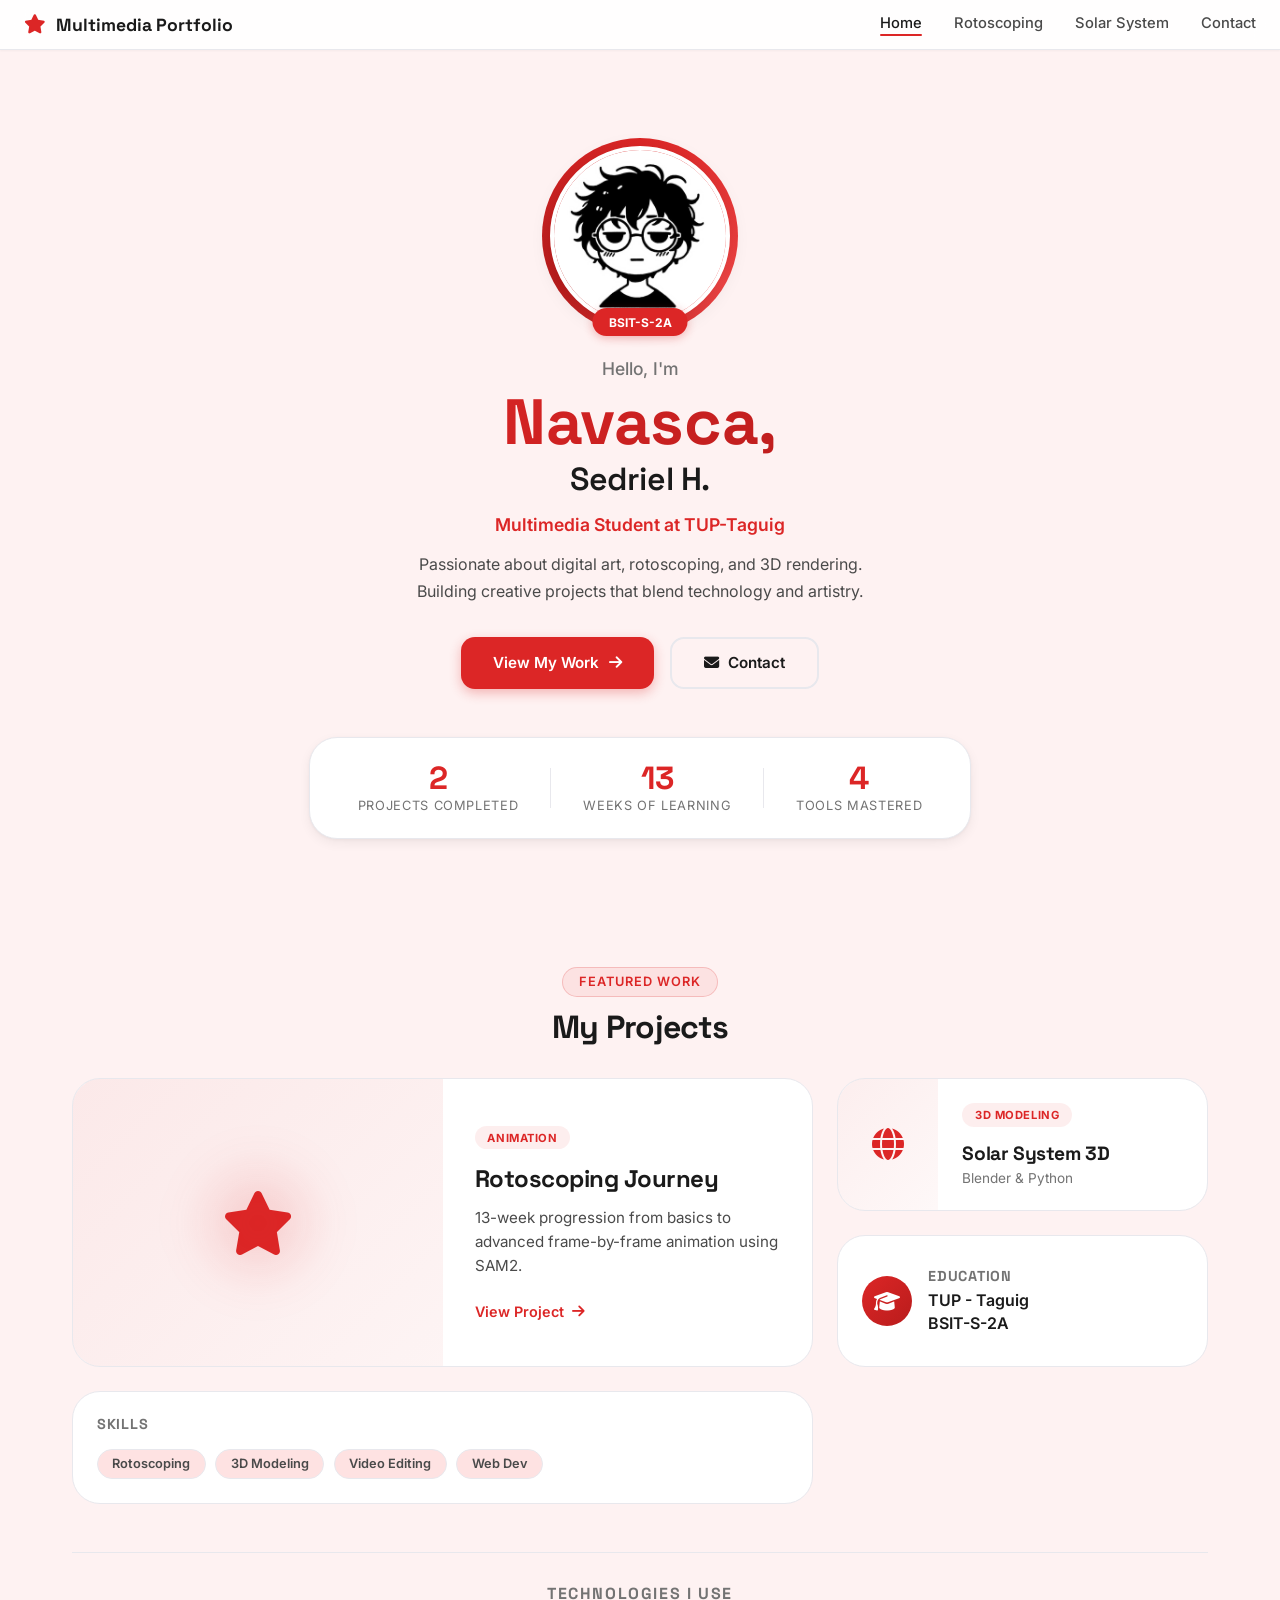
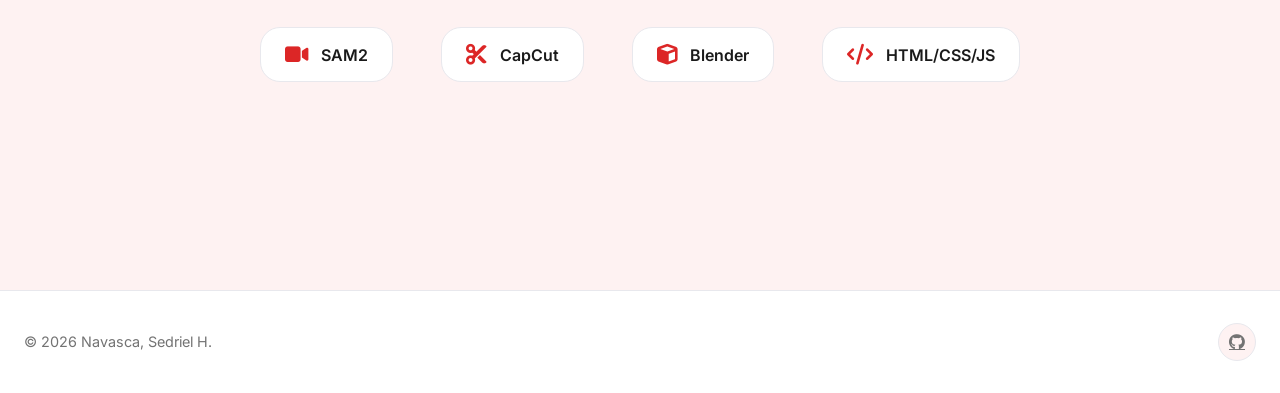
<file: index.html>
<!DOCTYPE html>
<html lang="en">
<head>
  <meta charset="UTF-8">
  <meta name="viewport" content="width=device-width, initial-scale=1.0">
  <meta name="description" content="Multimedia Portfolio — showcasing rotoscoping and 3D solar system animation projects with cutting-edge digital art techniques.">
  <title>Multimedia Portfolio</title>
  <link rel="stylesheet" href="css/style.css">
  <link rel="stylesheet" href="https://cdnjs.cloudflare.com/ajax/libs/font-awesome/6.4.0/css/all.min.css">
</head>
<body>

  <!-- Navbar -->
  <nav class="nav-glass" id="navbar">
    <div class="nav-inner">
      <a href="index.html" class="nav-logo">
        <i class="fas fa-star"></i>
        <span>Multimedia Portfolio</span>
      </a>
      <button class="nav-toggle" id="navToggle" aria-label="Toggle navigation">
        <i class="fas fa-bars"></i>
      </button>
      <div class="nav-links" id="navLinks">
        <a href="index.html" class="active">Home</a>
        <a href="rotoscoping.html">Rotoscoping</a>
        <a href="solar-system.html">Solar System</a>
        <a href="contact.html">Contact</a>
      </div>
    </div>
  </nav>

  <!-- Main Content -->
  <main class="main-unique">
    <!-- ── HERO SECTION ── -->
    <section class="hero-unique">
      <div class="hero-container-unique">
        <!-- Profile Image Circle -->
        <div class="profile-circle-wrap reveal">
          <div class="profile-ring"></div>
          <img class="profile-circle-img" src="images/profile.jpg" alt="Navasca, Sedriel H." />
          <div class="profile-badge-float">BSIT-S-2A</div>
        </div>
        
        <!-- Main Title -->
        <div class="hero-text-unique">
          <p class="hero-greeting reveal">Hello, I'm</p>
          <h1 class="hero-name-unique reveal">
            <span class="name-highlight">Navasca,</span>
            <span class="name-sub">Sedriel H.</span>
          </h1>
          <p class="hero-tagline reveal">Multimedia Student at TUP-Taguig</p>
          <p class="hero-desc-unique reveal">Passionate about digital art, rotoscoping, and 3D rendering. Building creative projects that blend technology and artistry.</p>
          
          <!-- Action Buttons -->
          <div class="hero-actions-unique reveal">
            <a href="rotoscoping.html" class="btn-unique btn-main">
              <span>View My Work</span>
              <i class="fas fa-arrow-right"></i>
            </a>
            <a href="contact.html" class="btn-unique btn-outline-unique">
              <i class="fas fa-envelope"></i>
              <span>Contact</span>
            </a>
          </div>
        </div>
      </div>
      
      <!-- Stats Bar -->
      <div class="stats-bar-unique reveal">
        <div class="stat-bar-item">
          <span class="stat-bar-num">2</span>
          <span class="stat-bar-label">Projects Completed</span>
        </div>
        <div class="stat-divider"></div>
        <div class="stat-bar-item">
          <span class="stat-bar-num">13</span>
          <span class="stat-bar-label">Weeks of Learning</span>
        </div>
        <div class="stat-divider"></div>
        <div class="stat-bar-item">
          <span class="stat-bar-num">4</span>
          <span class="stat-bar-label">Tools Mastered</span>
        </div>
      </div>
    </section>

    <!-- ── BENTO GRID SECTION ── -->
    <section class="bento-section-unique">
      <!-- Projects Grid -->
      <div class="bento-header reveal">
        <span class="bento-eyebrow">Featured Work</span>
        <h2>My Projects</h2>
      </div>
      
      <div class="bento-grid-unique">
        <!-- Large Project Card -->
        <a href="rotoscoping.html" class="bento-card-unique bento-large reveal">
          <div class="bento-card-visual">
            <i class="fas fa-star"></i>
            <div class="bento-card-glow"></div>
          </div>
          <div class="bento-card-content">
            <span class="bento-card-tag">Animation</span>
            <h3>Rotoscoping Journey</h3>
            <p>13-week progression from basics to advanced frame-by-frame animation using SAM2.</p>
            <span class="bento-card-link">View Project <i class="fas fa-arrow-right"></i></span>
          </div>
        </a>
        
        <!-- Small Project Card -->
        <a href="solar-system.html" class="bento-card-unique bento-small reveal">
          <div class="bento-card-visual-sm">
            <i class="fas fa-globe"></i>
          </div>
          <div class="bento-card-content-sm">
            <span class="bento-card-tag">3D Modeling</span>
            <h3>Solar System 3D</h3>
            <p>Blender & Python</p>
          </div>
        </a>
        
        <!-- Info Card -->
        <div class="bento-card-unique bento-info reveal">
          <div class="bento-info-icon">
            <i class="fas fa-graduation-cap"></i>
          </div>
          <div class="bento-info-content">
            <h4>Education</h4>
            <p>TUP - Taguig<br>BSIT-S-2A</p>
          </div>
        </div>
        
        <!-- Skills Card -->
        <div class="bento-card-unique bento-skills reveal">
          <h4>Skills</h4>
          <div class="skills-bento-list">
            <span class="skill-bento-tag">Rotoscoping</span>
            <span class="skill-bento-tag">3D Modeling</span>
            <span class="skill-bento-tag">Video Editing</span>
            <span class="skill-bento-tag">Web Dev</span>
          </div>
        </div>
      </div>
      
      <!-- Tools Section -->
      <div class="tools-section-unique reveal">
        <h3 class="tools-title-unique">Technologies I Use</h3>
        <div class="tools-marquee">
          <div class="tool-marquee-item">
            <i class="fas fa-video"></i>
            <span>SAM2</span>
          </div>
          <div class="tool-marquee-item">
            <i class="fas fa-cut"></i>
            <span>CapCut</span>
          </div>
          <div class="tool-marquee-item">
            <i class="fas fa-cube"></i>
            <span>Blender</span>
          </div>
          <div class="tool-marquee-item">
            <i class="fas fa-code"></i>
            <span>HTML/CSS/JS</span>
          </div>
        </div>
      </div>
    </section>
  </main>

  <!-- Footer -->
  <footer class="footer-glass">
    <div class="footer-inner">
      <p>&copy; <span id="current-year"></span> Navasca, Sedriel H.</p>
      <div class="footer-socials">
        <a href="https://github.com/Raisins69" target="_blank" aria-label="GitHub"><i class="fab fa-github"></i></a>
      </div>
    </div>
  </footer>

  <script>
    // Set current year
    document.getElementById('current-year').textContent = new Date().getFullYear();

    // Mobile nav toggle
    const navToggle = document.getElementById('navToggle');
    const navLinks = document.getElementById('navLinks');
    navToggle.addEventListener('click', () => {
      navLinks.classList.toggle('active');
    });

    // Reveal animation on scroll
    const revealElements = document.querySelectorAll('.reveal');
    
    const revealOnScroll = () => {
      revealElements.forEach(el => {
        const windowHeight = window.innerHeight;
        const elementTop = el.getBoundingClientRect().top;
        const revealPoint = 150;
        
        if (elementTop < windowHeight - revealPoint) {
          el.classList.add('visible');
        }
      });
    };
    
    // Initial check and scroll listener
    revealOnScroll();
    window.addEventListener('scroll', revealOnScroll);
  </script>
</body>
</html>
</file>
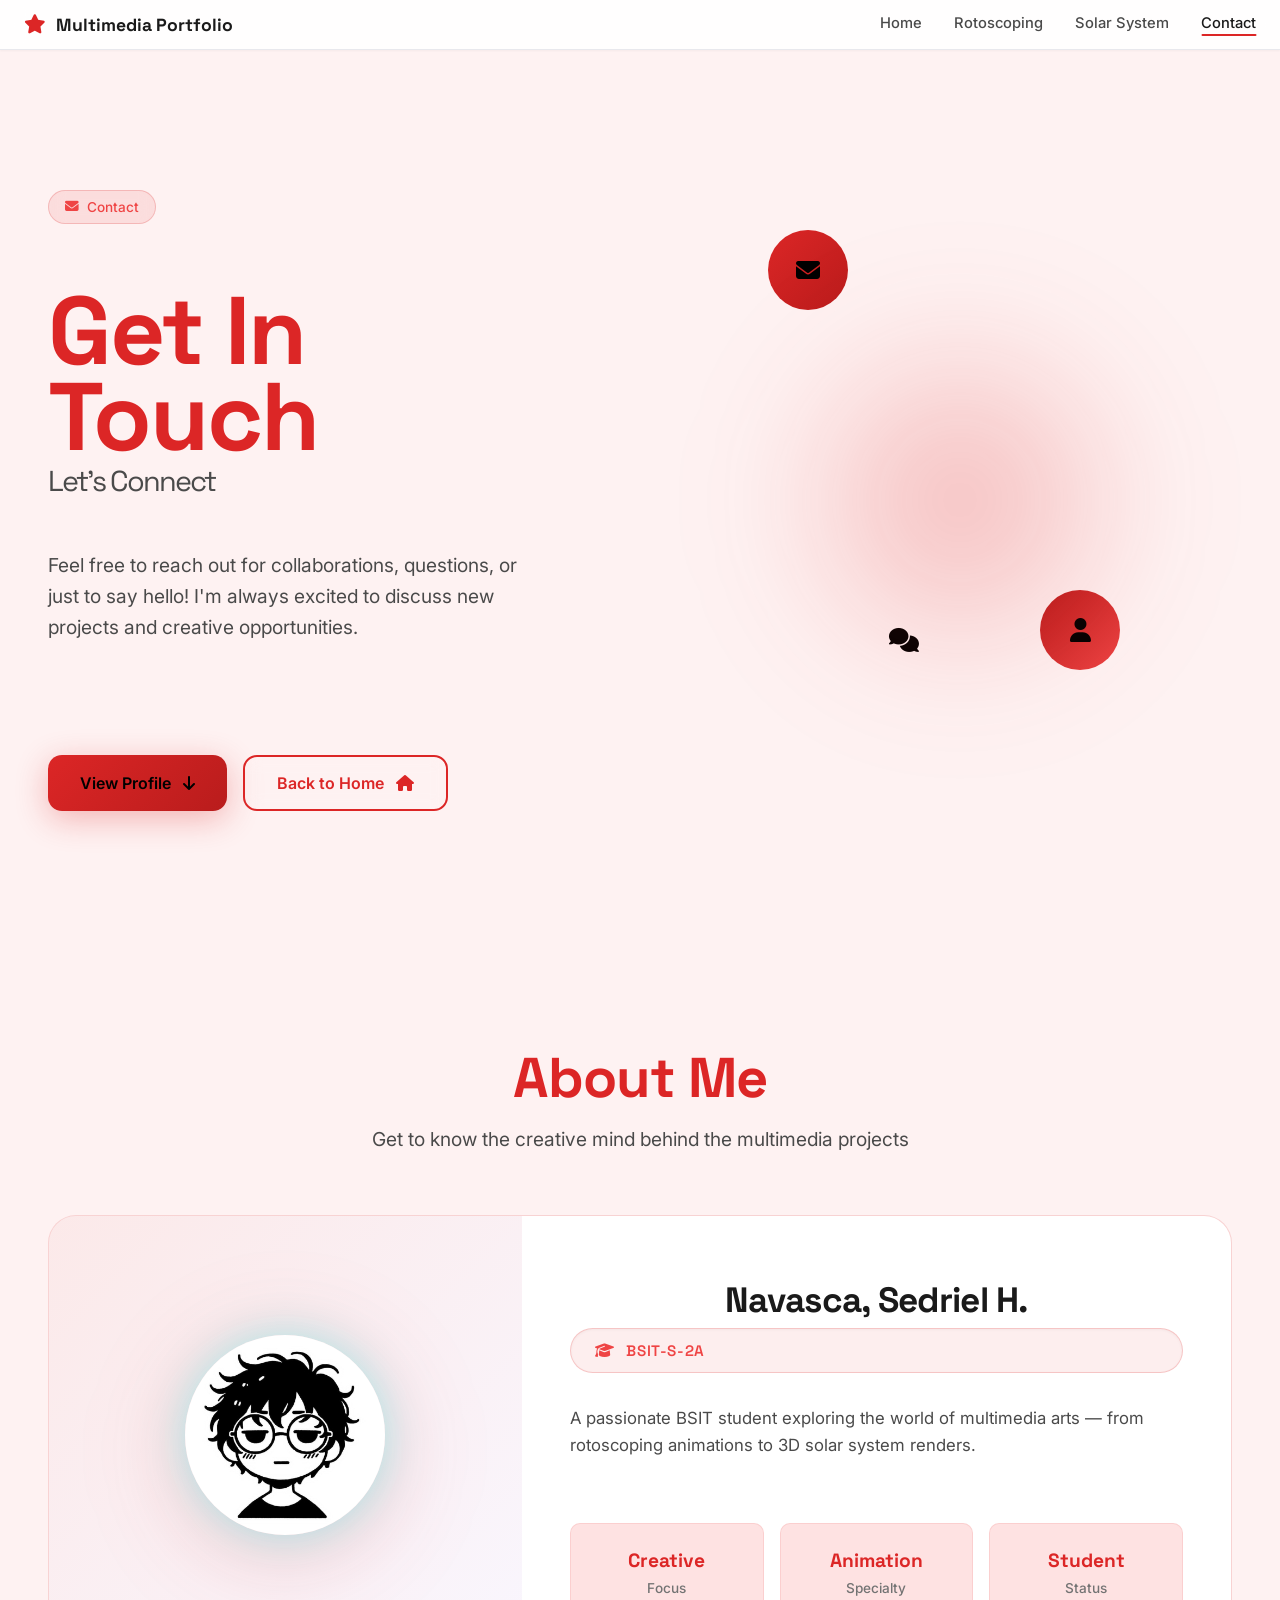
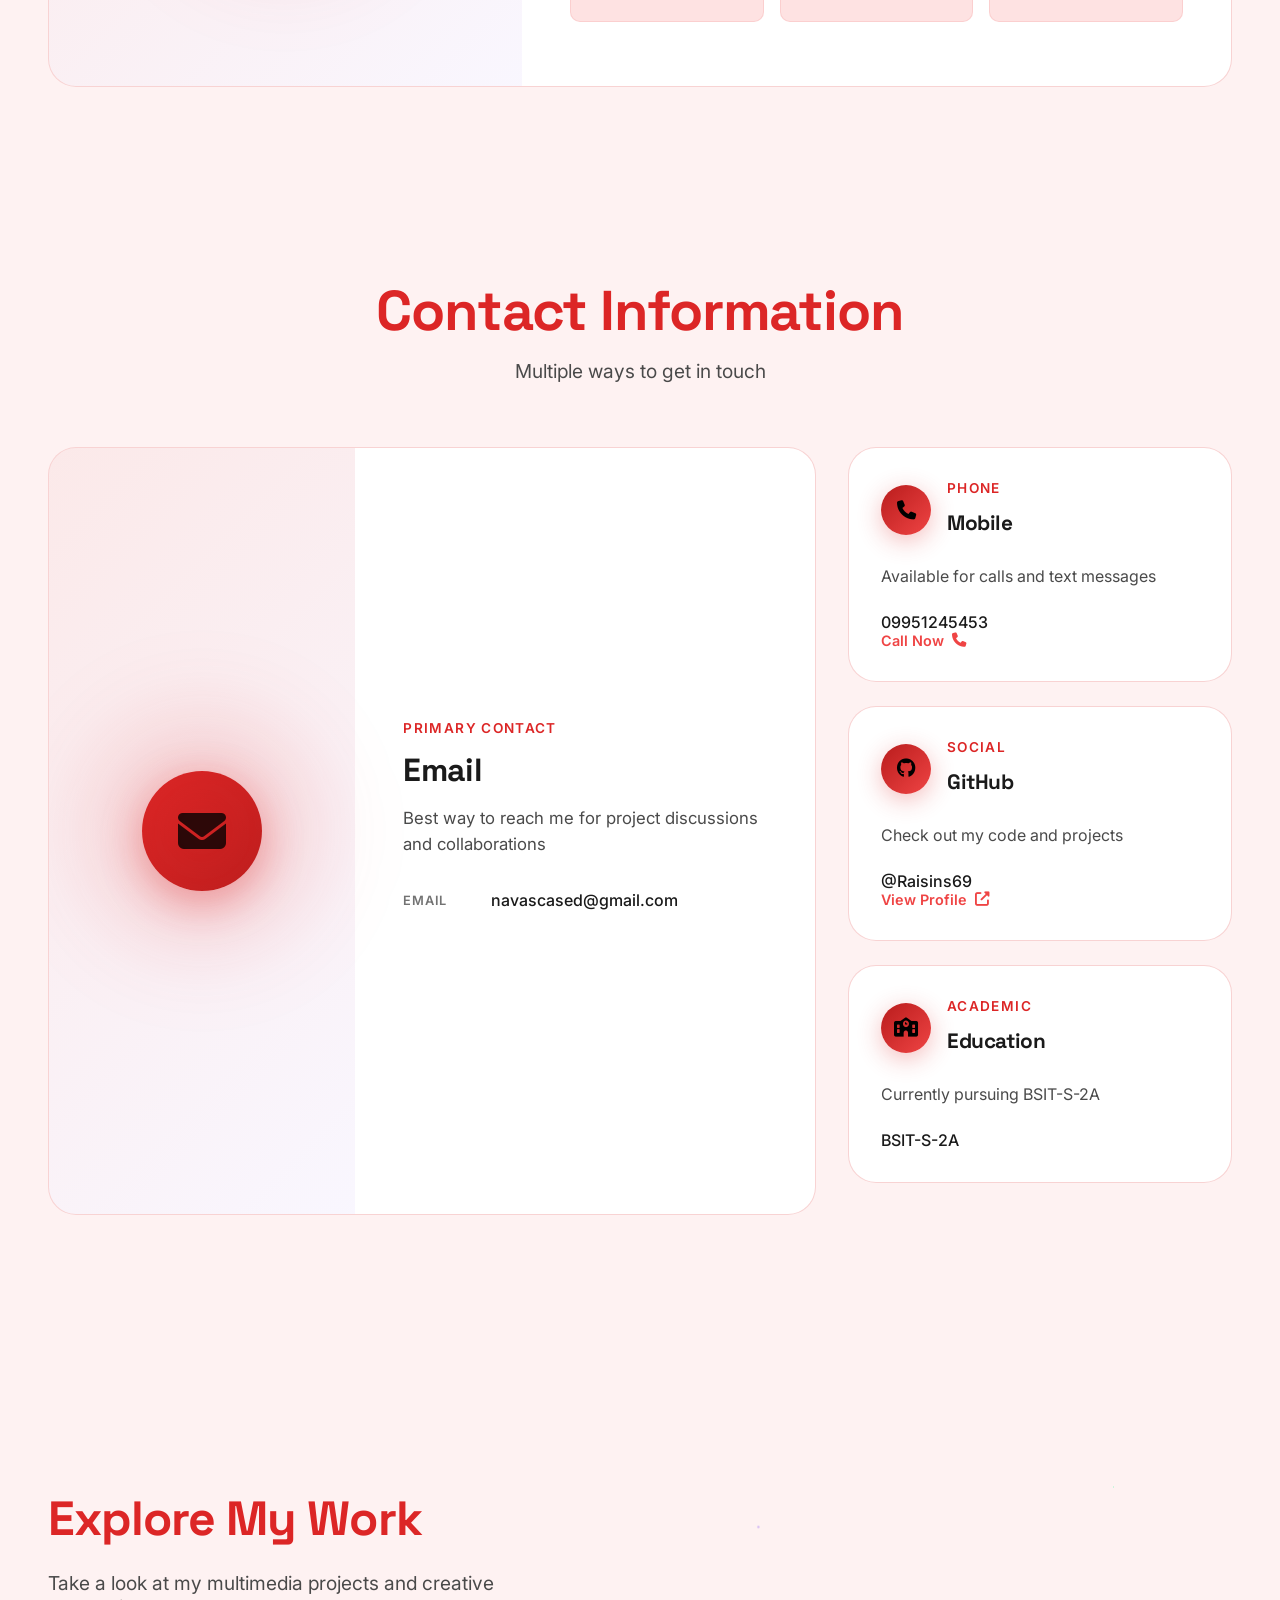
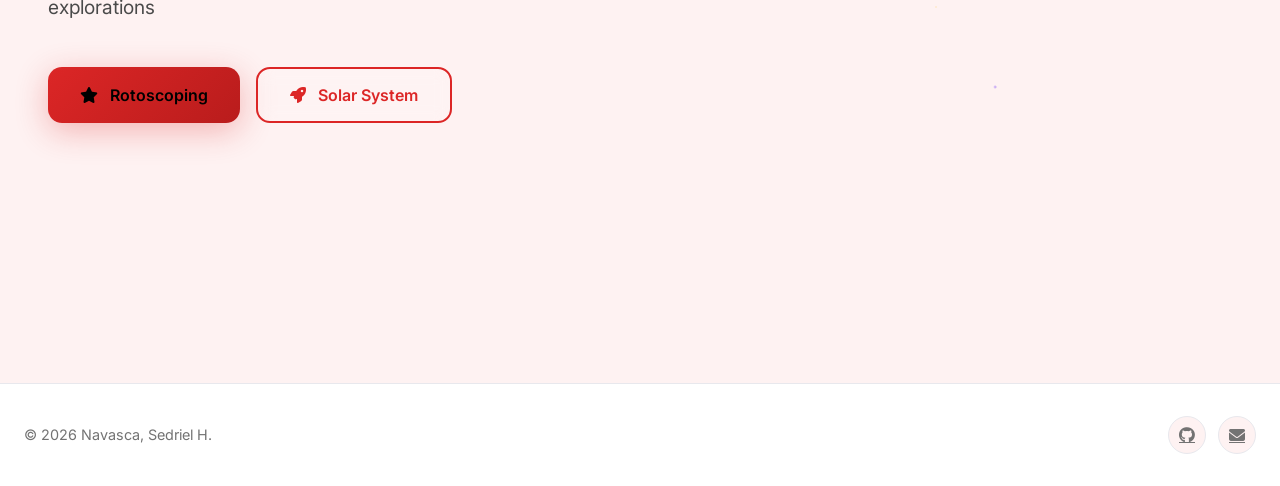
<file: contact.html>
<!DOCTYPE html>
<html lang="en">
<head>
  <meta charset="UTF-8">
  <meta name="viewport" content="width=device-width, initial-scale=1.0">
  <meta name="description" content="Contact Navasca, Sedriel H. — BSIT-S-2A student and multimedia portfolio creator.">
  <!-- <link rel="icon" type="image/x-icon" href="/multimedia/images/favicon.png"> -->
  <title>Contact | Multimedia Portfolio</title>
  <link rel="stylesheet" href="css/style.css">
  <link rel="stylesheet" href="https://cdnjs.cloudflare.com/ajax/libs/font-awesome/6.4.0/css/all.min.css">
  <style>
    /* ---- Contact Page Specific Styles ---- */
    .contact-profile-card {
      max-width: 520px;
      margin: 0 auto;
      text-align: center;
    }

    .profile-picture-wrapper {
      position: relative;
      width: 200px;
      height: 200px;
      margin: 0 auto 2rem;
    }

    .profile-picture-ring {
      position: absolute;
      inset: -6px;
      border-radius: 50%;
      background: linear-gradient(135deg, var(--cyan-neon), var(--magenta-deep), var(--magenta-electric));
      animation: ringRotate 6s linear infinite;
      z-index: 0;
    }

    @keyframes ringRotate {
      from { transform: rotate(0deg); }
      to { transform: rotate(360deg); }
    }

    .profile-picture-ring::before {
      content: '';
      position: absolute;
      inset: 3px;
      border-radius: 50%;
      background: var(--cyber-dark);
    }

    .profile-picture {
      position: relative;
      width: 200px;
      height: 200px;
      border-radius: 50%;
      object-fit: cover;
      z-index: 1;
      box-shadow:
        0 0 40px rgba(0, 255, 255, 0.25),
        0 0 80px rgba(0, 255, 255, 0.08);
      transition: var(--transition-smooth);
    }

    .profile-picture:hover {
      transform: scale(1.04);
      box-shadow:
        0 0 50px rgba(0, 255, 255, 0.35),
        0 0 100px rgba(0, 255, 255, 0.12);
    }

    .profile-name {
      font-family: 'Space Grotesk', sans-serif;
      font-size: 2.2rem;
      font-weight: 800;
      margin-bottom: 0.5rem;
      letter-spacing: -0.02em;
    }

    .profile-section-badge {
      display: inline-flex;
      align-items: center;
      gap: 0.5rem;
      padding: 0.5rem 1.5rem;
      border-radius: var(--radius-full);
      font-size: 0.95rem;
      font-weight: 600;
      font-family: 'Space Grotesk', sans-serif;
      color: var(--cyan-soft);
      background: var(--cyan-faint);
      border: 1px solid rgba(0, 255, 255, 0.2);
      box-shadow: var(--neo-inset);
      letter-spacing: 0.04em;
    }

    .profile-divider {
      width: 80px;
      height: 3px;
      margin: 2rem auto;
      border-radius: 3px;
      background: linear-gradient(90deg, var(--cyan-neon), var(--magenta-deep));
      opacity: 0.5;
    }

    .contact-info-grid {
      display: grid;
      grid-template-columns: 1fr;
      gap: 1rem;
      max-width: 440px;
      margin: 0 auto;
    }

    .contact-info-item {
      display: flex;
      align-items: center;
      gap: 1rem;
      padding: 1rem 1.25rem;
      background: var(--glass-bg);
      backdrop-filter: blur(var(--glass-blur));
      -webkit-backdrop-filter: blur(var(--glass-blur));
      border: 1px solid rgba(0, 255, 255, 0.12);
      border-radius: var(--radius-md);
      box-shadow: var(--neo-flat);
      transition: var(--transition-smooth);
      text-decoration: none;
      color: var(--text-primary);
    }

    .contact-info-item:hover {
      transform: translateY(-3px);
      box-shadow: var(--neo-raised);
      border-color: rgba(0, 255, 255, 0.3);
    }

    .contact-info-item .icon-circle {
      width: 44px;
      height: 44px;
      border-radius: 50%;
      display: flex;
      align-items: center;
      justify-content: center;
      font-size: 1.1rem;
      flex-shrink: 0;
      background: linear-gradient(135deg, var(--cyan-neon), var(--magenta-deep));
      color: #000;
      box-shadow: 0 4px 12px rgba(0, 255, 255, 0.25);
    }

    .contact-info-item .info-text {
      display: flex;
      flex-direction: column;
    }

    .contact-info-item .info-label {
      font-size: 0.75rem;
      color: var(--text-muted);
      text-transform: uppercase;
      letter-spacing: 0.06em;
      font-weight: 600;
    }

    .contact-info-item .info-value {
      font-size: 0.95rem;
      color: var(--text-primary);
      font-weight: 500;
    }

    /* Floating particles behind profile card */
    .contact-particles {
      position: absolute;
      inset: 0;
      pointer-events: none;
      overflow: hidden;
      border-radius: inherit;
    }

    .contact-particles .particle {
      position: absolute;
      border-radius: 50%;
      opacity: 0.08;
      animation: particleFloat 8s ease-in-out infinite;
    }

    @keyframes particleFloat {
      0%, 100% { transform: translateY(0) scale(1); }
      50% { transform: translateY(-20px) scale(1.15); }
    }
  </style>
</head>
<body>

  <!-- Navbar -->
  <nav class="nav-glass" id="navbar">
    <div class="nav-inner">
      <a href="index.html" class="nav-logo">
        <i class="fas fa-star"></i>
        <span>Multimedia Portfolio</span>
      </a>
      <button class="nav-toggle" id="navToggle" aria-label="Toggle navigation">
        <i class="fas fa-bars"></i>
      </button>
      <div class="nav-links" id="navLinks">
        <a href="index.html">Home</a>
        <a href="rotoscoping.html">Rotoscoping</a>
        <a href="solar-system.html">Solar System</a>
        <a href="contact.html" class="active">Contact</a>
      </div>
    </div>
  </nav>

  <!-- New Dynamic Layout -->
  <div class="dynamic-layout">
    
    <!-- Split Hero Section -->
    <section class="split-hero">
      <div class="hero-left">
        <div class="hero-content">
          <div class="hero-badge">
            <i class="fas fa-envelope"></i>
            <span>Contact</span>
          </div>
          <h1 class="hero-title">
            <span class="gradient-text">Get In Touch</span>
            <span class="hero-subtitle">Let's Connect</span>
          </h1>
          <p class="hero-description">
            Feel free to reach out for collaborations, questions, or just to say hello! I'm always excited to discuss new projects and creative opportunities.
          </p>
          <div class="hero-actions">
            <a href="#profile" class="btn-modern btn-primary">
              <span>View Profile</span>
              <i class="fas fa-arrow-down"></i>
            </a>
            <a href="index.html" class="btn-modern btn-outline">
              <span>Back to Home</span>
              <i class="fas fa-home"></i>
            </a>
          </div>
        </div>
      </div>
      <div class="hero-right">
        <div class="hero-visual">
          <div class="floating-elements">
            <div class="float-element element-1">
              <i class="fas fa-envelope"></i>
            </div>
            <div class="float-element element-2">
              <i class="fas fa-user"></i>
            </div>
            <div class="float-element element-3">
              <i class="fas fa-comments"></i>
            </div>
          </div>
          <div class="hero-glow"></div>
        </div>
      </div>
    </section>

    <!-- Profile Section -->
    <section id="profile" class="profile-section">
      <div class="profile-header">
        <h2 class="profile-title">
          <span class="gradient-text">About Me</span>
        </h2>
        <p class="profile-subtitle">Get to know the creative mind behind the multimedia projects</p>
      </div>
      
      <div class="profile-container">
        <div class="profile-main">
          <div class="profile-visual">
            <div class="profile-picture-wrapper">
              <div class="profile-picture-ring"></div>
              <img 
                src="images/profile.jpg" 
                alt="Navasca, Sedriel H. — Profile Picture" 
                class="profile-picture"
              >
            </div>
            <div class="profile-glow"></div>
          </div>
          <div class="profile-content">
            <h3 class="profile-name">Navasca, Sedriel H.</h3>
            <div class="profile-badge">
              <i class="fas fa-graduation-cap"></i>
              <span>BSIT-S-2A</span>
            </div>
            <p class="profile-desc">
              A passionate BSIT student exploring the world of multimedia arts — from rotoscoping animations to 3D solar system renders.
            </p>
            <div class="profile-stats">
              <div class="profile-stat">
                <span class="stat-number">Creative</span>
                <span class="stat-label">Focus</span>
              </div>
              <div class="profile-stat">
                <span class="stat-number">Animation</span>
                <span class="stat-label">Specialty</span>
              </div>
              <div class="profile-stat">
                <span class="stat-number">Student</span>
                <span class="stat-label">Status</span>
              </div>
            </div>
          </div>
        </div>
      </div>
    </section>

    <!-- Contact Info Section -->
    <section class="contact-info-section">
      <div class="contact-info-header">
        <h2 class="contact-info-title">
          <span class="gradient-text">Contact Information</span>
        </h2>
        <p class="contact-info-subtitle">Multiple ways to get in touch</p>
      </div>
      
      <div class="contact-grid">
        <div class="contact-card-large">
          <div class="contact-visual">
            <div class="contact-icon-large">
              <i class="fas fa-envelope"></i>
            </div>
            <div class="contact-glow"></div>
          </div>
          <div class="contact-content">
            <div class="contact-category">Primary Contact</div>
            <h3 class="contact-title">Email</h3>
            <p class="contact-desc">
              Best way to reach me for project discussions and collaborations
            </p>
            <div class="contact-details">
              <div class="contact-detail">
                <span class="detail-label">Email</span>
                <span class="detail-value">navascased@gmail.com</span>
              </div>
            </div>
          </div>
        </div>

        <div class="contact-cards-grid">
          <div class="contact-card-vertical">
            <div class="contact-header">
              <div class="contact-icon-small">
                <i class="fas fa-phone"></i>
              </div>
              <div class="contact-meta">
                <span class="contact-category">Phone</span>
                <h3 class="contact-title-small">Mobile</h3>
              </div>
            </div>
            <p class="contact-desc-small">
              Available for calls and text messages
            </p>
            <div class="contact-details-small">
              <span class="detail-value">09951245453</span>
            </div>
            <a href="tel:09951245453" class="contact-link-small">
              <span>Call Now</span>
              <i class="fas fa-phone"></i>
            </a>
          </div>

          <div class="contact-card-vertical">
            <div class="contact-header">
              <div class="contact-icon-small">
                <i class="fab fa-github"></i>
              </div>
              <div class="contact-meta">
                <span class="contact-category">Social</span>
                <h3 class="contact-title-small">GitHub</h3>
              </div>
            </div>
            <p class="contact-desc-small">
              Check out my code and projects
            </p>
            <div class="contact-details-small">
              <span class="detail-value">@Raisins69</span>
            </div>
            <a href="https://github.com/Raisins69" target="_blank" rel="noopener noreferrer" class="contact-link-small">
              <span>View Profile</span>
              <i class="fas fa-external-link-alt"></i>
            </a>
          </div>

          <div class="contact-card-vertical">
            <div class="contact-header">
              <div class="contact-icon-small">
                <i class="fas fa-school"></i>
              </div>
              <div class="contact-meta">
                <span class="contact-category">Academic</span>
                <h3 class="contact-title-small">Education</h3>
              </div>
            </div>
            <p class="contact-desc-small">
              Currently pursuing BSIT-S-2A
            </p>
            <div class="contact-details-small">
              <span class="detail-value">BSIT-S-2A</span>
            </div>
          </div>
        </div>
      </div>
    </section>

    <!-- CTA Section -->
    <section class="cta-section">
      <div class="cta-content">
        <div class="cta-text">
          <h2 class="cta-title">
            <span class="gradient-text">Explore My Work</span>
          </h2>
          <p class="cta-description">
            Take a look at my multimedia projects and creative explorations
          </p>
        </div>
        <div class="cta-buttons">
          <a href="rotoscoping.html" class="cta-btn primary">
            <i class="fas fa-star"></i>
            <span>Rotoscoping</span>
          </a>
          <a href="solar-system.html" class="cta-btn secondary">
            <i class="fas fa-rocket"></i>
            <span>Solar System</span>
          </a>
        </div>
      </div>
      <div class="cta-visual">
        <div class="cta-particles"></div>
      </div>
    </section>
  </div>

  <!-- Footer -->
  <footer class="footer-glass">
    <div class="footer-inner">
      <p>&copy; <span id="current-year"></span> Navasca, Sedriel H.</p>
      <div class="footer-socials">
        <a href="https://github.com/Raisins69" target="_blank" aria-label="GitHub"><i class="fab fa-github"></i></a>
        <a href="navascased@gmail.com" aria-label="Email"><i class="fas fa-envelope"></i></a>
      </div>
    </div>
  </footer>

  <script>
    // Set current year
    document.getElementById('current-year').textContent = new Date().getFullYear();

    // Mobile nav toggle
    const navToggle = document.getElementById('navToggle');
    const navLinks = document.getElementById('navLinks');
    navToggle.addEventListener('click', () => {
      navLinks.classList.toggle('active');
    });
  </script>
</body>
</html>
</file>
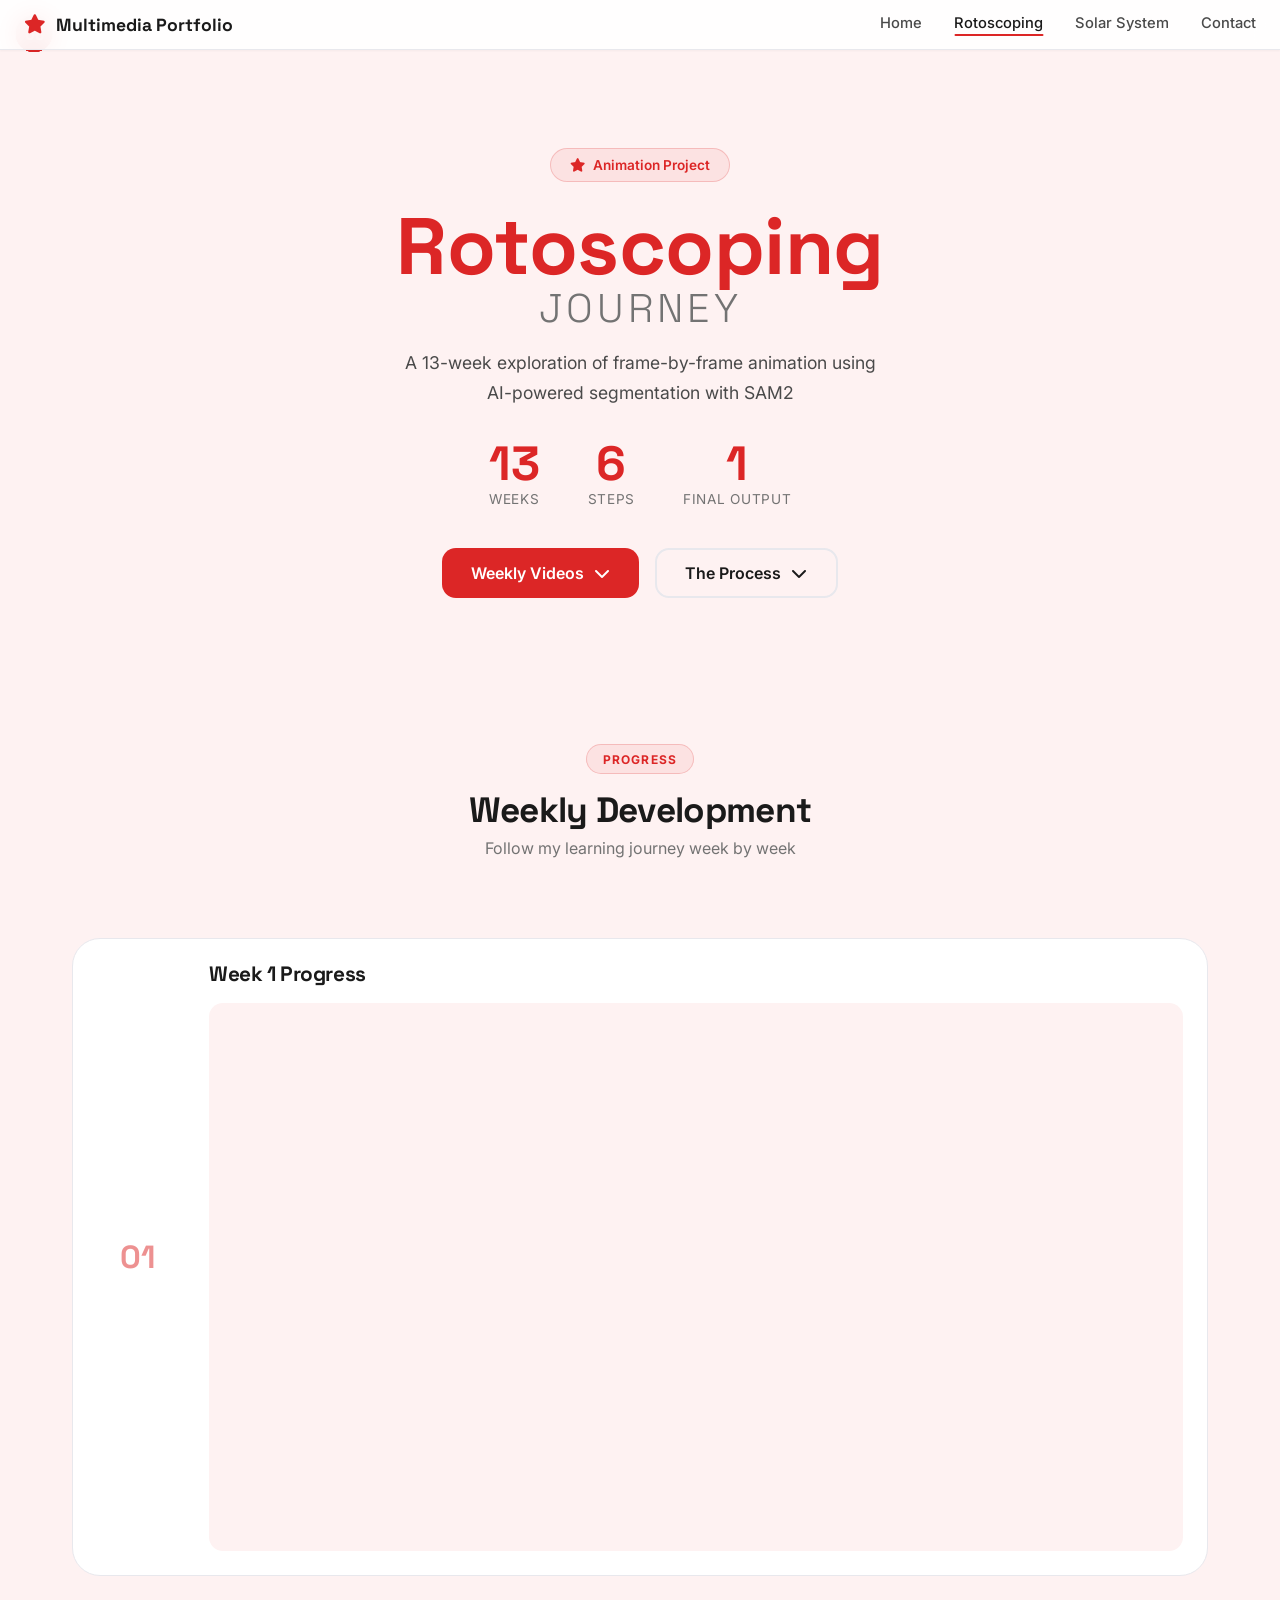
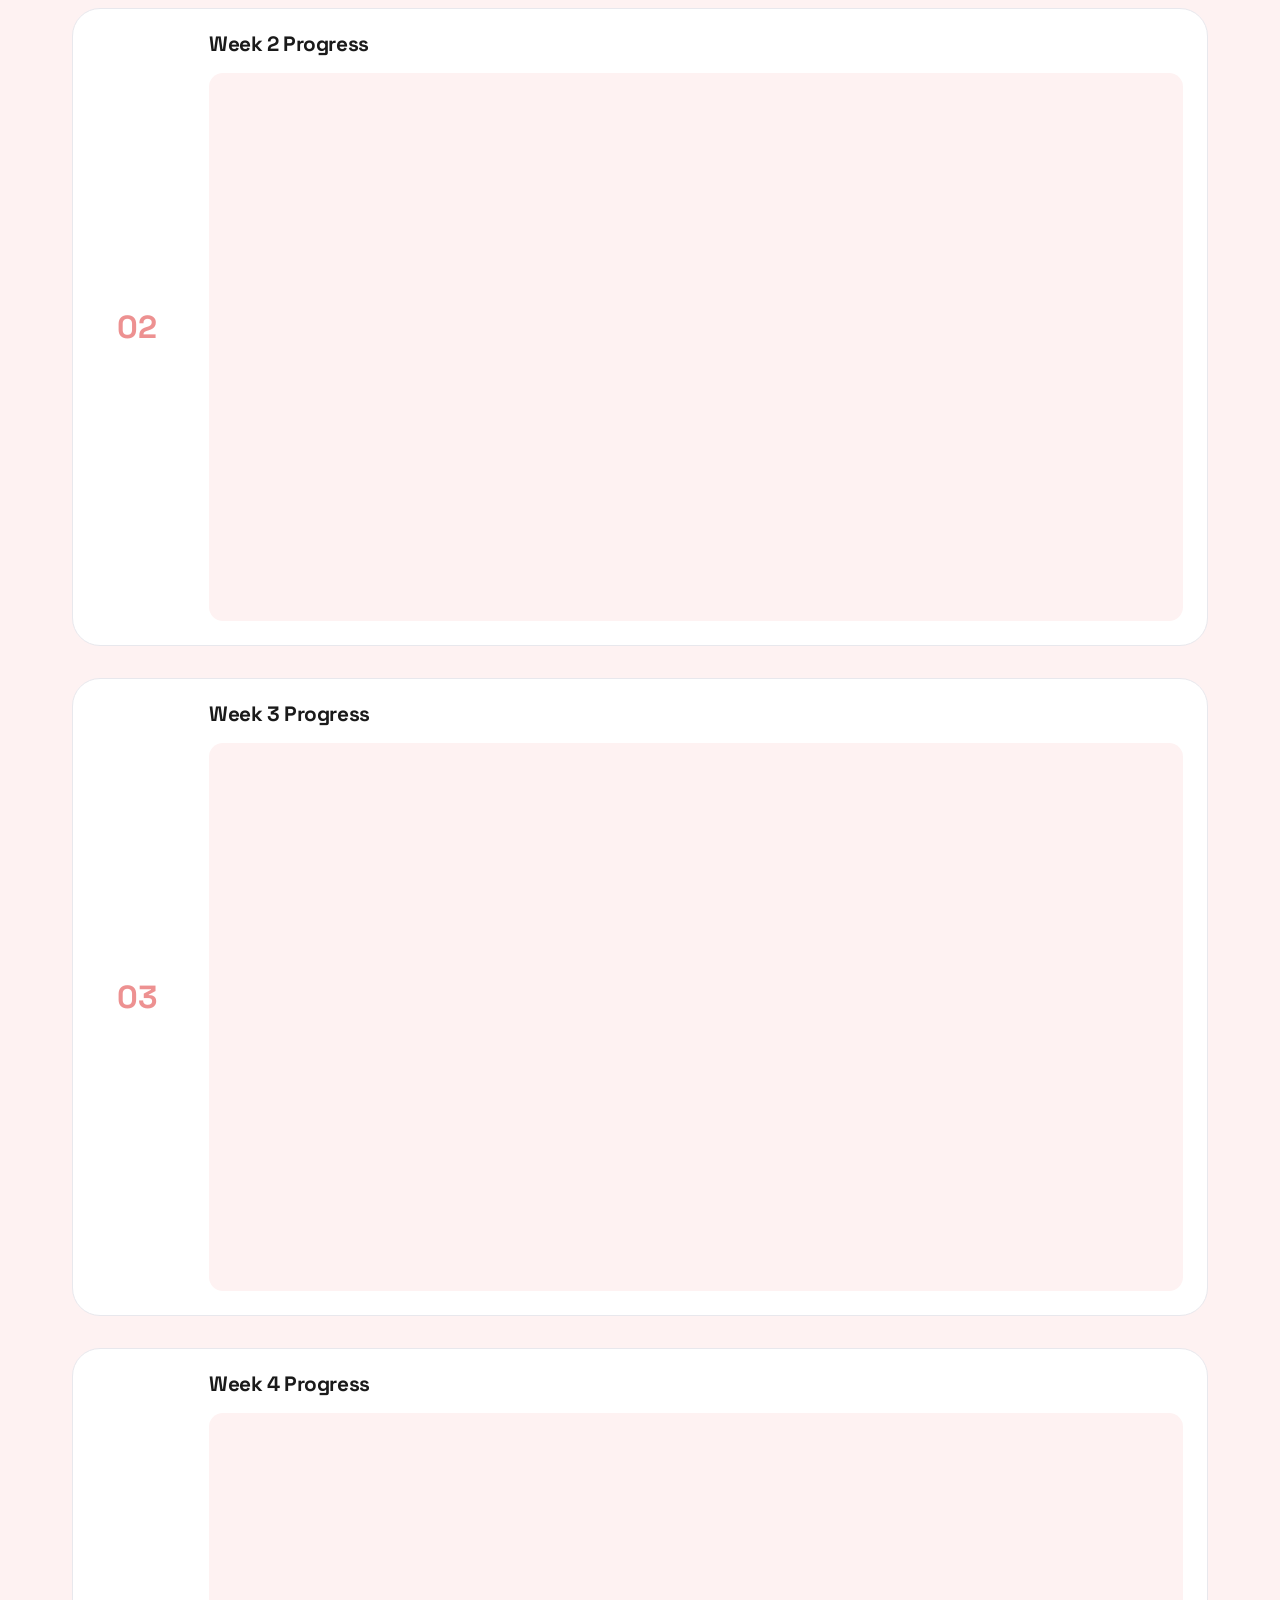
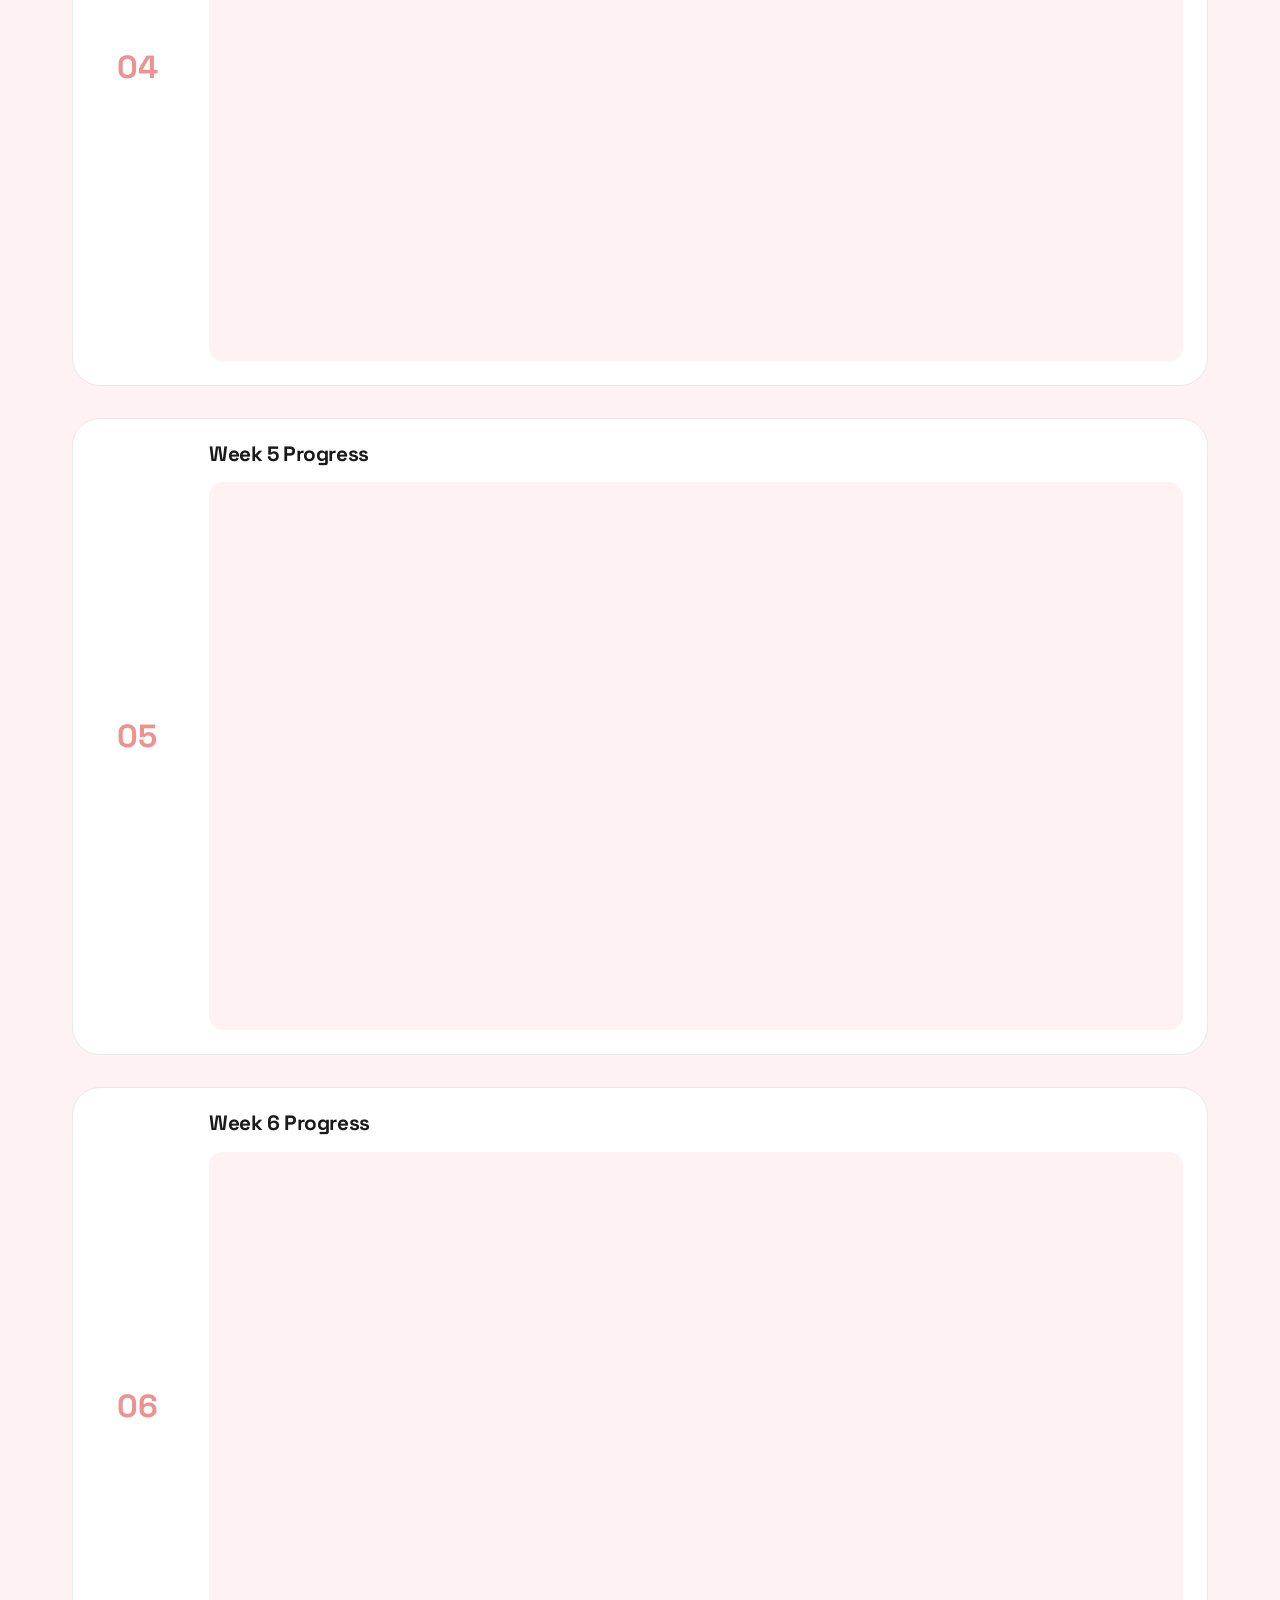
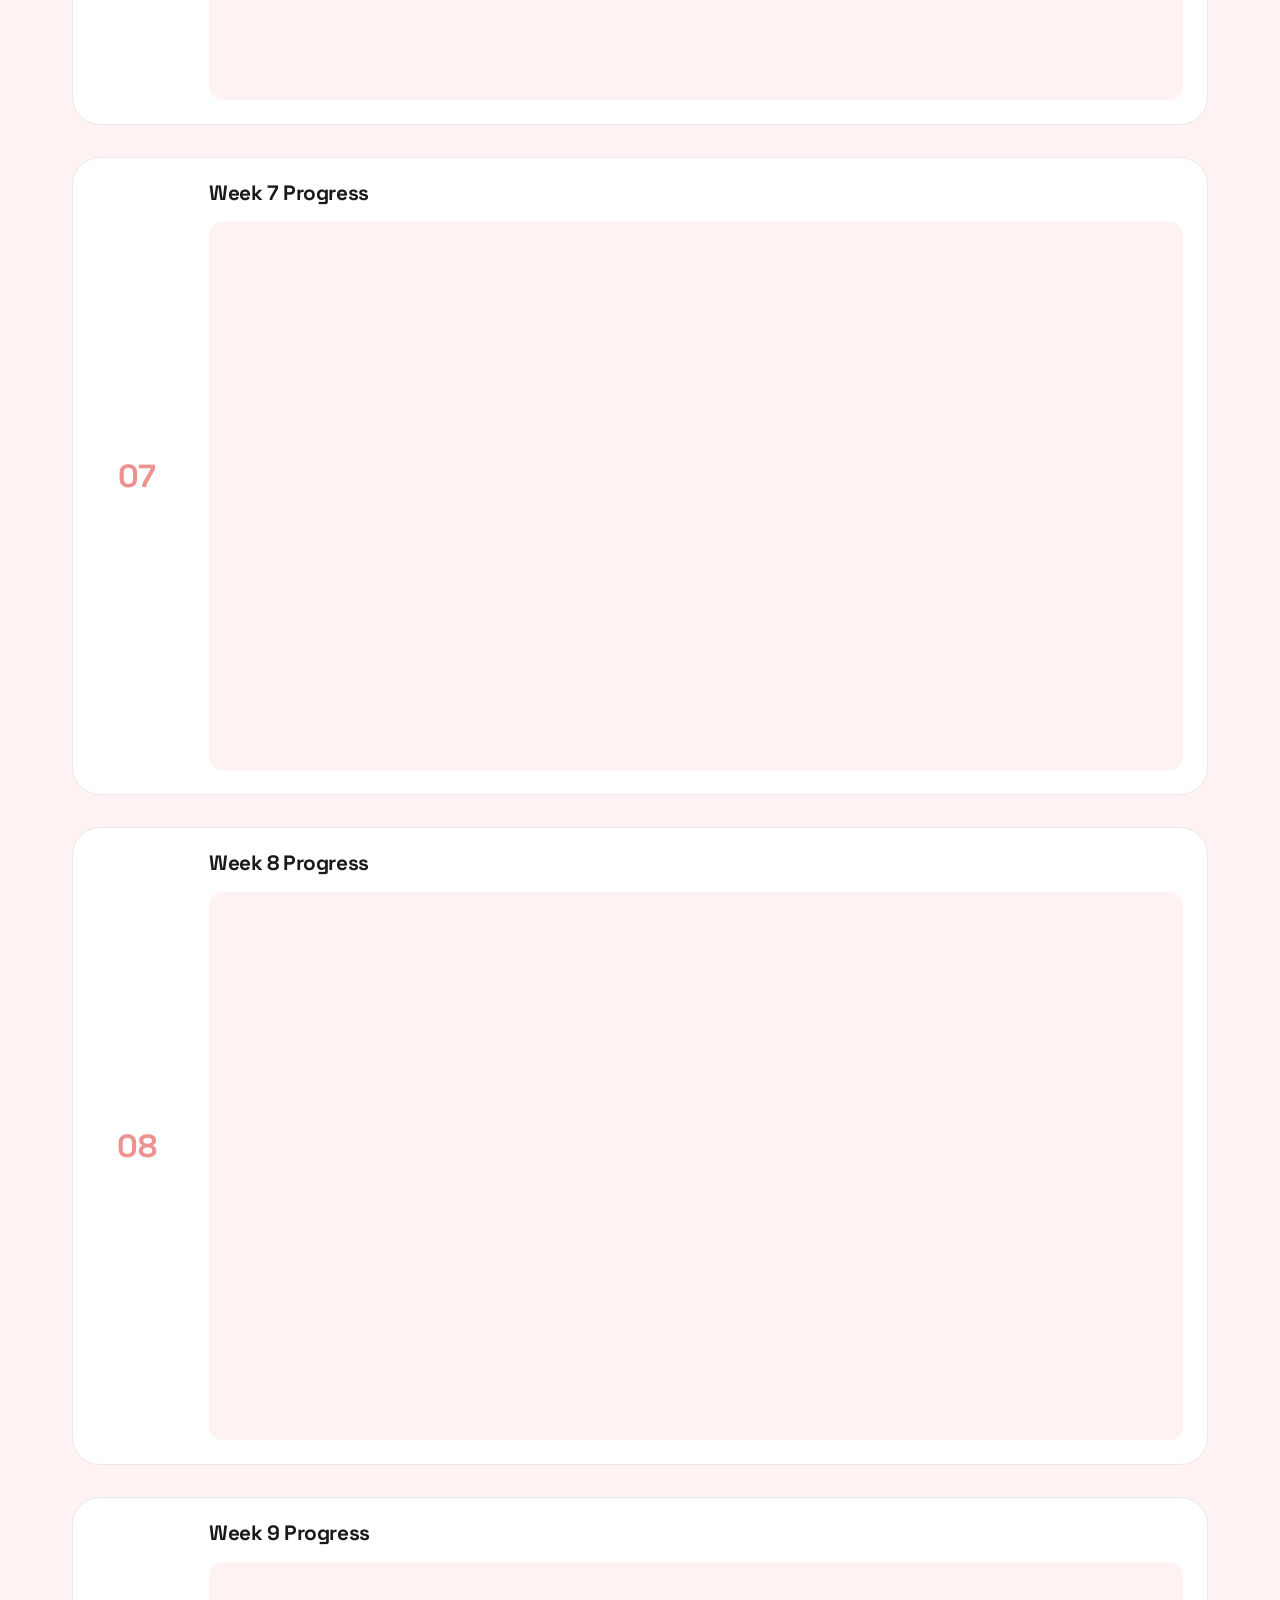
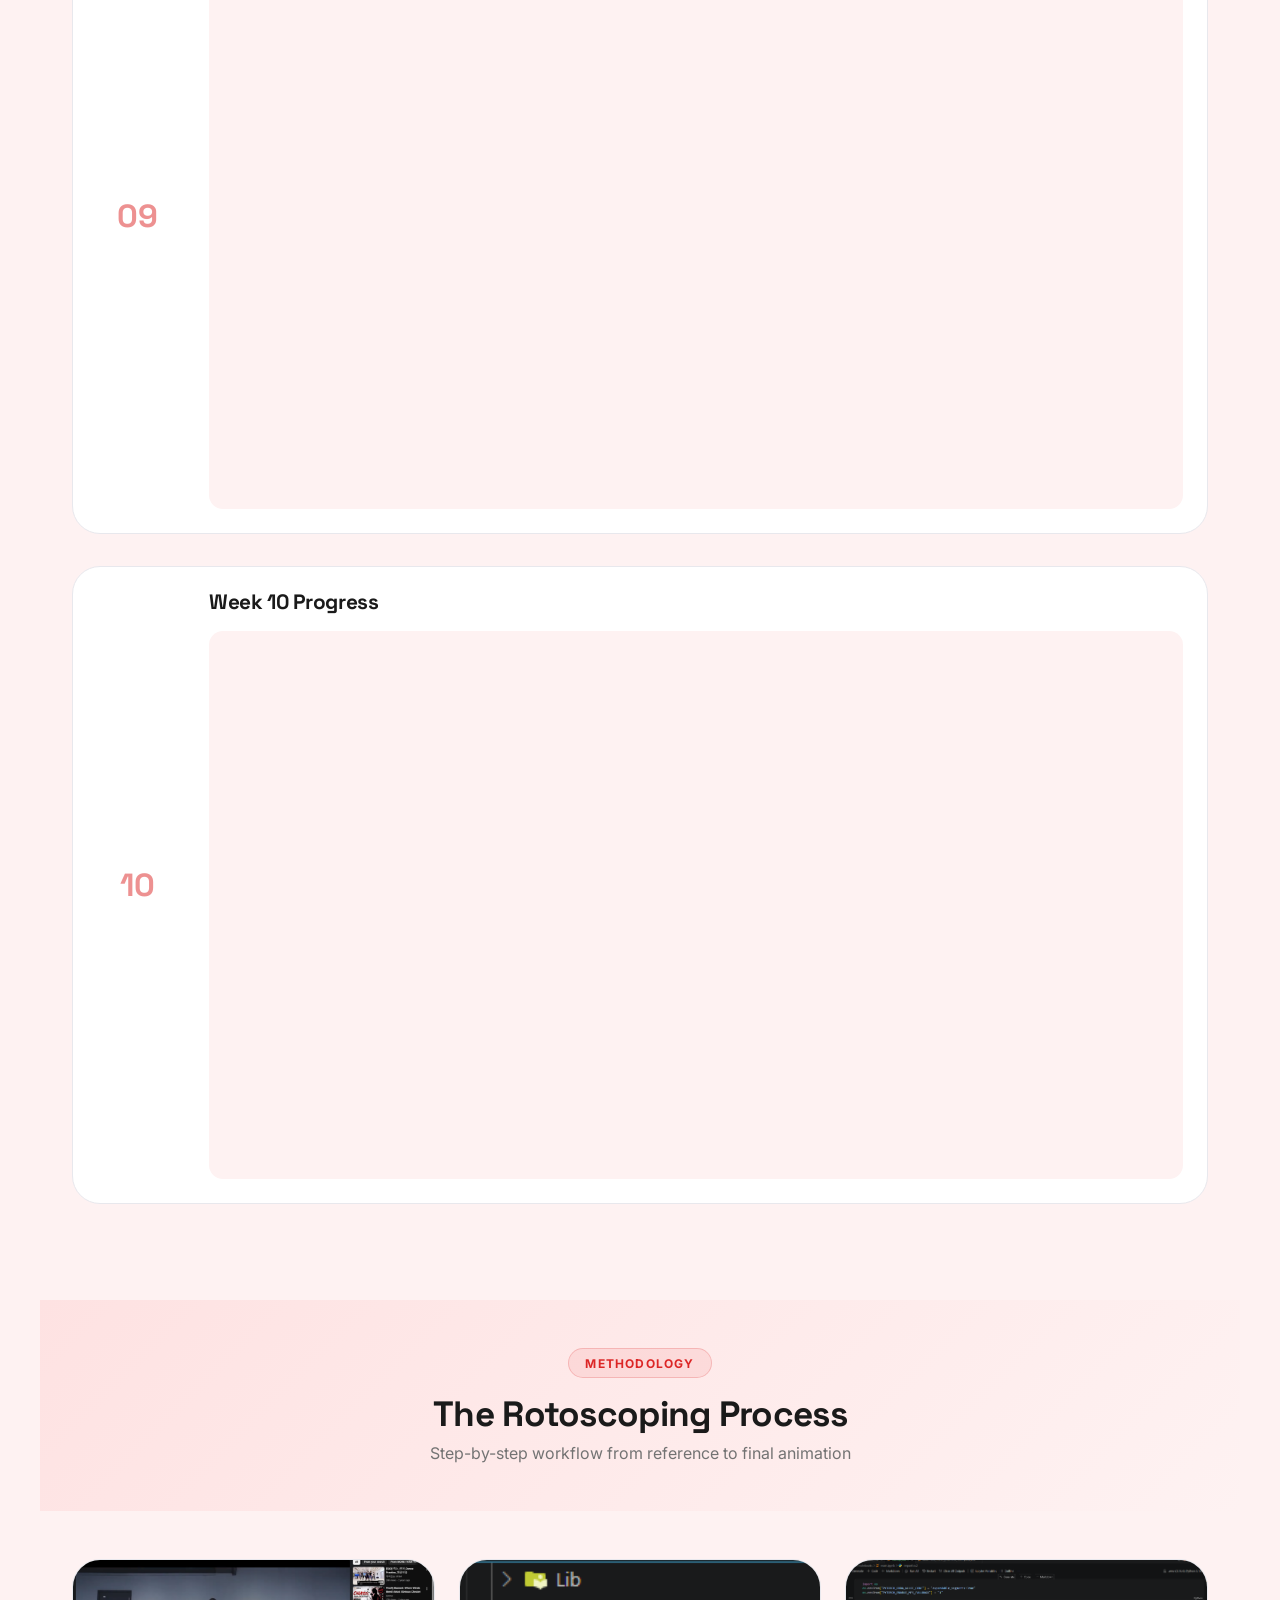
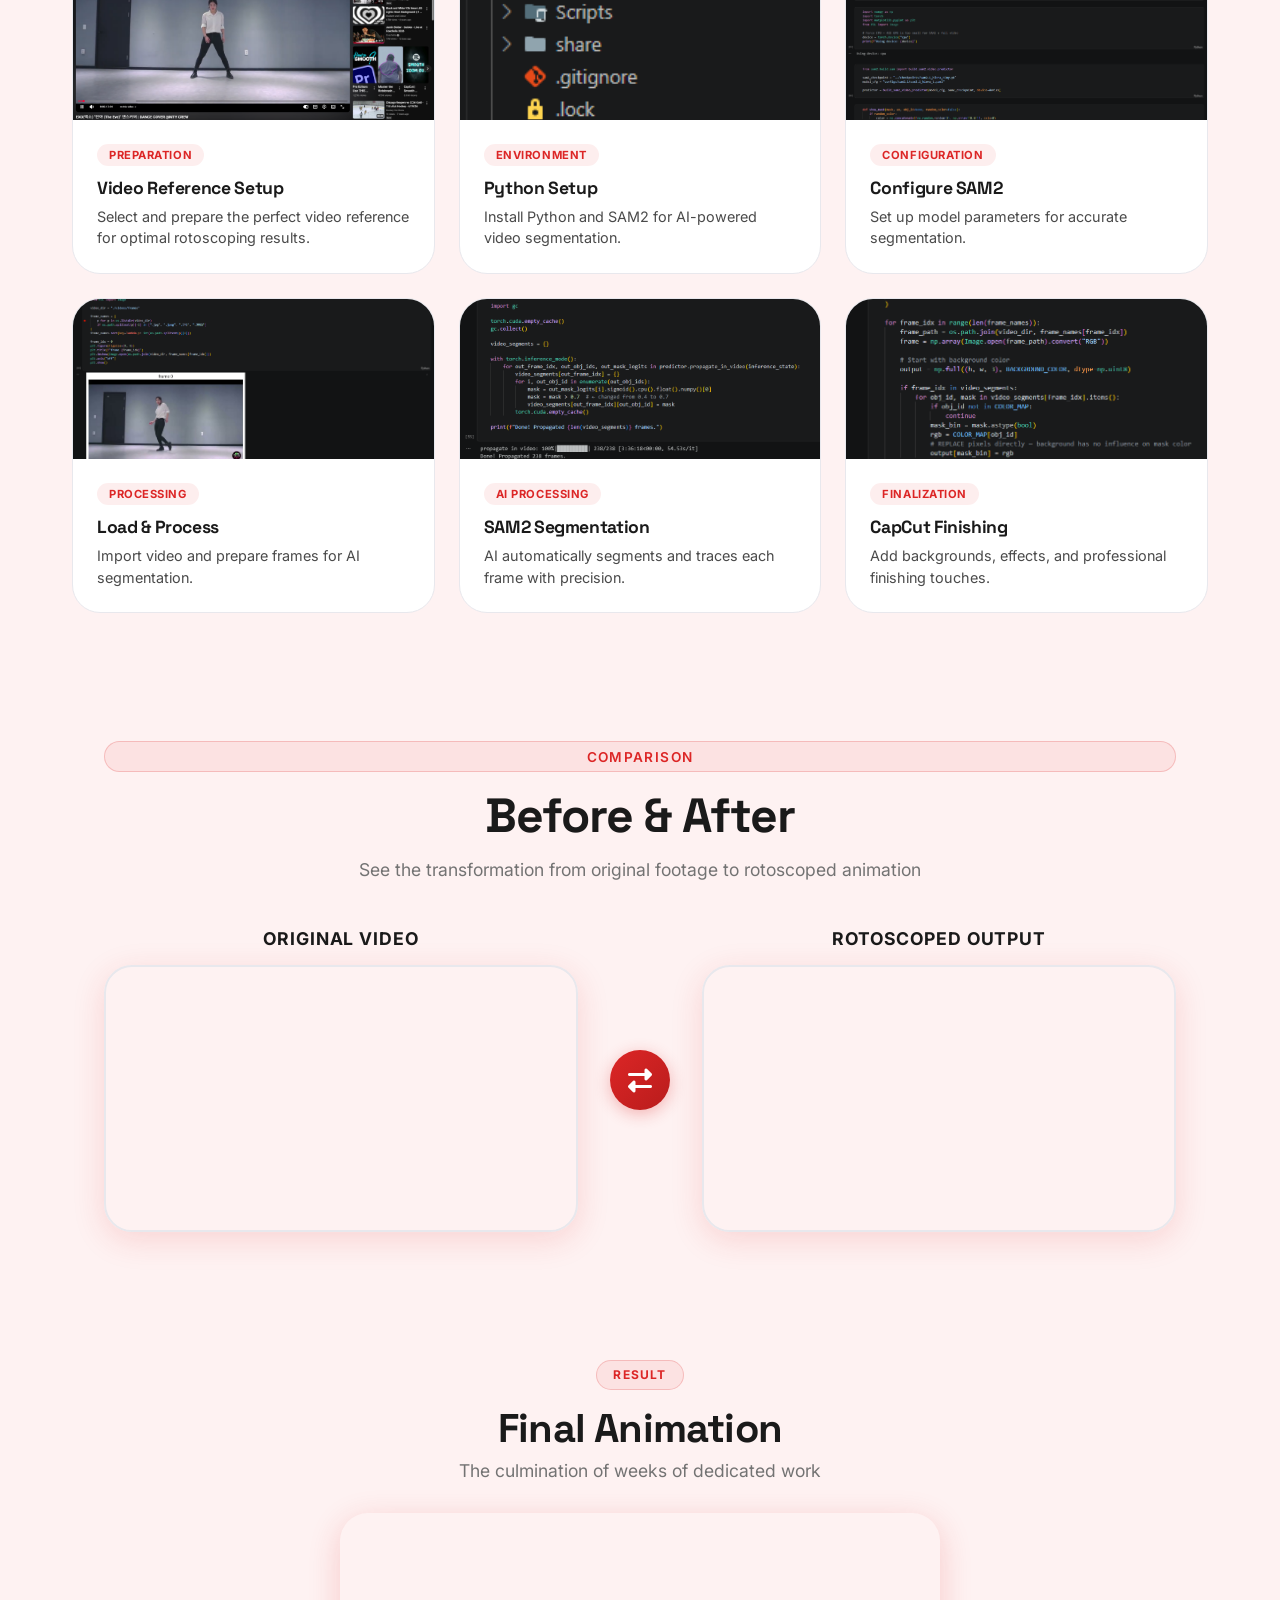
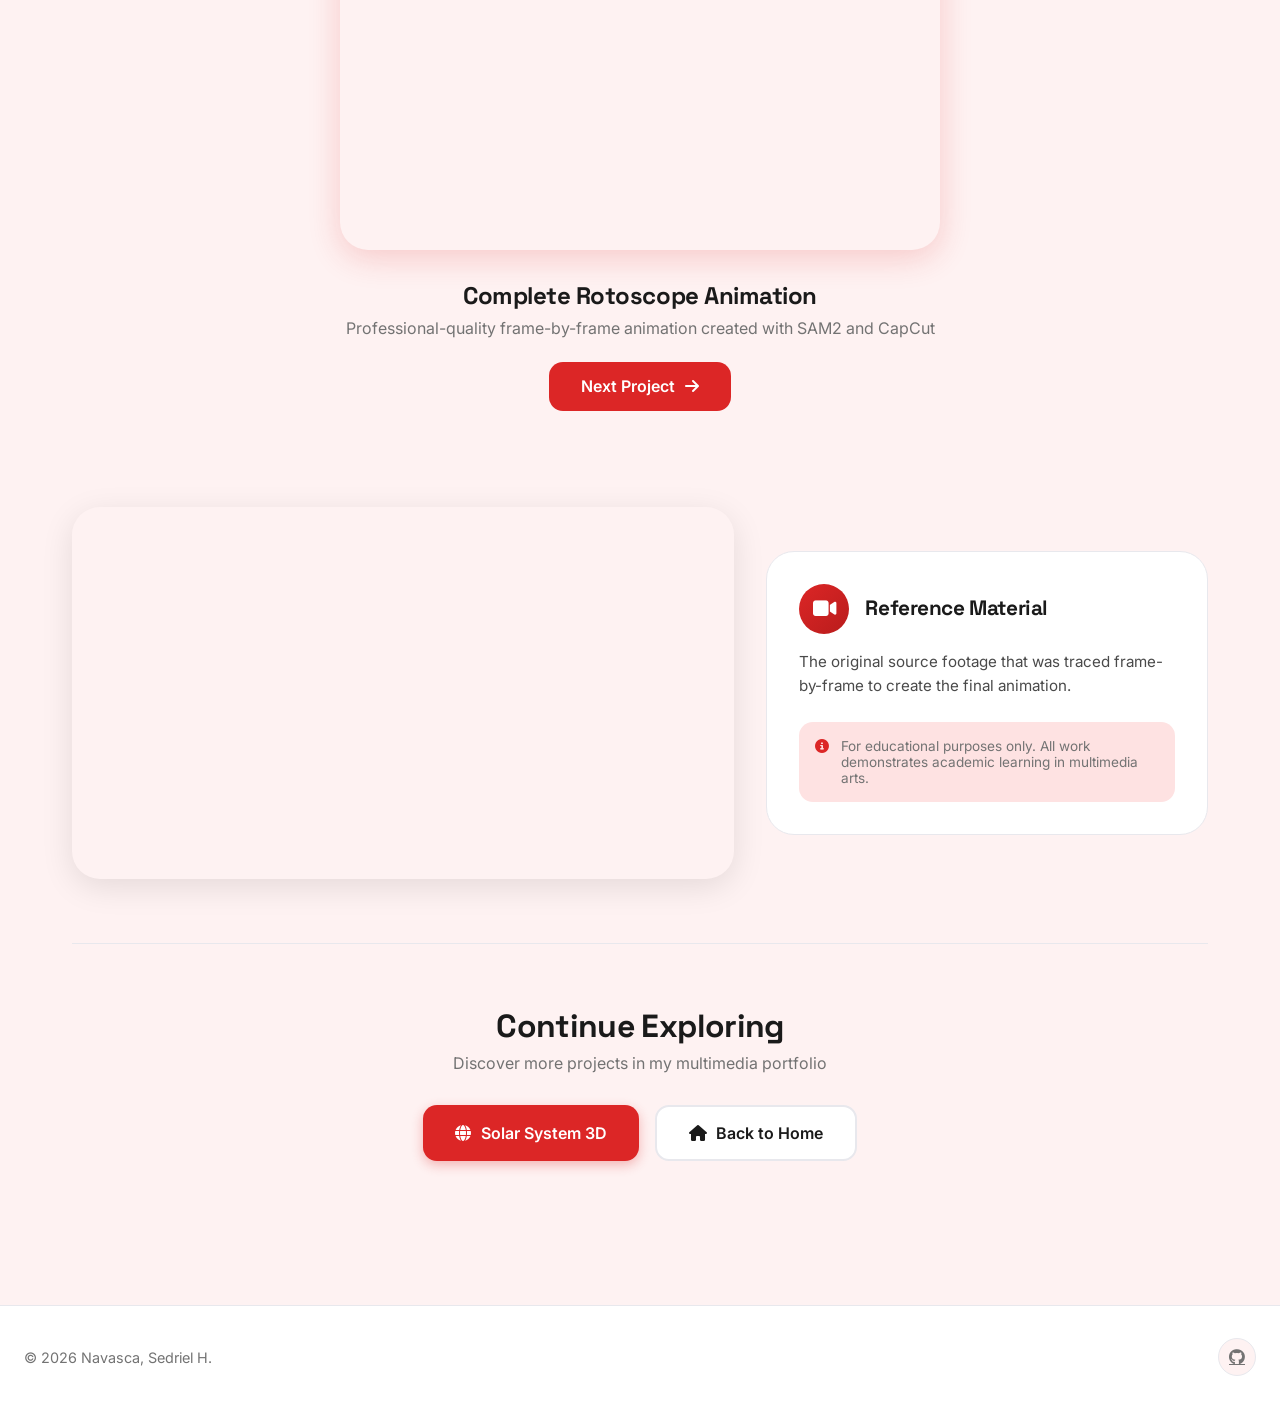
<file: rotoscoping.html>
<!DOCTYPE html>
<html lang="en">

<head>
  <meta charset="UTF-8">
  <meta name="viewport" content="width=device-width, initial-scale=1.0">
  <meta name="description"
    content="Rotoscoping Progress — follow the week-by-week development of animation skills from basic rotoscoping to polished final animations.">
  <!-- <link rel="icon" type="image/x-icon" href="/multimedia/images/favicon.png"> -->
  <title>Rotoscoping Progress | Multimedia Portfolio</title>
  <link rel="stylesheet" href="css/style.css?v=red2">
  <link rel="stylesheet" href="https://cdnjs.cloudflare.com/ajax/libs/font-awesome/6.4.0/css/all.min.css">
</head>

<body>

  <!-- Navbar -->
  <nav class="nav-glass" id="navbar">
    <div class="nav-inner">
      <a href="index.html" class="nav-logo">
        <i class="fas fa-star"></i>
        <span>Multimedia Portfolio</span>
      </a>
      <button class="nav-toggle" id="navToggle" aria-label="Toggle navigation">
        <i class="fas fa-bars"></i>
      </button>
      <div class="nav-links" id="navLinks">
        <a href="index.html">Home</a>
        <a href="rotoscoping.html" class="active">Rotoscoping</a>
        <a href="solar-system.html">Solar System</a>
        <a href="contact.html">Contact</a>
      </div>
    </div>
  </nav>

  <!-- Unique Layout -->
  <div class="roto-unique-layout">
    
    <!-- Full-width Hero -->
    <section class="roto-hero-unique">
      <div class="roto-hero-content">
        <div class="roto-badge-unique">
          <i class="fas fa-star"></i>
          <span>Animation Project</span>
        </div>
        <h1 class="roto-title-unique">
          <span class="gradient-text">Rotoscoping</span>
          <span class="roto-subtitle">Journey</span>
        </h1>
        <p class="roto-desc-unique">
          A 13-week exploration of frame-by-frame animation using AI-powered segmentation with SAM2
        </p>
        <div class="roto-stats-unique">
          <div class="roto-stat">
            <span class="roto-stat-num">13</span>
            <span class="roto-stat-label">Weeks</span>
          </div>
          <div class="roto-stat">
            <span class="roto-stat-num">6</span>
            <span class="roto-stat-label">Steps</span>
          </div>
          <div class="roto-stat">
            <span class="roto-stat-num">1</span>
            <span class="roto-stat-label">Final Output</span>
          </div>
        </div>
        <div class="roto-nav-unique">
          <a href="#weekly-videos" class="roto-nav-btn">
            <span>Weekly Videos</span>
            <i class="fas fa-chevron-down"></i>
          </a>
          <a href="#process-steps" class="roto-nav-btn outline">
            <span>The Process</span>
            <i class="fas fa-chevron-down"></i>
          </a>
        </div>
      </div>
    </section>

    <!-- Weekly Videos Timeline -->
    <section id="weekly-videos" class="roto-weeks-unique">
      <div class="roto-section-header">
        <span class="roto-eyebrow">Progress</span>
        <h2>Weekly Development</h2>
        <p>Follow my learning journey week by week</p>
      </div>
      
      <div class="roto-timeline-unique">
        <!-- Week 1 -->
        <div class="roto-timeline-item reveal">
          <div class="roto-timeline-marker">
            <span class="roto-week-num">01</span>
          </div>
          <div class="roto-timeline-content">
            <h3>Week 1 Progress</h3>
            <div class="roto-video-wrap">
              <iframe src="https://www.youtube.com/embed/qZ8QDm5BglE" title="Week 1"
                allow="accelerometer; autoplay; clipboard-write; encrypted-media; gyroscope; picture-in-picture"
                allowfullscreen>
              </iframe>
            </div>
          </div>
        </div>

        <!-- Week 2 -->
        <div class="roto-timeline-item reveal">
          <div class="roto-timeline-marker">
            <span class="roto-week-num">02</span>
          </div>
          <div class="roto-timeline-content">
            <h3>Week 2 Progress</h3>
            <div class="roto-video-wrap">
              <iframe src="https://www.youtube.com/embed/_vwkRGKOfJQ" title="Week 2"
                allow="accelerometer; autoplay; clipboard-write; encrypted-media; gyroscope; picture-in-picture"
                allowfullscreen>
              </iframe>
            </div>
          </div>
        </div>

        <!-- Week 3 -->
        <div class="roto-timeline-item reveal">
          <div class="roto-timeline-marker">
            <span class="roto-week-num">03</span>
          </div>
          <div class="roto-timeline-content">
            <h3>Week 3 Progress</h3>
            <div class="roto-video-wrap">
              <iframe src="https://www.youtube.com/embed/WMM6YsqgLBg" title="Week 3"
                allow="accelerometer; autoplay; clipboard-write; encrypted-media; gyroscope; picture-in-picture"
                allowfullscreen>
              </iframe>
            </div>
          </div>
        </div>

        <!-- Week 4 -->
        <div class="roto-timeline-item reveal">
          <div class="roto-timeline-marker">
            <span class="roto-week-num">04</span>
          </div>
          <div class="roto-timeline-content">
            <h3>Week 4 Progress</h3>
            <div class="roto-video-wrap">
              <iframe src="https://www.youtube.com/embed/XHHF5byp0Qo" title="Week 4"
                allow="accelerometer; autoplay; clipboard-write; encrypted-media; gyroscope; picture-in-picture"
                allowfullscreen>
              </iframe>
            </div>
          </div>
        </div>

        <!-- Week 5 -->
        <div class="roto-timeline-item reveal">
          <div class="roto-timeline-marker">
            <span class="roto-week-num">05</span>
          </div>
          <div class="roto-timeline-content">
            <h3>Week 5 Progress</h3>
            <div class="roto-video-wrap">
              <iframe src="https://www.youtube.com/embed/_79a3uu8LyA" title="Week 5"
                allow="accelerometer; autoplay; clipboard-write; encrypted-media; gyroscope; picture-in-picture"
                allowfullscreen>
              </iframe>
            </div>
          </div>
        </div>

        <!-- Week 6 -->
        <div class="roto-timeline-item reveal">
          <div class="roto-timeline-marker">
            <span class="roto-week-num">06</span>
          </div>
          <div class="roto-timeline-content">
            <h3>Week 6 Progress</h3>
            <div class="roto-video-wrap">
              <iframe src="https://www.youtube.com/embed/IYwzcElNl5A" title="Week 6"
                allow="accelerometer; autoplay; clipboard-write; encrypted-media; gyroscope; picture-in-picture"
                allowfullscreen>
              </iframe>
            </div>
          </div>
        </div>

        <!-- Week 7 -->
        <div class="roto-timeline-item reveal">
          <div class="roto-timeline-marker">
            <span class="roto-week-num">07</span>
          </div>
          <div class="roto-timeline-content">
            <h3>Week 7 Progress</h3>
            <div class="roto-video-wrap">
              <iframe src="https://www.youtube.com/embed/lrplDHBbHpE" title="Week 7"
                allow="accelerometer; autoplay; clipboard-write; encrypted-media; gyroscope; picture-in-picture"
                allowfullscreen>
              </iframe>
            </div>
          </div>
        </div>

        <!-- Week 8 -->
        <div class="roto-timeline-item reveal">
          <div class="roto-timeline-marker">
            <span class="roto-week-num">08</span>
          </div>
          <div class="roto-timeline-content">
            <h3>Week 8 Progress</h3>
            <div class="roto-video-wrap">
              <iframe src="https://www.youtube.com/embed/xMmgyecTRP8" title="Week 8"
                allow="accelerometer; autoplay; clipboard-write; encrypted-media; gyroscope; picture-in-picture"
                allowfullscreen>
              </iframe>
            </div>
          </div>
        </div>

        <!-- Week 9 -->
        <div class="roto-timeline-item reveal">
          <div class="roto-timeline-marker">
            <span class="roto-week-num">09</span>
          </div>
          <div class="roto-timeline-content">
            <h3>Week 9 Progress</h3>
            <div class="roto-video-wrap">
              <iframe src="https://www.youtube.com/embed/F5wdQkGdcd8" title="Week 9"
                allow="accelerometer; autoplay; clipboard-write; encrypted-media; gyroscope; picture-in-picture"
                allowfullscreen>
              </iframe>
            </div>
          </div>
        </div>

        <!-- Week 10 -->
        <div class="roto-timeline-item reveal">
          <div class="roto-timeline-marker">
            <span class="roto-week-num">10</span>
          </div>
          <div class="roto-timeline-content">
            <h3>Week 10 Progress</h3>
            <div class="roto-video-wrap">
              <iframe src="https://www.youtube.com/embed/Mdsd8HeYKJw" title="Week 10"
                allow="accelerometer; autoplay; clipboard-write; encrypted-media; gyroscope; picture-in-picture"
                allowfullscreen>
              </iframe>
            </div>
          </div>
        </div>
      </div>
    </section>

    <!-- Process Steps -->
    <section id="process-steps" class="roto-process-unique">
      <div class="roto-section-header dark">
        <span class="roto-eyebrow">Methodology</span>
        <h2>The Rotoscoping Process</h2>
        <p>Step-by-step workflow from reference to final animation</p>
      </div>
      
      <div class="roto-process-grid">
        <!-- Step 1 -->
        <div class="roto-step-card reveal">
          <div class="roto-step-num">01</div>
          <div class="roto-step-img">
            <img src="images/Step1.png" alt="Video Reference">
          </div>
          <div class="roto-step-content">
            <span class="roto-step-tag">Preparation</span>
            <h3>Video Reference Setup</h3>
            <p>Select and prepare the perfect video reference for optimal rotoscoping results.</p>
          </div>
        </div>

        <!-- Step 2 -->
        <div class="roto-step-card reveal">
          <div class="roto-step-num">02</div>
          <div class="roto-step-img">
            <img src="images/Step2.png" alt="Python Setup">
          </div>
          <div class="roto-step-content">
            <span class="roto-step-tag">Environment</span>
            <h3>Python Setup</h3>
            <p>Install Python and SAM2 for AI-powered video segmentation.</p>
          </div>
        </div>

        <!-- Step 3 -->
        <div class="roto-step-card reveal">
          <div class="roto-step-num">03</div>
          <div class="roto-step-img">
            <img src="images/Step3.png" alt="Configure SAM2">
          </div>
          <div class="roto-step-content">
            <span class="roto-step-tag">Configuration</span>
            <h3>Configure SAM2</h3>
            <p>Set up model parameters for accurate segmentation.</p>
          </div>
        </div>

        <!-- Step 4 -->
        <div class="roto-step-card reveal">
          <div class="roto-step-num">04</div>
          <div class="roto-step-img">
            <img src="images/Step4.png" alt="Import Video">
          </div>
          <div class="roto-step-content">
            <span class="roto-step-tag">Processing</span>
            <h3>Load & Process</h3>
            <p>Import video and prepare frames for AI segmentation.</p>
          </div>
        </div>

        <!-- Step 5 -->
        <div class="roto-step-card reveal">
          <div class="roto-step-num">05</div>
          <div class="roto-step-img">
            <img src="images/Step5.png" alt="SAM2 Segmentation">
          </div>
          <div class="roto-step-content">
            <span class="roto-step-tag">AI Processing</span>
            <h3>SAM2 Segmentation</h3>
            <p>AI automatically segments and traces each frame with precision.</p>
          </div>
        </div>

        <!-- Step 6 -->
        <div class="roto-step-card reveal">
          <div class="roto-step-num">06</div>
          <div class="roto-step-img">
            <img src="images/Step6.png" alt="CapCut Finishing">
          </div>
          <div class="roto-step-content">
            <span class="roto-step-tag">Finalization</span>
            <h3>CapCut Finishing</h3>
            <p>Add backgrounds, effects, and professional finishing touches.</p>
          </div>
        </div>
      </div>
    </section>

    <!-- Side-by-Side Comparison -->
    <section class="roto-comparison-unique" style="display: block; padding: 4rem 2rem; background: var(--bg);">
      <div class="roto-comparison-content" style="max-width: 1400px; margin: 0 auto; text-align: center;">
        <span class="roto-eyebrow">Comparison</span>
        <h2>Before & After</h2>
        <p>See the transformation from original footage to rotoscoped animation</p>

        <div class="roto-comparison-grid" style="display: grid; grid-template-columns: 1fr auto 1fr; gap: 2rem; align-items: center; margin-top: 3rem;">
          <div class="roto-comparison-side" style="display: flex; flex-direction: column; gap: 1rem;">
            <div class="roto-comparison-label" style="font-size: 1.1rem; font-weight: 700; color: var(--text); text-transform: uppercase; letter-spacing: 0.05em;">Original Video</div>
            <div class="roto-comparison-video" style="aspect-ratio: 16/9; border-radius: var(--radius-xl); overflow: hidden; box-shadow: 0 8px 32px rgba(220, 38, 38, 0.15); border: 2px solid var(--border);">
              <iframe src="https://www.youtube.com/embed/dpklZrBRpKk" title="Original Video"
                allow="accelerometer; autoplay; clipboard-write; encrypted-media; gyroscope; picture-in-picture"
                allowfullscreen>
              </iframe>
            </div>
          </div>
          <div class="roto-comparison-divider" style="display: flex; align-items: center; justify-content: center; width: 60px; height: 60px; border-radius: 50%; background: linear-gradient(135deg, var(--accent), var(--accent-dark)); color: #fff; font-size: 1.5rem; box-shadow: 0 4px 16px rgba(220, 38, 38, 0.3);">
            <i class="fas fa-exchange-alt"></i>
          </div>
          <div class="roto-comparison-side" style="display: flex; flex-direction: column; gap: 1rem;">
            <div class="roto-comparison-label" style="font-size: 1.1rem; font-weight: 700; color: var(--text); text-transform: uppercase; letter-spacing: 0.05em;">Rotoscoped Output</div>
            <div class="roto-comparison-video" style="aspect-ratio: 16/9; border-radius: var(--radius-xl); overflow: hidden; box-shadow: 0 8px 32px rgba(220, 38, 38, 0.15); border: 2px solid var(--border);">
              <iframe src="https://www.youtube.com/embed/dpklZrBRpKk" title="Final Rotoscope Animation"
                allow="accelerometer; autoplay; clipboard-write; encrypted-media; gyroscope; picture-in-picture"
                allowfullscreen>
              </iframe>
            </div>
          </div>
        </div>
      </div>
    </section>

    <!-- Final Result -->
    <section class="roto-final-unique">
      <div class="roto-final-content">
        <span class="roto-eyebrow">Result</span>
        <h2>Final Animation</h2>
        <p>The culmination of weeks of dedicated work</p>
        
        <div class="roto-final-showcase">
          <div class="roto-final-video">
            <iframe src="https://www.youtube.com/embed/dpklZrBRpKk" title="Final Rotoscope Animation"
              allow="accelerometer; autoplay; clipboard-write; encrypted-media; gyroscope; picture-in-picture"
              allowfullscreen>
            </iframe>
          </div>
          <div class="roto-final-info">
            <h3>Complete Rotoscope Animation</h3>
            <p>Professional-quality frame-by-frame animation created with SAM2 and CapCut</p>
            <a href="solar-system.html" class="roto-next-btn">
              <span>Next Project</span>
              <i class="fas fa-arrow-right"></i>
            </a>
          </div>
        </div>
      </div>
    </section>

    <!-- Reference Section -->
    <section class="roto-reference-unique">
      <div class="roto-ref-container">
        <div class="roto-ref-video">
          <div class="roto-video-wrapper">
            <iframe src="https://www.youtube.com/embed/EKpbkNITao0?si=5eZnHOcTPr6kL3Yi" title="Reference Video"
              allow="accelerometer; autoplay; clipboard-write; encrypted-media; gyroscope; picture-in-picture"
              allowfullscreen>
            </iframe>
          </div>
        </div>
        <div class="roto-ref-info">
          <div class="roto-ref-header">
            <i class="fas fa-video"></i>
            <h3>Reference Material</h3>
          </div>
          <p>The original source footage that was traced frame-by-frame to create the final animation.</p>
          <div class="roto-ref-disclaimer">
            <i class="fas fa-info-circle"></i>
            <span>For educational purposes only. All work demonstrates academic learning in multimedia arts.</span>
          </div>
        </div>
      </div>
    </section>

    <!-- CTA -->
    <section class="roto-cta-unique">
      <div class="roto-cta-content">
        <h2>Continue Exploring</h2>
        <p>Discover more projects in my multimedia portfolio</p>
        <div class="roto-cta-buttons">
          <a href="solar-system.html" class="roto-cta-btn primary">
            <i class="fas fa-globe"></i>
            <span>Solar System 3D</span>
          </a>
          <a href="index.html" class="roto-cta-btn secondary">
            <i class="fas fa-home"></i>
            <span>Back to Home</span>
          </a>
        </div>
      </div>
    </section>
  </div>

  <!-- Footer -->
  <footer class="footer-glass">
    <div class="footer-inner">
      <p>&copy; <span id="current-year"></span> Navasca, Sedriel H.</p>
      <div class="footer-socials">
        <a href="https://github.com/Raisins69" target="_blank" aria-label="GitHub"><i class="fab fa-github"></i></a>
      </div>
    </div>
  </footer>

  <script>
    // Set current year
    document.getElementById('current-year').textContent = new Date().getFullYear();

    // Mobile nav toggle
    const navToggle = document.getElementById('navToggle');
    const navLinks = document.getElementById('navLinks');
    navToggle.addEventListener('click', () => {
      navLinks.classList.toggle('active');
    });

  </script>
</body>

</html>
</file>
<file: css/style.css>
/* ============================================================
   GLOBAL DESIGN SYSTEM — Bento Grid + Minimalism
   Off White + Lavender + Deep Gray
   ============================================================ */

/* ---- Google Fonts ---- */
@import url('https://fonts.googleapis.com/css2?family=Inter:wght@300;400;500;600;700;800;900&family=Space+Grotesk:wght@400;500;600;700&display=swap');

/* ---- CSS Custom Properties ---- */
:root {
  /* Core Palette */
  --bg: #FEF2F2;
  --bg-warm: #FEE2E2;
  --card: #FFFFFF;
  --card-hover: #FFF1F1;
  --text: #1A1A1A;
  --text-secondary: #4A4A4A;
  --text-muted: #737373;
  --accent: #DC2626;
  --accent-light: #EF4444;
  --accent-lighter: #FCA5A5;
  --accent-faint: rgba(220, 38, 38, 0.08);
  --accent-bg: rgba(220, 38, 38, 0.06);
  --accent-dark: #B91C1C;

  /* Borders & Shadows */
  --border: #E8E8ED;
  --border-hover: #D0D0DA;
  --shadow-xs: 0 1px 2px rgba(0, 0, 0, 0.04);
  --shadow-sm: 0 1px 3px rgba(0, 0, 0, 0.06), 0 1px 2px rgba(0, 0, 0, 0.04);
  --shadow-md: 0 4px 12px rgba(0, 0, 0, 0.06), 0 1px 3px rgba(0, 0, 0, 0.04);
  --shadow-lg: 0 8px 24px rgba(0, 0, 0, 0.08), 0 2px 6px rgba(0, 0, 0, 0.04);
  --shadow-xl: 0 16px 48px rgba(0, 0, 0, 0.1), 0 4px 12px rgba(0, 0, 0, 0.04);

  /* Transitions */
  --transition-smooth: all 0.3s cubic-bezier(0.25, 0.46, 0.45, 0.94);
  --transition-bounce: all 0.4s cubic-bezier(0.34, 1.56, 0.64, 1);

  /* Border Radius */
  --radius-sm: 10px;
  --radius-md: 14px;
  --radius-lg: 20px;
  --radius-xl: 28px;
  --radius-full: 9999px;

  /* Legacy compat */
  --panel: var(--card);
  --line: var(--border);
  --muted: var(--text-muted);
  --accent-2: var(--accent);
  --purple-neon: #8B5CF6;
  --purple-vivid: #8B5CF6;
  --purple-soft: #A78BFA;
  --purple-faint: rgba(220, 38, 38, 0.08);
  --violet-deep: #7C3AED;
  --violet-electric: #7C3AED;
  --magenta-glow: #A855F7;
  --pink-accent: #D946EF;
  --orchid: #C026D3;
  --text-primary: #222222;
  --midnight-dark: #F7F7FC;
  --border-glass: #E8E8ED;
  --border-neo: #E8E8ED;
  --glass-bg: #FFFFFF;
  --glass-bg-strong: #FFFFFF;
  --glass-border: 1px solid #E8E8ED;
  --glass-blur: 0px;
  --glass-blur-heavy: 0px;
  --glass-shadow: 0 1px 3px rgba(0, 0, 0, 0.06);
  --neo-shadow-light: rgba(220, 38, 38, 0.04);
  --neo-shadow-dark: rgba(0, 0, 0, 0.06);
  --neo-raised: 0 4px 12px rgba(0, 0, 0, 0.06);
  --neo-inset: inset 0 1px 3px rgba(0, 0, 0, 0.04);
  --neo-flat: 0 1px 3px rgba(0, 0, 0, 0.06);
  --midnight-deepest: #F7F7FC;
  --midnight-deep: #F0F0F8;
  --midnight-base: #F7F7FC;
}

/* ---- Base Reset & Body ---- */
*, *::before, *::after {
  box-sizing: border-box;
  margin: 0;
  padding: 0;
}

html {
  scroll-behavior: smooth;
  font-size: 16px;
}

body {
  font-family: 'Inter', -apple-system, BlinkMacSystemFont, sans-serif;
  background: var(--bg);
  color: var(--text);
  min-height: 100vh;
  overflow-x: hidden;
  -webkit-font-smoothing: antialiased;
  -moz-osx-font-smoothing: grayscale;
}

/* ---- Custom Scrollbar ---- */
::-webkit-scrollbar {
  width: 8px;
}

::-webkit-scrollbar-track {
  background: var(--bg);
}

::-webkit-scrollbar-thumb {
  background: var(--accent-lighter);
  border-radius: var(--radius-full);
}

::-webkit-scrollbar-thumb:hover {
  background: var(--accent);
}

/* ---- Selection ---- */
::selection {
  background: rgba(220, 38, 38, 0.18);
  color: var(--text);
}

/* ---- Typography ---- */
h1, h2, h3, h4 {
  font-family: 'Space Grotesk', 'Inter', sans-serif;
  font-weight: 700;
  letter-spacing: -0.02em;
  line-height: 1.15;
  color: var(--text);
}

.gradient-text {
  color: var(--accent);
}

.eyebrow {
  font-size: 0.78rem;
  font-weight: 700;
  letter-spacing: 0.1em;
  text-transform: uppercase;
  color: var(--accent);
  margin-bottom: 0.5rem;
}

.home-section-head h2 {
  font-size: 1.5rem;
  color: var(--text);
}

.reveal {
  opacity: 1;
}

/* ---- Bento Card (Primary) ---- */
.glass-card,
.glass-card-strong {
  background: var(--card);
  border: 1px solid var(--border);
  border-radius: var(--radius-lg);
  box-shadow: var(--shadow-sm);
  transition: var(--transition-smooth);
  position: relative;
  overflow: hidden;
}

.glass-card:hover {
  transform: translateY(-4px);
  box-shadow: var(--shadow-lg);
  border-color: var(--border-hover);
}

/* ---- Neo Card (now Bento) ---- */
.neo-card {
  background: var(--card);
  border-radius: var(--radius-lg);
  box-shadow: var(--shadow-sm);
  border: 1px solid var(--border);
  transition: var(--transition-smooth);
  position: relative;
}

.neo-card:hover {
  box-shadow: var(--shadow-lg);
  transform: translateY(-4px);
}

/* Inset Neo */
.neo-inset {
  background: var(--bg);
  border-radius: var(--radius-md);
  border: 1px solid var(--border);
}

/* ---- Navbar ---- */
.nav-glass {
  background: rgba(255, 255, 255, 0.92);
  backdrop-filter: blur(12px);
  -webkit-backdrop-filter: blur(12px);
  border-bottom: 1px solid var(--border);
  box-shadow: var(--shadow-xs);
  position: sticky;
  top: 0;
  z-index: 100;
  transition: var(--transition-smooth);
}

.nav-glass .nav-inner {
  max-width: 1280px;
  margin: 0 auto;
  padding: 0.85rem 1.5rem;
  display: flex;
  justify-content: space-between;
  align-items: center;
}

.nav-glass .nav-logo {
  display: flex;
  align-items: center;
  gap: 0.6rem;
  text-decoration: none;
  color: var(--text);
  font-family: 'Space Grotesk', sans-serif;
  font-weight: 700;
  font-size: 1.1rem;
  transition: var(--transition-smooth);
}

.nav-glass .nav-logo i {
  color: var(--accent);
  font-size: 1.2rem;
}

.nav-glass .nav-links {
  display: flex;
  gap: 2rem;
  list-style: none;
  align-items: center;
}

.nav-glass .nav-links a {
  color: var(--text-secondary);
  text-decoration: none;
  font-size: 0.92rem;
  font-weight: 500;
  position: relative;
  padding-bottom: 4px;
  transition: color 0.3s ease;
}

.nav-glass .nav-links a::after {
  content: '';
  position: absolute;
  bottom: 0;
  left: 50%;
  width: 0;
  height: 2px;
  background: var(--accent);
  border-radius: 1px;
  transition: all 0.3s ease;
  transform: translateX(-50%);
}

.nav-glass .nav-links a:hover,
.nav-glass .nav-links a.active {
  color: var(--text);
}

.nav-glass .nav-links a:hover::after,
.nav-glass .nav-links a.active::after {
  width: 100%;
}

/* Mobile nav toggle */
.nav-toggle {
  display: none;
  background: none;
  border: none;
  color: var(--text);
  font-size: 1.5rem;
  cursor: pointer;
  padding: 0.5rem;
}

@media (max-width: 768px) {
  .nav-toggle {
    display: block;
  }
  .nav-glass .nav-links {
    display: none;
    position: absolute;
    top: 100%;
    left: 0;
    right: 0;
    flex-direction: column;
    gap: 0;
    background: rgba(255, 255, 255, 0.98);
    backdrop-filter: blur(12px);
    border-bottom: 1px solid var(--border);
    padding: 0.75rem 0;
    box-shadow: var(--shadow-md);
  }
  .nav-glass .nav-links.active {
    display: flex;
  }
  .nav-glass .nav-links a {
    padding: 0.8rem 1.5rem;
    width: 100%;
    text-align: center;
  }
  .nav-glass .nav-links a::after {
    display: none;
  }
}

/* ---- Hero Section ---- */
.hero-glass {
  position: relative;
  padding: 4rem 2rem;
  border-radius: var(--radius-xl);
  overflow: hidden;
  text-align: center;
  margin-bottom: 4rem;
  background: var(--card);
  border: 1px solid var(--border);
  box-shadow: var(--shadow-sm);
}

.hero-glass::before,
.hero-glass::after {
  display: none;
}

.hero-glass h1 {
  font-size: clamp(2.5rem, 6vw, 4.5rem);
  margin-bottom: 1.5rem;
  position: relative;
  z-index: 2;
  color: var(--accent);
}

.hero-glass p {
  font-size: clamp(1rem, 2vw, 1.25rem);
  color: var(--text-secondary);
  max-width: 700px;
  margin: 0 auto 2rem auto;
  line-height: 1.7;
  position: relative;
  z-index: 2;
}

/* ---- Buttons ---- */
.btn-glow {
  display: inline-flex;
  align-items: center;
  gap: 0.5rem;
  padding: 0.8rem 1.8rem;
  border-radius: var(--radius-md);
  font-weight: 600;
  font-size: 0.92rem;
  text-decoration: none;
  cursor: pointer;
  border: none;
  transition: var(--transition-smooth);
  position: relative;
  overflow: hidden;
}

.btn-glow-primary {
  background: var(--accent);
  color: #fff;
  box-shadow: 0 2px 8px rgba(220, 38, 38, 0.25);
}

.btn-glow-primary::before {
  display: none;
}

.btn-glow-primary:hover {
  background: var(--accent-dark);
  transform: translateY(-2px);
  box-shadow: 0 4px 16px rgba(220, 38, 38, 0.35);
}

.btn-glow-secondary {
  background: var(--accent-faint);
  color: var(--accent);
  border: 1px solid rgba(220, 38, 38, 0.2);
}

.btn-glow-secondary:hover {
  background: rgba(220, 38, 38, 0.12);
  border-color: var(--accent-light);
  transform: translateY(-2px);
}

.btn-glow-white {
  background: var(--accent);
  color: #fff;
  font-weight: 700;
  box-shadow: 0 2px 8px rgba(220, 38, 38, 0.2);
}

.btn-glow-white:hover {
  background: var(--accent-dark);
  transform: translateY(-2px);
  box-shadow: 0 4px 16px rgba(220, 38, 38, 0.3);
}

.btn-glow-dark {
  background: var(--card);
  color: var(--text);
  border: 1px solid var(--border);
}

.btn-glow-dark:hover {
  background: var(--bg);
  border-color: var(--border-hover);
  transform: translateY(-2px);
  box-shadow: var(--shadow-md);
}

.btn-group {
  display: flex;
  flex-wrap: wrap;
  gap: 1rem;
  justify-content: center;
  position: relative;
  z-index: 2;
}

/* ---- Section Headers ---- */
.section-title {
  text-align: center;
  margin-bottom: 3rem;
}

.section-title h2 {
  font-size: clamp(1.8rem, 4vw, 2.8rem);
  margin-bottom: 0.5rem;
}

.section-title p {
  color: var(--text-secondary);
  font-size: 1.1rem;
  max-width: 600px;
  margin: 0 auto;
  line-height: 1.6;
}

/* ---- Project Cards ---- */
.project-card {
  background: var(--card);
  border: 1px solid var(--border);
  border-radius: var(--radius-lg);
  padding: 2rem;
  position: relative;
  overflow: hidden;
  box-shadow: var(--shadow-sm);
  transition: var(--transition-smooth);
}

.project-card::before {
  display: none;
}

.project-card:hover {
  transform: translateY(-4px);
  box-shadow: var(--shadow-lg);
  border-color: var(--accent-lighter);
}

.project-card:hover::before {
  display: none;
}

.project-icon {
  width: 56px;
  height: 56px;
  border-radius: var(--radius-md);
  display: flex;
  align-items: center;
  justify-content: center;
  font-size: 1.4rem;
  color: #fff;
  flex-shrink: 0;
  box-shadow: var(--shadow-sm);
}

.project-icon.purple-icon {
  background: var(--accent);
}

.project-icon.pink-icon {
  background: #D946EF;
}

.tag {
  display: inline-block;
  padding: 0.25rem 0.75rem;
  border-radius: var(--radius-full);
  font-size: 0.78rem;
  font-weight: 600;
  background: var(--accent-faint);
  color: var(--accent);
  border: 1px solid rgba(220, 38, 38, 0.12);
  transition: var(--transition-smooth);
}

.tag:hover {
  background: rgba(220, 38, 38, 0.14);
}

.tag.pink {
  background: rgba(217, 70, 239, 0.08);
  color: #C026D3;
  border-color: rgba(217, 70, 239, 0.12);
}

.tag.pink:hover {
  background: rgba(217, 70, 239, 0.14);
}

/* ---- Info Cards ---- */
.info-icon {
  width: 60px;
  height: 60px;
  border-radius: 50%;
  display: flex;
  align-items: center;
  justify-content: center;
  background: var(--accent);
  color: #fff;
  font-size: 1.3rem;
  box-shadow: 0 2px 10px rgba(220, 38, 38, 0.2);
  margin: 0 auto 1rem auto;
  transition: var(--transition-bounce);
}

.info-icon:hover {
  transform: scale(1.08) rotate(-5deg);
}

/* ---- CTA Section ---- */
.cta-glass {
  background: var(--card);
  border: 1px solid var(--border);
  border-radius: var(--radius-xl);
  padding: 3rem 2rem;
  text-align: center;
  position: relative;
  overflow: hidden;
  box-shadow: var(--shadow-sm);
}

.cta-glass::before {
  display: none;
}

.cta-glass h2 {
  font-size: clamp(1.6rem, 3vw, 2.2rem);
  margin-bottom: 1rem;
  color: var(--text);
}

.cta-glass p {
  color: var(--text-secondary);
  font-size: 1.05rem;
  margin-bottom: 2rem;
  max-width: 600px;
  margin-left: auto;
  margin-right: auto;
}

/* ---- Footer ---- */
.footer-glass {
  background: var(--card);
  border-top: 1px solid var(--border);
  margin-top: 5rem;
  padding: 2rem 0;
}

.footer-inner {
  max-width: 1280px;
  margin: 0 auto;
  padding: 0 1.5rem;
  display: flex;
  flex-wrap: wrap;
  justify-content: space-between;
  align-items: center;
  gap: 1rem;
}

.footer-inner p {
  color: var(--text-muted);
  font-size: 0.9rem;
}

.footer-socials {
  display: flex;
  gap: 0.75rem;
}

.footer-socials a {
  color: var(--text-muted);
  font-size: 1rem;
  transition: var(--transition-smooth);
  width: 38px;
  height: 38px;
  display: flex;
  align-items: center;
  justify-content: center;
  border-radius: 50%;
  background: var(--bg);
  border: 1px solid var(--border);
}

.footer-socials a:hover {
  color: var(--accent);
  background: var(--accent-faint);
  border-color: var(--accent-lighter);
  transform: translateY(-2px);
}

/* ---- Content Container ---- */
.container {
  max-width: 1280px;
  margin: 0 auto;
  padding: 0 1.5rem;
}

.content-section {
  padding: 4rem 0;
}

/* ---- Process / Step Cards (Rotoscoping) ---- */
.step-card {
  background: var(--card);
  border: 1px solid var(--border);
  border-radius: var(--radius-lg);
  padding: 2rem;
  padding-left: 5rem;
  position: relative;
  overflow: hidden;
  box-shadow: var(--shadow-sm);
  transition: var(--transition-smooth);
}

.step-card:hover {
  transform: translateY(-4px);
  box-shadow: var(--shadow-lg);
  border-color: var(--accent-lighter);
}

.step-number {
  position: absolute;
  left: 1.25rem;
  top: 2rem;
  width: 44px;
  height: 44px;
  border-radius: 50%;
  display: flex;
  align-items: center;
  justify-content: center;
  font-weight: 700;
  font-size: 1.1rem;
  font-family: 'Space Grotesk', sans-serif;
  color: #fff;
  background: var(--accent);
  box-shadow: 0 2px 8px rgba(220, 38, 38, 0.25);
}

.step-card h3 {
  font-size: 1.15rem;
  margin-bottom: 0.75rem;
  color: var(--text);
}

.step-card p {
  color: var(--text-secondary);
  line-height: 1.65;
  margin-bottom: 1rem;
}

.process-image {
  width: 100%;
  height: auto;
  border-radius: var(--radius-sm);
  transition: transform 0.4s ease;
  box-shadow: var(--neo-flat);
}

.process-image:hover {
  transform: scale(1.03);
}

/* ---- Weekly Cards ---- */
.weekly-card {
  background: var(--glass-bg);
  backdrop-filter: blur(var(--glass-blur));
  -webkit-backdrop-filter: blur(var(--glass-blur));
  border: var(--glass-border);
  border-radius: var(--radius-lg);
  overflow: hidden;
  box-shadow: var(--neo-flat);
  transition: var(--transition-smooth);
}

.weekly-card:hover {
  transform: translateY(-5px);
  box-shadow:
    var(--neo-raised),
    0 0 30px rgba(220, 38, 38, 0.1);
  border-color: rgba(220, 38, 38, 0.3);
}

.weekly-card .card-body {
  padding: 1.5rem;
}

.weekly-card h3 {
  font-family: 'Space Grotesk', sans-serif;
  font-size: 1.1rem;
  margin-bottom: 0.35rem;
}

.weekly-card p {
  color: var(--text-muted);
  font-size: 0.9rem;
}

.week-badge {
  width: 32px;
  height: 32px;
  border-radius: 50%;
  display: flex;
  align-items: center;
  justify-content: center;
  font-weight: 700;
  font-size: 0.8rem;
  color: #000;
  flex-shrink: 0;
  background: linear-gradient(135deg, var(--accent), var(--accent-dark));
  box-shadow: 0 2px 10px rgba(220, 38, 38, 0.3);
}

/* ---- Video Sections ---- */
.video-wrapper {
  position: relative;
  padding-bottom: 56.25%;
  height: 0;
  overflow: hidden;
  border-radius: var(--radius-md);
}

.video-wrapper iframe {
  position: absolute;
  top: 0;
  left: 0;
  width: 100%;
  height: 100%;
  border: 0;
  border-radius: var(--radius-md);
}

.video-showcase {
  background: var(--glass-bg);
  backdrop-filter: blur(var(--glass-blur));
  -webkit-backdrop-filter: blur(var(--glass-blur));
  border: 1px solid rgba(220, 38, 38, 0.15);
  border-radius: var(--radius-xl);
  padding: 2rem;
  box-shadow: 0 0 40px rgba(220, 38, 38, 0.08);
}

/* ---- Solar System Page Specific ---- */
.planet-section {
  background: var(--glass-bg);
  backdrop-filter: blur(var(--glass-blur));
  -webkit-backdrop-filter: blur(var(--glass-blur));
  border: var(--glass-border);
  border-radius: var(--radius-lg);
  overflow: hidden;
  box-shadow: var(--neo-flat);
  transition: var(--transition-smooth);
}

.planet-section:hover {
  box-shadow:
    var(--neo-raised),
    0 0 30px rgba(220, 38, 38, 0.08);
}

.planet-icon {
  width: 72px;
  height: 72px;
  border-radius: 50%;
  display: flex;
  align-items: center;
  justify-content: center;
  font-size: 1.8rem;
  margin-right: 1rem;
  flex-shrink: 0;
  box-shadow: var(--neo-flat);
}

/* Planet icon gradients — preserved from original */
.sun-icon { background: linear-gradient(135deg, #FFA500, #FF4500); }
.mercury-icon { background: linear-gradient(135deg, #8C7853, #A0522D); }
.venus-icon { background: linear-gradient(135deg, #FFC649, #FFB347); }
.earth-icon { background: linear-gradient(135deg, #4169E1, #228B22); }
.mars-icon { background: linear-gradient(135deg, #CD5C5C, #B22222); }
.jupiter-icon { background: linear-gradient(135deg, #D2691E, #FF8C00); }
.saturn-icon { background: linear-gradient(135deg, #FAD5A5, #DEB887); }
.uranus-icon { background: linear-gradient(135deg, #4FD0E3, #87CEEB); }
.neptune-icon { background: linear-gradient(135deg, #4169E1, #0000CD); }
.pluto-icon { background: linear-gradient(135deg, #A0522D, #8B4513); }

/* Fact cards inside planet sections */
.fact-card {
  background: var(--bg-warm);
  border-radius: var(--radius-sm);
  padding: 1rem;
  border: 1px solid rgba(220, 38, 38, 0.08);
  box-shadow: var(--neo-inset);
}

.fact-card h4 {
  color: var(--accent-light);
  font-size: 0.85rem;
  font-weight: 600;
  margin-bottom: 0.35rem;
  letter-spacing: 0;
}

.fact-card p {
  color: var(--text-secondary);
  font-size: 0.95rem;
}

/* ---- Age Calculator ---- */
.age-calculator {
  background: var(--glass-bg-strong);
  backdrop-filter: blur(var(--glass-blur-heavy));
  -webkit-backdrop-filter: blur(var(--glass-blur-heavy));
  border: 1px solid rgba(220, 38, 38, 0.2);
  border-radius: var(--radius-xl);
  padding: 2.5rem;
  position: relative;
  overflow: hidden;
  box-shadow:
    0 0 50px rgba(220, 38, 38, 0.1),
    var(--glass-shadow);
}

.age-calculator::before {
  content: '';
  position: absolute;
  inset: 0;
  background: linear-gradient(135deg, rgba(220, 38, 38, 0.12) 0%, rgba(220, 38, 38, 0.08) 100%);
  pointer-events: none;
}

.age-input {
  background: rgba(220, 38, 38, 0.1);
  border: 2px solid rgba(220, 38, 38, 0.2);
  border-radius: var(--radius-sm);
  padding: 0.85rem 1.2rem;
  color: var(--text);
  font-size: 1rem;
  font-family: 'Inter', sans-serif;
  width: 200px;
  transition: var(--transition-smooth);
  box-shadow: var(--neo-inset);
}

.age-input:focus {
  outline: none;
  border-color: var(--accent);
  box-shadow: 0 0 0 4px rgba(220, 38, 38, 0.15), var(--neo-inset);
}

.age-input::placeholder {
  color: var(--text-muted);
}

.calculate-btn {
  background: linear-gradient(135deg, var(--accent), var(--accent-dark));
  border: none;
  border-radius: var(--radius-sm);
  padding: 0.85rem 1.8rem;
  color: #000;
  font-weight: 600;
  font-family: 'Inter', sans-serif;
  cursor: pointer;
  transition: var(--transition-smooth);
  box-shadow: 0 4px 16px rgba(220, 38, 38, 0.3);
}

.calculate-btn:hover {
  transform: translateY(-2px) scale(1.04);
  box-shadow: 0 8px 24px rgba(220, 38, 38, 0.35);
}

.planet-age-card {
  background: var(--glass-bg);
  backdrop-filter: blur(12px);
  -webkit-backdrop-filter: blur(12px);
  border: 1px solid rgba(220, 38, 38, 0.15);
  border-radius: var(--radius-md);
  padding: 1.5rem;
  box-shadow: var(--neo-flat);
  transition: var(--transition-smooth);
}

.planet-age-card:hover {
  transform: translateY(-4px);
  box-shadow: var(--neo-raised);
  border-color: rgba(220, 38, 38, 0.3);
}

/* ---- Overview Info Box ---- */
.overview-glass {
  background: var(--glass-bg);
  backdrop-filter: blur(var(--glass-blur));
  -webkit-backdrop-filter: blur(var(--glass-blur));
  border: var(--glass-border);
  border-radius: var(--radius-xl);
  padding: 2.5rem;
  box-shadow: var(--glass-shadow);
}

.overview-stat {
  background: var(--bg);
  border-radius: var(--radius-sm);
  padding: 1.25rem;
  border: 1px solid rgba(220, 38, 38, 0.1);
  box-shadow: var(--neo-inset);
}

.overview-stat h3 {
  color: var(--accent);
  font-size: 0.9rem;
  font-weight: 600;
  margin-bottom: 0.35rem;
}

.overview-stat p {
  color: var(--text-secondary);
}

/* ---- Main Video Hero ---- */
.video-hero {
  position: relative;
  border-radius: var(--radius-lg);
  overflow: hidden;
  box-shadow:
    0 20px 60px rgba(0, 0, 0, 0.5),
    0 0 40px rgba(220, 38, 38, 0.08);
  border: 1px solid rgba(220, 38, 38, 0.12);
}

.video-hero video {
  display: block;
  width: 100%;
  height: auto;
  object-fit: cover;
  transition: transform 0.4s ease;
}

.video-hero:hover video {
  transform: scale(1.015);
}

.video-hero .video-overlay {
  position: absolute;
  bottom: 0;
  left: 0;
  right: 0;
  padding: 2rem;
  background: linear-gradient(to top, rgba(10, 10, 15, 0.85) 0%, transparent 100%);
}

.video-hero .video-overlay h2 {
  font-size: 1.5rem;
  margin-bottom: 0.5rem;
}

.video-hero .video-overlay p {
  color: var(--text-secondary);
  font-size: 0.95rem;
}

/* ---- Grid Layouts ---- */
.grid-2 {
  display: grid;
  grid-template-columns: repeat(1, 1fr);
  gap: 2rem;
}

.grid-3 {
  display: grid;
  grid-template-columns: repeat(1, 1fr);
  gap: 2rem;
}

@media (min-width: 640px) {
  .grid-3 {
    grid-template-columns: repeat(2, 1fr);
  }
}

@media (min-width: 768px) {
  .grid-2 {
    grid-template-columns: repeat(2, 1fr);
  }
}

@media (min-width: 1024px) {
  .grid-3 {
    grid-template-columns: repeat(3, 1fr);
  }
}

/* ---- Utility Classes ---- */
.text-cyan { color: var(--accent); }
.text-magenta { color: var(--accent-dark); }
.text-muted { color: var(--text-muted); }
.text-secondary { color: var(--text-secondary); }
.text-center { text-align: center; }

.mb-1 { margin-bottom: 0.5rem; }
.mb-2 { margin-bottom: 1rem; }
.mb-3 { margin-bottom: 1.5rem; }
.mb-4 { margin-bottom: 2rem; }
.mb-8 { margin-bottom: 4rem; }
.mt-2 { margin-top: 1rem; }
.mt-4 { margin-top: 2rem; }
.p-2 { padding: 1rem; }
.p-4 { padding: 2rem; }

.flex { display: flex; }
.flex-col { flex-direction: column; }
.flex-wrap { flex-wrap: wrap; }
.items-center { align-items: center; }
.justify-center { justify-content: center; }
.justify-between { justify-content: space-between; }
.gap-1 { gap: 0.5rem; }
.gap-2 { gap: 1rem; }
.gap-3 { gap: 1.5rem; }
.gap-4 { gap: 2rem; }

.hidden { display: none !important; }
.relative { position: relative; }
.z-10 { z-index: 10; }

/* Back link */
.back-link {
  display: inline-flex;
  align-items: center;
  gap: 0.5rem;
  color: var(--text-muted);
  text-decoration: none;
  font-size: 0.95rem;
  transition: var(--transition-smooth);
  margin-bottom: 2rem;
}

.back-link:hover {
  color: var(--text);
  transform: translateX(-4px);
}

/* ---- Entrance Animations ---- */
.fade-up {
  opacity: 0;
  transform: translateY(30px);
  animation: fadeUp 0.8s ease forwards;
}

@keyframes fadeUp {
  to {
    opacity: 1;
    transform: translateY(0);
  }
}

.fade-up-delay-1 { animation-delay: 0.1s; }
.fade-up-delay-2 { animation-delay: 0.2s; }
.fade-up-delay-3 { animation-delay: 0.3s; }
.fade-up-delay-4 { animation-delay: 0.4s; }

/* Stagger children animation */
.stagger-children > * {
  opacity: 0;
  transform: translateY(20px);
  animation: fadeUp 0.6s ease forwards;
}

.stagger-children > *:nth-child(1) { animation-delay: 0.05s; }
.stagger-children > *:nth-child(2) { animation-delay: 0.1s; }
.stagger-children > *:nth-child(3) { animation-delay: 0.15s; }
.stagger-children > *:nth-child(4) { animation-delay: 0.2s; }
.stagger-children > *:nth-child(5) { animation-delay: 0.25s; }
.stagger-children > *:nth-child(6) { animation-delay: 0.3s; }
.stagger-children > *:nth-child(7) { animation-delay: 0.35s; }
.stagger-children > *:nth-child(8) { animation-delay: 0.4s; }
.stagger-children > *:nth-child(9) { animation-delay: 0.45s; }
.stagger-children > *:nth-child(10) { animation-delay: 0.5s; }

/* ---- Glow accents ---- */
.glow-ring {
  position: absolute;
  border-radius: 50%;
  pointer-events: none;
  opacity: 0.06;
  filter: blur(60px);
}

.glow-ring.purple {
  background: var(--accent);
}

.glow-ring.magenta {
  background: var(--accent-dark);
}

/* Solar system planet section grid */
.planet-grid {
  display: grid;
  grid-template-columns: 1fr;
  gap: 0;
}

@media (min-width: 1024px) {
  .planet-grid {
    grid-template-columns: 1fr 1fr;
  }
}

.planet-grid .planet-video {
  display: flex;
  justify-content: center;
  align-items: center;
}

.planet-grid .planet-video video {
  width: 100%;
  height: 100%;
  object-fit: cover;
  display: block;
}

.planet-grid .planet-info {
  padding: 2rem;
}

.planet-grid .planet-info h2 {
  color: var(--accent);
  font-size: 2rem;
  margin-bottom: 0.75rem;
}

.planet-grid .planet-info > p {
  color: var(--text-secondary);
  line-height: 1.7;
  margin-bottom: 1.5rem;
  font-size: 1.05rem;
}

.facts-grid {
  display: grid;
  grid-template-columns: repeat(2, 1fr);
  gap: 0.75rem;
  margin-bottom: 1.5rem;
}

@media (max-width: 640px) {
  .facts-grid {
    grid-template-columns: 1fr;
  }
}

/* Fun facts list */
.fun-facts h4 {
  color: var(--accent-light);
  font-size: 0.9rem;
  font-weight: 600;
  margin-bottom: 0.75rem;
}

.fun-facts ul {
  list-style: none;
  padding: 0;
}

.fun-facts li {
  color: var(--text-secondary);
  display: flex;
  align-items: flex-start;
  gap: 0.5rem;
  margin-bottom: 0.5rem;
  line-height: 1.5;
}

.fun-facts li::before {
  content: '•';
  color: var(--accent);
  font-weight: 700;
  flex-shrink: 0;
  margin-top: 2px;
}

/* Aspect ratio box */
.aspect-video {
  position: relative;
  width: 100%;
  padding-bottom: 56.25%;
}

.aspect-square {
  position: relative;
  width: 100%;
  padding-bottom: 100%;
  line-height: 0;
}

.aspect-square video,
.aspect-video video {
  position: absolute;
  inset: 0;
  width: 100%;
  height: 100%;
  object-fit: cover;
}

/* ---- Responsive fine-tuning ---- */
@media (max-width: 768px) {
  .hero-glass {
    padding: 3rem 1.5rem;
  }
  .cta-glass {
    padding: 2rem 1.5rem;
  }
}

/* ============================================================
   NEW DYNAMIC LAYOUT STYLES
   ============================================================ */

/* ---- Dynamic Layout Container ---- */
.dynamic-layout {
  min-height: 100vh;
  overflow-x: hidden;
}

/* ---- Hero Section ---- */
.hero-section {
  padding: 6rem 3rem;
  background: var(--cyber-base);
  position: relative;
  overflow: hidden;
}

.hero-container {
  max-width: 1400px;
  margin: 0 auto;
  display: grid;
  grid-template-columns: 1fr 2fr;
  gap: 3rem;
  align-items: start;
}

/* ---- Hero Profile ---- */
.hero-profile {
  display: flex;
  flex-direction: column;
  gap: 1.5rem;
  justify-content: flex-start;
  align-items: flex-start;
}

.profile-header {
  text-align: left;
}

.hero-name {
  font-size: clamp(2.5rem, 5vw, 3.5rem);
  font-weight: 800;
  color: var(--text);
  margin-bottom: 2rem;
  font-family: 'Space Grotesk', sans-serif;
  line-height: 1.1;
}

/* ---- Credentials Card ---- */
.credentials-card {
  background: var(--glass-bg);
  backdrop-filter: blur(var(--glass-blur));
  border: 1px solid var(--glass-border);
  border-radius: var(--radius-lg);
  padding: 2rem;
  box-shadow: var(--shadow-md);
  transition: var(--transition-smooth);
}

.credentials-header {
  display: flex;
  align-items: center;
  gap: 0.75rem;
  margin-bottom: 1.5rem;
  padding-bottom: 1rem;
  border-bottom: 1px solid rgba(0, 102, 204, 0.2);
}

.credentials-title {
  font-size: 1.2rem;
  font-weight: 700;
  color: var(--text);
  font-family: 'Space Grotesk', sans-serif;
  display: flex;
  align-items: center;
  gap: 0.5rem;
}

.credentials-list {
  display: flex;
  flex-direction: column;
  gap: 0.75rem;
}

.specialization-row {
  display: flex;
  align-items: center;
  gap: 0.75rem;
  margin-top: 1rem;
  padding: 1rem;
  background: var(--gradient-primary);
  border-radius: var(--radius-lg);
  box-shadow: var(--shadow-md);
}

.hero-credentials {
  display: flex;
  flex-direction: column;
  gap: 0.75rem;
  margin-bottom: 1.5rem;
}

.credential-item {
  display: flex;
  justify-content: space-between;
  align-items: center;
  padding: 1rem 1.5rem;
  background: var(--glass-bg);
  backdrop-filter: blur(var(--glass-blur));
  border: 1px solid var(--glass-border);
  border-radius: var(--radius-lg);
  transition: var(--transition-smooth);
}

.credential-item:hover {
  transform: translateY(-2px);
  box-shadow: var(--shadow-md);
  border-color: var(--accent);
}

.credential-label {
  font-size: 1rem;
  font-weight: 600;
  color: var(--text);
  flex: 1;
}

.credential-institution {
  font-size: 0.9rem;
  color: var(--text-secondary);
  font-weight: 500;
  text-transform: uppercase;
  letter-spacing: 0.05em;
}

.hero-specialization {
  display: flex;
  align-items: center;
  gap: 0.75rem;
  padding: 0.75rem 1.25rem;
  background: var(--gradient-primary);
  border-radius: var(--radius-lg);
  box-shadow: var(--shadow-md);
}

.specialization-badge {
  font-size: 1.1rem;
  font-weight: 700;
  color: #ffffff;
  background: var(--bg-warm);
  padding: 0.5rem 1rem;
  border-radius: var(--radius-full);
}

.specialization-text {
  font-size: 0.9rem;
  color: #ffffff;
  font-weight: 500;
  opacity: 0.9;
}

/* ---- Hero Content ---- */
.hero-content {
  display: flex;
  flex-direction: column;
  gap: 2rem;
  justify-content: flex-start;
  align-items: flex-start;
}

.hero-intro {
  text-align: left;
}

.hero-title-main {
  font-size: clamp(2rem, 4vw, 2.8rem);
  font-weight: 700;
  margin-bottom: 1rem;
  font-family: 'Space Grotesk', sans-serif;
  line-height: 1.2;
}

.hero-description {
  font-size: 1.1rem;
  color: var(--text-secondary);
  line-height: 1.6;
  max-width: 500px;
}

/* ---- Hero Projects ---- */
.hero-projects {
  text-align: left;
}

.projects-title {
  font-size: 1.5rem;
  font-weight: 700;
  color: var(--text);
  margin-bottom: 2rem;
  font-family: 'Space Grotesk', sans-serif;
}

.projects-grid {
  display: grid;
  grid-template-columns: 1fr;
  gap: 1.5rem;
}

.project-card {
  display: flex;
  align-items: center;
  padding: 1.5rem;
  background: var(--glass-bg);
  backdrop-filter: blur(var(--glass-blur));
  border: 1px solid var(--glass-border);
  border-radius: var(--radius-lg);
  transition: var(--transition-smooth);
  cursor: pointer;
  text-decoration: none;
  color: inherit;
}

.project-card:hover {
  transform: translateY(-4px);
  box-shadow: var(--shadow-md);
  border-color: var(--accent);
}

.project-icon {
  width: 50px;
  height: 50px;
  background: var(--gradient-primary);
  border-radius: var(--radius-lg);
  display: flex;
  align-items: center;
  justify-content: center;
  font-size: 1.2rem;
  color: #ffffff;
  margin-right: 1rem;
  flex-shrink: 0;
}

.project-info {
  flex: 1;
}

.project-name {
  font-size: 1.2rem;
  font-weight: 700;
  color: var(--text);
  margin-bottom: 0.5rem;
}

.project-desc {
  font-size: 0.95rem;
  color: var(--text-secondary);
  line-height: 1.4;
}

.project-arrow {
  color: var(--accent);
  font-size: 1rem;
  transition: var(--transition-smooth);
}

.project-card:hover .project-arrow {
  transform: translateX(4px);
}

.hero-actions {
  display: flex;
  gap: 1rem;
  margin-top: 2rem;
  flex-wrap: wrap;
  justify-content: flex-start;
}

/* ---- Split Hero Section ---- */
.split-hero {
  display: grid;
  grid-template-columns: 1fr 1fr;
  min-height: 100vh;
  position: relative;
  background: var(--cyber-base);
}

.hero-left {
  display: flex;
  align-items: center;
  justify-content: center;
  padding: 4rem 3rem;
  position: relative;
  z-index: 2;
}

.hero-right {
  position: relative;
  background: linear-gradient(135deg, var(--cyber-deep) 0%, var(--cyber-base) 100%);
  overflow: hidden;
}

.hero-content {
  max-width: 600px;
}

.hero-badge {
  display: inline-flex;
  align-items: center;
  gap: 0.5rem;
  background: rgba(220, 38, 38, 0.1);
  border: 1px solid rgba(220, 38, 38, 0.2);
  padding: 0.5rem 1rem;
  border-radius: var(--radius-full);
  color: var(--accent-light);
  font-size: 0.85rem;
  font-weight: 500;
  margin-bottom: 2rem;
  backdrop-filter: blur(8px);
}

.hero-title {
  font-size: clamp(3rem, 8vw, 6rem);
  font-weight: 900;
  line-height: 0.9;
  margin-bottom: 1.5rem;
  display: flex;
  flex-direction: column;
  gap: 0.5rem;
}

.hero-subtitle {
  font-size: clamp(1.2rem, 3vw, 1.8rem);
  font-weight: 400;
  color: var(--text-secondary);
  background: none;
  -webkit-text-fill-color: var(--text-secondary);
}

.hero-description {
  font-size: 1.2rem;
  color: var(--text-secondary);
  line-height: 1.6;
  margin-bottom: 3rem;
  max-width: 500px;
}

.hero-actions {
  display: flex;
  gap: 1rem;
  flex-wrap: wrap;
}

/* ---- Modern Buttons ---- */
.btn-modern {
  display: inline-flex;
  align-items: center;
  gap: 0.75rem;
  padding: 1rem 2rem;
  border-radius: var(--radius-md);
  text-decoration: none;
  font-weight: 600;
  font-size: 1rem;
  transition: all 0.3s cubic-bezier(0.25, 0.46, 0.45, 0.94);
  position: relative;
  overflow: hidden;
}

.btn-modern.btn-primary {
  background: linear-gradient(135deg, var(--accent) 0%, var(--accent-dark) 100%);
  color: #000;
  box-shadow: 0 8px 32px rgba(220, 38, 38, 0.3);
}

.btn-modern.btn-primary:hover {
  transform: translateY(-3px) scale(1.05);
  box-shadow: 0 12px 40px rgba(220, 38, 38, 0.35);
}

.btn-modern.btn-outline {
  background: transparent;
  color: var(--accent);
  border: 2px solid var(--accent);
  backdrop-filter: blur(8px);
}

.btn-modern.btn-outline:hover {
  background: rgba(220, 38, 38, 0.1);
  transform: translateY(-3px);
  box-shadow: 0 8px 32px rgba(220, 38, 38, 0.2);
}

/* ---- Hero Visual ---- */
.hero-visual {
  position: relative;
  width: 100%;
  height: 100%;
  display: flex;
  align-items: center;
  justify-content: center;
}

.floating-elements {
  position: absolute;
  width: 100%;
  height: 100%;
}

.float-element {
  position: absolute;
  width: 80px;
  height: 80px;
  border-radius: 50%;
  display: flex;
  align-items: center;
  justify-content: center;
  font-size: 1.5rem;
  color: #000;
  animation: float 6s ease-in-out infinite;
}

.element-1 {
  background: linear-gradient(135deg, var(--accent), var(--accent-dark));
  top: 20%;
  left: 20%;
  animation-delay: 0s;
}

.element-2 {
  background: linear-gradient(135deg, var(--accent-dark), var(--accent-light));
  top: 60%;
  right: 25%;
  animation-delay: 2s;
}

.element-3 {
  background: linear-gradient(135deg, var(--yellow-glow), var(--pink-accent));
  bottom: 30%;
  left: 35%;
  animation-delay: 4s;
}

@keyframes float {
  0%, 100% { transform: translateY(0) rotate(0deg); }
  50% { transform: translateY(-20px) rotate(10deg); }
}

.hero-glow {
  position: absolute;
  width: 400px;
  height: 400px;
  background: radial-gradient(circle, rgba(220, 38, 38, 0.3) 0%, transparent 70%);
  border-radius: 50%;
  filter: blur(60px);
  animation: glowPulse 4s ease-in-out infinite;
  pointer-events: none;
}

@keyframes glowPulse {
  0%, 100% { opacity: 0.5; transform: scale(1); }
  50% { opacity: 1; transform: scale(1.2); }
}

/* ---- Diagonal Section ---- */
.diagonal-section {
  position: relative;
  padding: 8rem 3rem;
  background: var(--cyber-deep);
  clip-path: polygon(0 10%, 100% 0, 100% 90%, 0 100%);
  margin-top: -5rem;
}

.section-header {
  text-align: center;
  margin-bottom: 5rem;
}

.section-title {
  font-size: clamp(2.5rem, 5vw, 3.5rem);
  font-weight: 800;
  margin-bottom: 1rem;
}

.section-subtitle {
  font-size: 1.2rem;
  color: var(--text-secondary);
  max-width: 600px;
  margin: 0 auto;
}

/* ---- Projects Grid ---- */
.projects-grid {
  display: grid;
  grid-template-columns: 2fr 1fr;
  grid-template-rows: auto auto;
  gap: 2rem;
  max-width: 1400px;
  margin: 0 auto;
}

/* ---- Large Project Card ---- */
.project-card-large {
  grid-row: span 2;
  background: var(--glass-bg);
  backdrop-filter: blur(var(--glass-blur));
  border: 1px solid rgba(220, 38, 38, 0.2);
  border-radius: var(--radius-xl);
  overflow: hidden;
  display: grid;
  grid-template-columns: 1fr 1.5fr;
  transition: all 0.4s cubic-bezier(0.25, 0.46, 0.45, 0.94);
  position: relative;
}

.project-card-large:hover {
  transform: translateY(-8px);
  box-shadow: 0 20px 60px rgba(220, 38, 38, 0.2);
  border-color: rgba(220, 38, 38, 0.35);
}

.project-visual {
  position: relative;
  background: linear-gradient(135deg, rgba(220, 38, 38, 0.1) 0%, rgba(139, 92, 246, 0.05) 100%);
  display: flex;
  align-items: center;
  justify-content: center;
  padding: 3rem;
}

.project-icon-large {
  width: 100px;
  height: 100px;
  border-radius: 50%;
  display: flex;
  align-items: center;
  justify-content: center;
  font-size: 2.5rem;
  color: #000;
  box-shadow: 0 8px 32px rgba(220, 38, 38, 0.3);
}

.cyan-icon {
  background: linear-gradient(135deg, var(--accent), var(--accent-dark));
}

.magenta-icon {
  background: linear-gradient(135deg, var(--accent-dark), var(--accent-light));
}

.project-pattern {
  position: absolute;
  top: 0;
  left: 0;
  right: 0;
  bottom: 0;
  background-image: 
    radial-gradient(circle at 20% 20%, rgba(220, 38, 38, 0.1) 0%, transparent 50%),
    radial-gradient(circle at 80% 80%, rgba(220, 38, 38, 0.1) 0%, transparent 50%);
  pointer-events: none;
}

.project-content {
  padding: 3rem;
  display: flex;
  flex-direction: column;
  justify-content: center;
}

.project-category {
  color: var(--accent);
  font-size: 0.85rem;
  font-weight: 600;
  text-transform: uppercase;
  letter-spacing: 0.1em;
  margin-bottom: 1rem;
}

.project-title {
  font-size: 2rem;
  font-weight: 700;
  margin-bottom: 1rem;
  color: var(--text);
}

.project-description {
  color: var(--text-secondary);
  line-height: 1.6;
  margin-bottom: 2rem;
}

.project-tech {
  display: flex;
  flex-wrap: wrap;
  gap: 0.5rem;
  margin-bottom: 2rem;
}

.tech-tag {
  background: rgba(220, 38, 38, 0.1);
  color: var(--accent-light);
  padding: 0.4rem 0.8rem;
  border-radius: var(--radius-sm);
  font-size: 0.8rem;
  font-weight: 500;
  border: 1px solid rgba(220, 38, 38, 0.2);
}

.project-link {
  display: inline-flex;
  align-items: center;
  gap: 0.5rem;
  color: var(--accent);
  text-decoration: none;
  font-weight: 600;
  transition: all 0.3s ease;
  align-self: flex-start;
}

.project-link:hover {
  gap: 1rem;
  color: var(--accent-dark);
}

/* ---- Vertical Project Card ---- */
.project-card-vertical {
  background: var(--glass-bg);
  backdrop-filter: blur(var(--glass-blur));
  border: 1px solid rgba(220, 38, 38, 0.2);
  border-radius: var(--radius-xl);
  padding: 2rem;
  display: flex;
  flex-direction: column;
  transition: all 0.4s cubic-bezier(0.25, 0.46, 0.45, 0.94);
}

.project-card-vertical:hover {
  transform: translateY(-6px);
  box-shadow: 0 16px 40px rgba(220, 38, 38, 0.2);
  border-color: rgba(255, 0, 110, 0.4);
}

.project-header {
  display: flex;
  align-items: center;
  gap: 1rem;
  margin-bottom: 1.5rem;
}

.project-icon-small {
  width: 50px;
  height: 50px;
  border-radius: 50%;
  display: flex;
  align-items: center;
  justify-content: center;
  font-size: 1.2rem;
  color: #000;
  flex-shrink: 0;
}

.project-title-small {
  font-size: 1.3rem;
  font-weight: 700;
  margin-bottom: 0.25rem;
  color: var(--text);
}

.project-desc-small {
  color: var(--text-secondary);
  line-height: 1.5;
  margin-bottom: 1.5rem;
  flex-grow: 1;
}

.project-tech-small {
  display: flex;
  gap: 0.5rem;
  margin-bottom: 1.5rem;
}

.tech-tag-small {
  background: rgba(220, 38, 38, 0.1);
  color: var(--accent-light);
  padding: 0.3rem 0.6rem;
  border-radius: var(--radius-sm);
  font-size: 0.75rem;
  font-weight: 500;
  border: 1px solid rgba(220, 38, 38, 0.2);
}

.project-link-small {
  display: inline-flex;
  align-items: center;
  gap: 0.5rem;
  color: var(--accent-light);
  text-decoration: none;
  font-weight: 600;
  transition: all 0.3s ease;
  align-self: flex-start;
}

.project-link-small:hover {
  gap: 0.8rem;
  color: var(--accent-dark);
}

/* ---- Skills Grid ---- */
.skills-grid {
  grid-row: span 2;
  display: grid;
  grid-template-rows: repeat(3, 1fr);
  gap: 1rem;
}

.skill-card {
  background: var(--glass-bg);
  backdrop-filter: blur(var(--glass-blur));
  border: 1px solid rgba(220, 38, 38, 0.15);
  border-radius: var(--radius-lg);
  padding: 2rem;
  display: flex;
  align-items: center;
  gap: 1.5rem;
  transition: all 0.3s ease;
}

.skill-card:hover {
  transform: translateX(8px);
  border-color: rgba(220, 38, 38, 0.3);
  box-shadow: 0 8px 24px rgba(220, 38, 38, 0.15);
}

.skill-icon {
  width: 60px;
  height: 60px;
  border-radius: 50%;
  display: flex;
  align-items: center;
  justify-content: center;
  background: linear-gradient(135deg, var(--accent), var(--accent-dark));
  color: #000;
  font-size: 1.3rem;
  flex-shrink: 0;
}

.skill-card h4 {
  font-size: 1.1rem;
  font-weight: 700;
  margin-bottom: 0.5rem;
  color: var(--text);
}

.skill-card p {
  color: var(--text-secondary);
  font-size: 0.9rem;
  line-height: 1.4;
}

/* ---- Stats Section ---- */
.stats-section {
  padding: 6rem 3rem;
  background: var(--cyber-base);
  position: relative;
}

.stats-container {
  display: grid;
  grid-template-columns: repeat(4, 1fr);
  gap: 2rem;
  max-width: 1200px;
  margin: 0 auto;
}

.stat-item {
  text-align: center;
  padding: 2rem;
  background: var(--glass-bg);
  backdrop-filter: blur(var(--glass-blur));
  border: 1px solid rgba(220, 38, 38, 0.15);
  border-radius: var(--radius-xl);
  transition: all 0.3s ease;
}

.stat-item:hover {
  transform: translateY(-8px);
  border-color: rgba(220, 38, 38, 0.3);
  box-shadow: 0 16px 40px rgba(220, 38, 38, 0.2);
}

.stat-number {
  font-size: 3rem;
  font-weight: 900;
  color: var(--accent);
  margin-bottom: 0.5rem;
  font-family: 'Space Grotesk', sans-serif;
}

.stat-label {
  color: var(--text-secondary);
  font-size: 0.9rem;
  font-weight: 500;
}

/* ---- CTA Section ---- */
.cta-section {
  padding: 6rem 3rem;
  background: var(--cyber-base);
  display: grid;
  grid-template-columns: 1fr 1fr;
  align-items: center;
  position: relative;
  overflow: hidden;
}

.cta-content {
  z-index: 2;
}

.cta-title {
  font-size: clamp(2rem, 4vw, 3rem);
  font-weight: 800;
  margin-bottom: 1.5rem;
}

.cta-description {
  font-size: 1.2rem;
  color: var(--text-secondary);
  margin-bottom: 3rem;
  max-width: 500px;
}

.cta-buttons {
  display: flex;
  gap: 1rem;
  flex-wrap: wrap;
}

.cta-btn {
  display: inline-flex;
  align-items: center;
  gap: 0.75rem;
  padding: 1rem 2rem;
  border-radius: var(--radius-md);
  text-decoration: none;
  font-weight: 600;
  font-size: 1rem;
  transition: all 0.3s cubic-bezier(0.25, 0.46, 0.45, 0.94);
}

.cta-btn.primary {
  background: linear-gradient(135deg, var(--accent) 0%, var(--accent-dark) 100%);
  color: #000;
  box-shadow: 0 8px 32px rgba(220, 38, 38, 0.3);
}

.cta-btn.primary:hover {
  transform: translateY(-3px) scale(1.05);
  box-shadow: 0 12px 40px rgba(220, 38, 38, 0.35);
}

.cta-btn.secondary {
  background: rgba(255, 255, 255, 0.1);
  color: var(--accent);
  border: 2px solid var(--accent);
  backdrop-filter: blur(8px);
}

.cta-btn.secondary:hover {
  background: rgba(220, 38, 38, 0.1);
  transform: translateY(-3px);
  box-shadow: 0 8px 32px rgba(220, 38, 38, 0.2);
}

.cta-visual {
  position: relative;
  height: 100%;
  min-height: 400px;
}

.cta-particles {
  position: absolute;
  width: 100%;
  height: 100%;
  background-image: 
    radial-gradient(2px 2px at 20% 30%, rgba(139, 92, 246, 0.4), transparent),
    radial-gradient(2px 2px at 60% 70%, rgba(139, 92, 246, 0.6), transparent),
    radial-gradient(1px 1px at 50% 50%, rgba(255, 190, 11, 0.4), transparent),
    radial-gradient(1px 1px at 80% 20%, rgba(0, 255, 136, 0.4), transparent);
  animation: particlesFloat 20s linear infinite;
}

@keyframes particlesFloat {
  0% { transform: translateY(0) rotate(0deg); }
  100% { transform: translateY(-20px) rotate(360deg); }
}

/* ---- Responsive Design ---- */
@media (max-width: 1024px) {
  .split-hero {
    grid-template-columns: 1fr;
    grid-template-rows: 1fr 1fr;
  }
  
  .hero-right {
    min-height: 400px;
  }
  
  .projects-grid {
    grid-template-columns: 1fr;
    grid-template-rows: auto;
  }
  
  .project-card-large {
    grid-row: span 1;
    grid-template-columns: 1fr;
    grid-template-rows: auto auto;
  }
  
  .skills-grid {
    grid-row: span 1;
    grid-template-columns: 1fr;
    grid-template-rows: repeat(3, auto);
  }
  
  .stats-container {
    grid-template-columns: repeat(2, 1fr);
  }
  
  .cta-section {
    grid-template-columns: 1fr;
    text-align: center;
  }
  
  .cta-visual {
    min-height: 200px;
  }
}

@media (max-width: 768px) {
  .hero-section {
    padding: 3rem 1.5rem;
  }
  
  .hero-container {
    grid-template-columns: 1fr;
    gap: 2rem;
  }
  
  .hero-profile {
    text-align: center;
    margin-bottom: 2rem;
  }
  
  .hero-credentials {
    align-items: center;
  }
  
  .credential-item {
    padding: 0.75rem 1rem;
  }
  
  .hero-content {
    text-align: center;
  }
  
  .projects-grid {
    gap: 1rem;
  }
  
  .project-card {
    padding: 1rem;
  }
  
  .project-icon {
    width: 40px;
    height: 40px;
    font-size: 1rem;
    margin-right: 0.75rem;
  }
  
  .hero-left {
    padding: 2rem 1.5rem;
  }
  
  .diagonal-section {
    padding: 4rem 1.5rem;
    clip-path: none;
    margin-top: 0;
  }
  
  .stats-section {
    padding: 3rem 1.5rem;
  }
  
  .stats-container {
    grid-template-columns: 1fr;
    gap: 1rem;
  }
  
  .cta-section {
    padding: 3rem 1.5rem;
  }
  
  .hero-actions {
    flex-direction: column;
  }
  
  .btn-modern {
    justify-content: center;
  }
  
  .cta-buttons {
    flex-direction: column;
  }
  
  .project-content {
    padding: 2rem;
  }
  
  .skill-card {
    padding: 1.5rem;
  }
}

/* ============================================================
   ROTOSCOPING PAGE LAYOUT STYLES
   ============================================================ */

/* ---- Process Grid ---- */
.process-grid {
  display: grid;
  grid-template-columns: repeat(auto-fit, minmax(350px, 1fr));
  gap: 2rem;
  max-width: 1400px;
  margin: 0 auto;
}

/* ---- Process Cards ---- */
.process-card-large {
  background: var(--glass-bg);
  backdrop-filter: blur(var(--glass-blur));
  border: 1px solid rgba(220, 38, 38, 0.2);
  border-radius: var(--radius-xl);
  overflow: hidden;
  display: grid;
  grid-template-columns: 1fr 1.5fr;
  transition: all 0.4s cubic-bezier(0.25, 0.46, 0.45, 0.94);
  position: relative;
}

.process-card-large:hover {
  transform: translateY(-8px);
  box-shadow: 0 20px 60px rgba(220, 38, 38, 0.2);
  border-color: rgba(220, 38, 38, 0.35);
}

.process-visual {
  position: relative;
  background: linear-gradient(135deg, rgba(220, 38, 38, 0.1) 0%, rgba(139, 92, 246, 0.05) 100%);
  display: flex;
  align-items: center;
  justify-content: center;
  padding: 3rem;
}

.process-number {
  position: absolute;
  top: 2rem;
  left: 2rem;
  width: 60px;
  height: 60px;
  border-radius: 50%;
  display: flex;
  align-items: center;
  justify-content: center;
  font-weight: 700;
  font-size: 1.5rem;
  font-family: 'Space Grotesk', sans-serif;
  color: #000;
  background: linear-gradient(135deg, var(--accent), var(--accent-dark));
  box-shadow: 0 8px 32px rgba(220, 38, 38, 0.3);
  z-index: 2;
}

.process-image-large {
  width: 100%;
  height: auto;
  border-radius: var(--radius-md);
  box-shadow: var(--neo-flat);
}

.process-content {
  padding: 3rem;
  display: flex;
  flex-direction: column;
  justify-content: center;
}

.process-category {
  color: var(--accent);
  font-size: 0.85rem;
  font-weight: 600;
  text-transform: uppercase;
  letter-spacing: 0.1em;
  margin-bottom: 1rem;
}

.process-title {
  font-size: 2rem;
  font-weight: 700;
  margin-bottom: 1rem;
  color: var(--text);
}

.process-description {
  color: var(--text-secondary);
  line-height: 1.6;
  margin-bottom: 2rem;
}

.process-tech {
  display: flex;
  flex-wrap: wrap;
  gap: 0.5rem;
}

/* ---- Process Vertical Cards ---- */
.process-card-vertical {
  background: var(--glass-bg);
  backdrop-filter: blur(var(--glass-blur));
  border: 1px solid rgba(220, 38, 38, 0.2);
  border-radius: var(--radius-xl);
  padding: 2rem;
  display: flex;
  flex-direction: column;
  transition: all 0.4s cubic-bezier(0.25, 0.46, 0.45, 0.94);
}

.process-card-vertical:hover {
  transform: translateY(-6px);
  box-shadow: 0 16px 40px rgba(220, 38, 38, 0.2);
  border-color: rgba(255, 0, 110, 0.4);
}

.process-header {
  display: flex;
  align-items: center;
  gap: 1rem;
  margin-bottom: 1.5rem;
}

.process-number-small {
  width: 50px;
  height: 50px;
  border-radius: 50%;
  display: flex;
  align-items: center;
  justify-content: center;
  font-weight: 700;
  font-size: 1.2rem;
  font-family: 'Space Grotesk', sans-serif;
  color: #000;
  background: linear-gradient(135deg, var(--accent-dark), var(--accent-light));
  box-shadow: 0 6px 24px rgba(220, 38, 38, 0.3);
  flex-shrink: 0;
}

.process-title-small {
  font-size: 1.3rem;
  font-weight: 700;
  margin-bottom: 0.25rem;
  color: var(--text);
}

.process-desc-small {
  color: var(--text-secondary);
  line-height: 1.5;
  margin-bottom: 1.5rem;
  flex-grow: 1;
}

.process-image-small {
  width: 100%;
  height: auto;
  border-radius: var(--radius-sm);
  box-shadow: var(--neo-flat);
  margin-top: auto;
}

/* ---- Showcase Section ---- */
.showcase-section {
  padding: 6rem 3rem;
  background: var(--cyber-base);
  position: relative;
}

.showcase-header {
  text-align: center;
  margin-bottom: 4rem;
}

.showcase-title {
  font-size: clamp(2.5rem, 5vw, 3.5rem);
  font-weight: 800;
  margin-bottom: 1rem;
}

.showcase-subtitle {
  font-size: 1.2rem;
  color: var(--text-secondary);
  max-width: 700px;
  margin: 0 auto;
}

.showcase-grid {
  max-width: 1200px;
  margin: 0 auto;
}

.showcase-main {
  background: var(--glass-bg);
  backdrop-filter: blur(var(--glass-blur));
  border: 1px solid rgba(220, 38, 38, 0.2);
  border-radius: var(--radius-xl);
  overflow: hidden;
  display: grid;
  grid-template-columns: 1fr 1.5fr;
  transition: all 0.4s cubic-bezier(0.25, 0.46, 0.45, 0.94);
}

.showcase-main:hover {
  transform: translateY(-8px);
  box-shadow: 0 20px 60px rgba(220, 38, 38, 0.2);
  border-color: rgba(220, 38, 38, 0.35);
}

.showcase-visual {
  position: relative;
  background: linear-gradient(135deg, rgba(220, 38, 38, 0.1) 0%, rgba(139, 92, 246, 0.05) 100%);
  display: flex;
  align-items: center;
  justify-content: center;
  padding: 4rem 3rem;
}

.showcase-icon {
  width: 120px;
  height: 120px;
  border-radius: 50%;
  display: flex;
  align-items: center;
  justify-content: center;
  font-size: 3rem;
  color: #000;
  background: linear-gradient(135deg, var(--accent), var(--accent-dark));
  box-shadow: 0 12px 40px rgba(220, 38, 38, 0.35);
  animation: pulse 2s ease-in-out infinite;
}

@keyframes pulse {
  0%, 100% { transform: scale(1); }
  50% { transform: scale(1.05); }
}

.showcase-glow {
  position: absolute;
  width: 300px;
  height: 300px;
  background: radial-gradient(circle, rgba(220, 38, 38, 0.3) 0%, transparent 70%);
  border-radius: 50%;
  filter: blur(40px);
  animation: glowPulse 4s ease-in-out infinite;
}

.showcase-content {
  padding: 4rem 3rem;
  display: flex;
  flex-direction: column;
  justify-content: center;
}

.showcase-name {
  font-size: 2.5rem;
  font-weight: 700;
  margin-bottom: 1.5rem;
  color: var(--text);
}

.showcase-desc {
  color: var(--text-secondary);
  line-height: 1.6;
  margin-bottom: 2.5rem;
  font-size: 1.1rem;
}

.showcase-link {
  display: inline-flex;
  align-items: center;
  gap: 0.75rem;
  color: var(--accent);
  text-decoration: none;
  font-weight: 600;
  font-size: 1.1rem;
  transition: all 0.3s ease;
  align-self: flex-start;
}

.showcase-link:hover {
  gap: 1.2rem;
  color: var(--accent-dark);
}

/* ---- Reference Section ---- */
.reference-section {
  padding: 6rem 3rem;
  background: var(--cyber-deep);
  position: relative;
}

.reference-header {
  text-align: center;
  margin-bottom: 4rem;
}

.reference-title {
  font-size: clamp(2.5rem, 5vw, 3.5rem);
  font-weight: 800;
  margin-bottom: 1rem;
}

.reference-subtitle {
  font-size: 1.2rem;
  color: var(--text-secondary);
  max-width: 600px;
  margin: 0 auto;
}

.reference-container {
  display: grid;
  grid-template-columns: 1.5fr 1fr;
  gap: 3rem;
  max-width: 1400px;
  margin: 0 auto;
  align-items: center;
}

.reference-video {
  background: var(--glass-bg);
  backdrop-filter: blur(var(--glass-blur));
  border: 1px solid rgba(220, 38, 38, 0.2);
  border-radius: var(--radius-xl);
  overflow: hidden;
  padding: 2rem;
}

.reference-info {
  padding: 2rem;
}

.reference-icon {
  width: 80px;
  height: 80px;
  border-radius: 50%;
  display: flex;
  align-items: center;
  justify-content: center;
  font-size: 2rem;
  color: #000;
  background: linear-gradient(135deg, var(--accent-dark), var(--accent-light));
  box-shadow: 0 8px 32px rgba(220, 38, 38, 0.3);
  margin-bottom: 2rem;
}

.reference-name {
  font-size: 2rem;
  font-weight: 700;
  margin-bottom: 1.5rem;
  color: var(--text);
}

.reference-desc {
  color: var(--text-secondary);
  line-height: 1.6;
  margin-bottom: 2.5rem;
  font-size: 1.05rem;
}

.reference-stats {
  display: grid;
  grid-template-columns: 1fr 1fr;
  gap: 1rem;
}

.stat-item-small {
  background: var(--glass-bg);
  backdrop-filter: blur(var(--glass-blur));
  border: 1px solid rgba(220, 38, 38, 0.15);
  border-radius: var(--radius-lg);
  padding: 1.5rem;
  text-align: center;
  transition: all 0.3s ease;
}

.stat-item-small:hover {
  transform: translateY(-4px);
  border-color: rgba(220, 38, 38, 0.3);
  box-shadow: 0 8px 24px rgba(220, 38, 38, 0.15);
}

.stat-number-small {
  display: block;
  font-size: 1.8rem;
  font-weight: 900;
  color: var(--accent);
  margin-bottom: 0.5rem;
  font-family: 'Space Grotesk', sans-serif;
}

.stat-label-small {
  color: var(--text-secondary);
  font-size: 0.85rem;
  font-weight: 500;
}

/* ---- Responsive Design for Rotoscoping ---- */
@media (max-width: 1024px) {
  .process-grid {
    grid-template-columns: 1fr;
    grid-template-rows: auto;
  }
  
  .process-card-large {
    grid-row: span 1;
    grid-template-columns: 1fr;
    grid-template-rows: auto auto;
  }
  
  .reference-container {
    grid-template-columns: 1fr;
    gap: 2rem;
  }
  
  .showcase-main {
    grid-template-columns: 1fr;
    grid-template-rows: auto auto;
  }
}

@media (max-width: 768px) {
  .diagonal-section {
    padding: 4rem 1.5rem;
    clip-path: none;
    margin-top: 0;
  }
  
  .showcase-section {
    padding: 3rem 1.5rem;
  }
  
  .reference-section {
    padding: 3rem 1.5rem;
  }
  
  .process-content {
    padding: 2rem;
  }
  
  .showcase-content {
    padding: 2rem;
  }
  
  .reference-info {
    padding: 1.5rem;
  }
  
  .reference-stats {
    grid-template-columns: 1fr;
  }
}

/* ============================================================
   SOLAR SYSTEM PAGE LAYOUT STYLES
   ============================================================ */

/* ---- Calculator Section ---- */
.calculator-container {
  max-width: 1200px;
  margin: 0 auto;
}

.calculator-main {
  background: var(--glass-bg);
  backdrop-filter: blur(var(--glass-blur));
  border: 1px solid rgba(220, 38, 38, 0.2);
  border-radius: var(--radius-xl);
  overflow: hidden;
  display: grid;
  grid-template-columns: 1fr 1.5fr;
  transition: all 0.4s cubic-bezier(0.25, 0.46, 0.45, 0.94);
  margin-bottom: 3rem;
}

.calculator-main:hover {
  transform: translateY(-8px);
  box-shadow: 0 20px 60px rgba(220, 38, 38, 0.2);
  border-color: rgba(220, 38, 38, 0.35);
}

.calculator-visual {
  position: relative;
  background: linear-gradient(135deg, rgba(220, 38, 38, 0.1) 0%, rgba(139, 92, 246, 0.05) 100%);
  display: flex;
  align-items: center;
  justify-content: center;
  padding: 4rem 3rem;
}

.calculator-icon {
  width: 120px;
  height: 120px;
  border-radius: 50%;
  display: flex;
  align-items: center;
  justify-content: center;
  font-size: 3rem;
  color: #000;
  background: linear-gradient(135deg, var(--accent), var(--accent-dark));
  box-shadow: 0 12px 40px rgba(220, 38, 38, 0.35);
  animation: pulse 2s ease-in-out infinite;
}

.calculator-glow {
  position: absolute;
  width: 300px;
  height: 300px;
  background: radial-gradient(circle, rgba(220, 38, 38, 0.3) 0%, transparent 70%);
  border-radius: 50%;
  filter: blur(40px);
  animation: glowPulse 4s ease-in-out infinite;
}

.calculator-content {
  padding: 4rem 3rem;
  display: flex;
  flex-direction: column;
  justify-content: center;
}

.calculator-inputs {
  display: flex;
  gap: 1rem;
  margin-bottom: 2rem;
  align-items: center;
}

.age-input-modern {
  background: rgba(220, 38, 38, 0.1);
  border: 2px solid rgba(220, 38, 38, 0.2);
  border-radius: var(--radius-md);
  padding: 1rem 1.5rem;
  color: var(--text);
  font-size: 1.1rem;
  font-family: 'Inter', sans-serif;
  width: 200px;
  transition: var(--transition-smooth);
  box-shadow: var(--neo-inset);
}

.age-input-modern:focus {
  outline: none;
  border-color: var(--accent);
  box-shadow: 0 0 0 4px rgba(220, 38, 38, 0.15), var(--neo-inset);
}

.calculate-btn-modern {
  background: linear-gradient(135deg, var(--accent), var(--accent-dark));
  border: none;
  border-radius: var(--radius-md);
  padding: 1rem 2rem;
  color: #000;
  font-weight: 600;
  font-family: 'Inter', sans-serif;
  cursor: pointer;
  transition: var(--transition-smooth);
  box-shadow: 0 8px 32px rgba(220, 38, 38, 0.3);
  display: flex;
  align-items: center;
  gap: 0.75rem;
}

.calculate-btn-modern:hover {
  transform: translateY(-3px) scale(1.05);
  box-shadow: 0 12px 40px rgba(220, 38, 38, 0.35);
}

.calculator-desc p {
  color: var(--text-secondary);
  line-height: 1.6;
  font-size: 1.05rem;
}

.age-results-grid {
  display: grid;
  grid-template-columns: repeat(auto-fit, minmax(280px, 1fr));
  gap: 1.5rem;
}

.planet-age-card-modern {
  background: var(--glass-bg);
  backdrop-filter: blur(var(--glass-blur));
  border: 1px solid rgba(220, 38, 38, 0.2);
  border-radius: var(--radius-lg);
  padding: 2rem;
  transition: all 0.3s ease;
}

.planet-age-card-modern:hover {
  transform: translateY(-6px);
  border-color: rgba(255, 0, 110, 0.4);
  box-shadow: 0 16px 40px rgba(220, 38, 38, 0.2);
}

.planet-age-header {
  display: flex;
  align-items: center;
  gap: 1rem;
  margin-bottom: 1.5rem;
}

.planet-age-icon {
  width: 60px;
  height: 60px;
  border-radius: 50%;
  display: flex;
  align-items: center;
  justify-content: center;
  font-size: 1.5rem;
  color: #000;
  flex-shrink: 0;
}

.planet-age-name {
  font-size: 1.3rem;
  font-weight: 700;
  margin-bottom: 0.25rem;
  color: var(--text);
}

.planet-age-result {
  color: var(--accent-light);
  font-size: 0.95rem;
  font-weight: 600;
}

.planet-age-stats {
  display: grid;
  grid-template-columns: repeat(3, 1fr);
  gap: 1rem;
}

.planet-age-stat {
  text-align: center;
  padding: 1rem;
  background: var(--bg-warm);
  border-radius: var(--radius-sm);
}

.stat-value {
  display: block;
  font-size: 1.2rem;
  font-weight: 700;
  color: var(--accent);
  margin-bottom: 0.25rem;
  font-family: 'Space Grotesk', sans-serif;
}

.stat-name {
  font-size: 0.8rem;
  color: var(--text-muted);
  font-weight: 500;
}

/* ---- Overview Section ---- */
.overview-section {
  padding: 6rem 3rem;
  background: var(--cyber-base);
  position: relative;
}

.overview-header {
  text-align: center;
  margin-bottom: 4rem;
}

.overview-title {
  font-size: clamp(2.5rem, 5vw, 3.5rem);
  font-weight: 800;
  margin-bottom: 1rem;
}

.overview-subtitle {
  font-size: 1.2rem;
  color: var(--text-secondary);
  max-width: 600px;
  margin: 0 auto;
}

.overview-grid {
  max-width: 1200px;
  margin: 0 auto;
}

.overview-main {
  background: var(--glass-bg);
  backdrop-filter: blur(var(--glass-blur));
  border: 1px solid rgba(220, 38, 38, 0.2);
  border-radius: var(--radius-xl);
  overflow: hidden;
  display: grid;
  grid-template-columns: 1fr 1.5fr;
  transition: all 0.4s cubic-bezier(0.25, 0.46, 0.45, 0.94);
}

.overview-main:hover {
  transform: translateY(-8px);
  box-shadow: 0 20px 60px rgba(220, 38, 38, 0.2);
  border-color: rgba(220, 38, 38, 0.35);
}

.overview-visual {
  position: relative;
  background: linear-gradient(135deg, rgba(220, 38, 38, 0.1) 0%, rgba(139, 92, 246, 0.05) 100%);
  display: flex;
  align-items: center;
  justify-content: center;
  padding: 4rem 3rem;
}

.overview-icon {
  width: 120px;
  height: 120px;
  border-radius: 50%;
  display: flex;
  align-items: center;
  justify-content: center;
  font-size: 3rem;
  color: #000;
  background: linear-gradient(135deg, var(--accent), var(--accent-dark));
  box-shadow: 0 12px 40px rgba(220, 38, 38, 0.35);
  animation: pulse 2s ease-in-out infinite;
}

.overview-glow {
  position: absolute;
  width: 300px;
  height: 300px;
  background: radial-gradient(circle, rgba(220, 38, 38, 0.3) 0%, transparent 70%);
  border-radius: 50%;
  filter: blur(40px);
  animation: glowPulse 4s ease-in-out infinite;
}

.overview-content {
  padding: 4rem 3rem;
  display: flex;
  flex-direction: column;
  justify-content: center;
}

.overview-name {
  font-size: 2.5rem;
  font-weight: 700;
  margin-bottom: 1.5rem;
  color: var(--text);
}

.overview-desc {
  color: var(--text-secondary);
  line-height: 1.6;
  margin-bottom: 1.5rem;
  font-size: 1.05rem;
}

.overview-link-container {
  margin: 1.5rem 0;
  padding: 1rem;
  background: rgba(220, 38, 38, 0.05);
  border: 1px solid rgba(220, 38, 38, 0.2);
  border-radius: var(--radius-md);
}

.overview-link-container .overview-desc {
  margin-bottom: 0.5rem;
  font-size: 0.9rem;
  font-weight: 600;
  color: var(--text);
}

.overview-link {
  display: inline-flex;
  align-items: center;
  gap: 0.5rem;
  padding: 0.5rem 1rem;
  background: linear-gradient(135deg, var(--accent), var(--accent-dark));
  color: #fff;
  text-decoration: none;
  border-radius: var(--radius-md);
  font-weight: 600;
  font-size: 0.9rem;
  transition: all 0.3s ease;
}

.overview-link:hover {
  transform: translateY(-2px);
  box-shadow: 0 4px 16px rgba(220, 38, 38, 0.3);
}

.overview-tech {
  display: flex;
  flex-wrap: wrap;
  gap: 0.5rem;
  margin-top: 1.5rem;
}

/* ============================================================
   CREDITS SECTION STYLES
   ============================================================ */

.credits-section {
  padding: 4rem 3rem;
  background: var(--bg);
  position: relative;
}

.credits-container {
  max-width: 800px;
  margin: 0 auto;
  background: var(--card);
  border: 1px solid var(--border);
  border-radius: var(--radius-xl);
  padding: 2rem;
  text-align: center;
  box-shadow: 0 8px 32px rgba(220, 38, 38, 0.1);
}

.credits-header {
  display: flex;
  flex-direction: column;
  align-items: center;
  gap: 0.75rem;
  margin-bottom: 1.5rem;
}

.credits-header i {
  font-size: 2rem;
  color: var(--accent);
}

.credits-header h3 {
  font-size: 1.5rem;
  font-weight: 700;
  color: var(--text);
  margin: 0;
}

.credits-content {
  display: flex;
  flex-direction: column;
  align-items: center;
  gap: 1rem;
}

.credits-label {
  color: var(--text-muted);
  font-size: 1rem;
  margin: 0;
}

.credits-link {
  display: inline-flex;
  align-items: center;
  gap: 0.5rem;
  padding: 0.75rem 1.5rem;
  background: linear-gradient(135deg, var(--accent), var(--accent-dark));
  color: #fff;
  text-decoration: none;
  border-radius: var(--radius-md);
  font-weight: 600;
  font-size: 1rem;
  transition: all 0.3s ease;
}

.credits-link:hover {
  transform: translateY(-2px);
  box-shadow: 0 6px 20px rgba(220, 38, 38, 0.4);
}

@media (max-width: 600px) {
  .credits-section {
    padding: 3rem 1.5rem;
  }

  .credits-container {
    padding: 1.5rem;
  }
}

/* ---- Planets Section ---- */
.planets-section {
  padding: 6rem 3rem;
  background: var(--cyber-deep);
  position: relative;
}

.planets-header {
  text-align: center;
  margin-bottom: 4rem;
}

.planets-title {
  font-size: clamp(2.5rem, 5vw, 3.5rem);
  font-weight: 800;
  margin-bottom: 1rem;
}

.planets-subtitle {
  font-size: 1.2rem;
  color: var(--text-secondary);
  max-width: 700px;
  margin: 0 auto;
}

.planets-container {
  max-width: 1400px;
  margin: 0 auto;
  display: flex;
  flex-direction: column;
  gap: 3rem;
}

.planet-card-modern {
  background: var(--glass-bg);
  backdrop-filter: blur(var(--glass-blur));
  border: 1px solid rgba(220, 38, 38, 0.2);
  border-radius: var(--radius-xl);
  overflow: hidden;
  display: grid;
  grid-template-columns: 1fr 2fr;
  transition: all 0.4s cubic-bezier(0.25, 0.46, 0.45, 0.94);
}

.planet-card-modern:hover {
  transform: translateY(-8px);
  box-shadow: 0 20px 60px rgba(220, 38, 38, 0.2);
  border-color: rgba(220, 38, 38, 0.35);
}

.planet-visual-modern {
  position: relative;
  background: linear-gradient(135deg, rgba(220, 38, 38, 0.1) 0%, rgba(139, 92, 246, 0.05) 100%);
  display: flex;
  align-items: center;
  justify-content: center;
  padding: 3rem;
}

.planet-icon-large {
  width: 100px;
  height: 100px;
  border-radius: 50%;
  display: flex;
  align-items: center;
  justify-content: center;
  font-size: 2.5rem;
  color: #000;
  box-shadow: 0 8px 32px rgba(220, 38, 38, 0.3);
}

.planet-glow {
  position: absolute;
  width: 250px;
  height: 250px;
  background: radial-gradient(circle, rgba(220, 38, 38, 0.2) 0%, transparent 70%);
  border-radius: 50%;
  filter: blur(40px);
  animation: glowPulse 4s ease-in-out infinite;
}

.planet-content-modern {
  padding: 3rem;
  display: flex;
  flex-direction: column;
  justify-content: center;
}

.planet-name-modern {
  font-size: 2rem;
  font-weight: 700;
  margin-bottom: 1rem;
  color: var(--text);
}

.planet-desc-modern {
  color: var(--text-secondary);
  line-height: 1.6;
  margin-bottom: 2rem;
  font-size: 1.05rem;
}

.planet-facts-grid {
  display: grid;
  grid-template-columns: repeat(3, 1fr);
  gap: 1rem;
  margin-bottom: 2rem;
}

.planet-fact-card {
  background: var(--bg-warm);
  border-radius: var(--radius-sm);
  padding: 1rem;
  border: 1px solid rgba(220, 38, 38, 0.1);
  text-align: center;
}

.planet-fact-card h4 {
  color: var(--accent-light);
  font-size: 0.85rem;
  font-weight: 600;
  margin-bottom: 0.35rem;
}

.planet-fact-card p {
  color: var(--text-secondary);
  font-size: 0.9rem;
}

.planet-composition {
  margin-bottom: 2rem;
}

.composition-title {
  color: var(--accent);
  font-size: 0.9rem;
  font-weight: 600;
  margin-bottom: 0.5rem;
}

.composition-desc {
  color: var(--text-secondary);
  font-size: 0.95rem;
  line-height: 1.5;
}

.planet-fun-facts {
  margin-top: 2rem;
}

.fun-facts-title {
  color: var(--accent-light);
  font-size: 0.9rem;
  font-weight: 600;
  margin-bottom: 1rem;
}

.fun-facts-list {
  list-style: none;
  padding: 0;
}

.fun-fact-item {
  color: var(--text-secondary);
  display: flex;
  align-items: flex-start;
  gap: 0.5rem;
  margin-bottom: 0.5rem;
  line-height: 1.5;
  font-size: 0.9rem;
}

.fun-fact-item::before {
  content: '•';
  color: var(--accent);
  font-weight: 700;
  flex-shrink: 0;
  margin-top: 2px;
}

/* ---- Download Section ---- */
.download-section {
  padding: 6rem 3rem;
  background: var(--cyber-base);
  position: relative;
}

.download-header {
  text-align: center;
  margin-bottom: 4rem;
}

.download-title {
  font-size: clamp(2.5rem, 5vw, 3.5rem);
  font-weight: 800;
  margin-bottom: 1rem;
}

.download-subtitle {
  font-size: 1.2rem;
  color: var(--text-secondary);
  max-width: 700px;
  margin: 0 auto;
}

.download-grid {
  max-width: 1200px;
  margin: 0 auto;
}

.download-main {
  background: var(--glass-bg);
  backdrop-filter: blur(var(--glass-blur));
  border: 1px solid rgba(220, 38, 38, 0.2);
  border-radius: var(--radius-xl);
  overflow: hidden;
  display: grid;
  grid-template-columns: 1fr 1.5fr;
  transition: all 0.4s cubic-bezier(0.25, 0.46, 0.45, 0.94);
}

.download-main:hover {
  transform: translateY(-8px);
  box-shadow: 0 20px 60px rgba(220, 38, 38, 0.2);
  border-color: rgba(220, 38, 38, 0.35);
}

.download-visual {
  position: relative;
  background: linear-gradient(135deg, rgba(220, 38, 38, 0.1) 0%, rgba(139, 92, 246, 0.05) 100%);
  display: flex;
  align-items: center;
  justify-content: center;
  padding: 4rem 3rem;
}

.download-icon {
  width: 120px;
  height: 120px;
  border-radius: 50%;
  display: flex;
  align-items: center;
  justify-content: center;
  font-size: 3rem;
  color: #000;
  background: linear-gradient(135deg, var(--accent), var(--accent-dark));
  box-shadow: 0 12px 40px rgba(220, 38, 38, 0.35);
  animation: pulse 2s ease-in-out infinite;
}

.download-glow {
  position: absolute;
  width: 300px;
  height: 300px;
  background: radial-gradient(circle, rgba(220, 38, 38, 0.3) 0%, transparent 70%);
  border-radius: 50%;
  filter: blur(40px);
  animation: glowPulse 4s ease-in-out infinite;
}

.download-content {
  padding: 4rem 3rem;
  display: flex;
  flex-direction: column;
  justify-content: center;
}

.download-name {
  font-size: 2.5rem;
  font-weight: 700;
  margin-bottom: 1.5rem;
  color: var(--text);
}

.download-desc {
  color: var(--text-secondary);
  line-height: 1.6;
  margin-bottom: 2rem;
  font-size: 1.05rem;
}

.download-features {
  display: flex;
  flex-direction: column;
  gap: 1rem;
  margin-bottom: 2.5rem;
}

.feature-item {
  display: flex;
  align-items: center;
  gap: 1rem;
  color: var(--text-secondary);
  font-size: 1rem;
}

.feature-item i {
  color: var(--accent);
  font-size: 1.2rem;
  width: 24px;
  text-align: center;
}

.download-actions {
  display: flex;
  gap: 1rem;
  flex-wrap: wrap;
}

.download-btn {
  display: inline-flex;
  align-items: center;
  gap: 0.75rem;
  padding: 1rem 2rem;
  border-radius: var(--radius-md);
  text-decoration: none;
  font-weight: 600;
  font-size: 1rem;
  transition: all 0.3s cubic-bezier(0.25, 0.46, 0.45, 0.94);
}

.download-btn.primary {
  background: linear-gradient(135deg, var(--accent) 0%, var(--accent-dark) 100%);
  color: #000;
  box-shadow: 0 8px 32px rgba(220, 38, 38, 0.3);
}

.download-btn.primary:hover {
  transform: translateY(-3px) scale(1.05);
  box-shadow: 0 12px 40px rgba(220, 38, 38, 0.35);
}

.download-btn.secondary {
  background: rgba(255, 255, 255, 0.1);
  color: var(--accent);
  border: 2px solid var(--accent);
  backdrop-filter: blur(8px);
}

.download-btn.secondary:hover {
  background: rgba(220, 38, 38, 0.1);
  transform: translateY(-3px);
  box-shadow: 0 8px 32px rgba(220, 38, 38, 0.2);
}

/* ---- Responsive Design for Solar System ---- */
@media (max-width: 1024px) {
  .calculator-main {
    grid-template-columns: 1fr;
    grid-template-rows: auto auto;
  }
  
  .overview-main {
    grid-template-columns: 1fr;
    grid-template-rows: auto auto;
  }
  
  .planet-card-modern {
    grid-template-columns: 1fr;
    grid-template-rows: auto auto;
  }
  
  .download-main {
    grid-template-columns: 1fr;
    grid-template-rows: auto auto;
  }
  
  .planet-facts-grid {
    grid-template-columns: repeat(2, 1fr);
  }
}

@media (max-width: 768px) {
  .diagonal-section {
    padding: 4rem 1.5rem;
    clip-path: none;
    margin-top: 0;
  }
  
  .overview-section {
    padding: 3rem 1.5rem;
  }
  
  .planets-section {
    padding: 3rem 1.5rem;
  }
  
  .download-section {
    padding: 3rem 1.5rem;
  }
  
  .calculator-content {
    padding: 2rem;
  }
  
  .overview-content {
    padding: 2rem;
  }
  
  .planet-content-modern {
    padding: 2rem;
  }
  
  .download-content {
    padding: 2rem;
  }
  
  .calculator-inputs {
    flex-direction: column;
    align-items: stretch;
  }
  
  .age-input-modern {
    width: 100%;
  }
  
  .planet-age-stats {
    grid-template-columns: 1fr;
  }
  
  .planet-facts-grid {
    grid-template-columns: 1fr;
  }
  
  .download-actions {
    flex-direction: column;
  }
}

/* ============================================================
   CONTACT PAGE LAYOUT STYLES
   ============================================================ */

/* ---- Profile Section ---- */
.profile-section {
  padding: 6rem 3rem;
  background: var(--cyber-base);
  position: relative;
}

.profile-header {
  text-align: center;
  margin-bottom: 4rem;
}

.profile-title {
  font-size: clamp(2.5rem, 5vw, 3.5rem);
  font-weight: 800;
  margin-bottom: 1rem;
}

.profile-subtitle {
  font-size: 1.2rem;
  color: var(--text-secondary);
  max-width: 600px;
  margin: 0 auto;
}

.profile-container {
  max-width: 1200px;
  margin: 0 auto;
}

.profile-main {
  background: var(--glass-bg);
  backdrop-filter: blur(var(--glass-blur));
  border: 1px solid rgba(220, 38, 38, 0.2);
  border-radius: var(--radius-xl);
  overflow: hidden;
  display: grid;
  grid-template-columns: 1fr 1.5fr;
  transition: all 0.4s cubic-bezier(0.25, 0.46, 0.45, 0.94);
  position: relative;
}

.profile-main:hover {
  transform: translateY(-8px);
  box-shadow: 0 20px 60px rgba(220, 38, 38, 0.2);
  border-color: rgba(220, 38, 38, 0.35);
}

.profile-visual {
  position: relative;
  background: linear-gradient(135deg, rgba(220, 38, 38, 0.1) 0%, rgba(139, 92, 246, 0.05) 100%);
  display: flex;
  align-items: center;
  justify-content: center;
  padding: 4rem 3rem;
}

.profile-picture-wrapper {
  position: relative;
  width: 200px;
  height: 200px;
  margin: 0 auto;
}

.profile-picture-ring {
  position: absolute;
  inset: -8px;
  border-radius: 50%;
  background: linear-gradient(135deg, var(--accent), var(--accent-dark), var(--accent-light));
  animation: ringRotate 6s linear infinite;
  z-index: 0;
}

@keyframes ringRotate {
  from { transform: rotate(0deg); }
  to { transform: rotate(360deg); }
}

.profile-picture-ring::before {
  content: '';
  position: absolute;
  inset: 4px;
  border-radius: 50%;
  background: var(--cyber-deep);
}

.profile-picture {
  position: relative;
  width: 200px;
  height: 200px;
  border-radius: 50%;
  object-fit: cover;
  z-index: 1;
  box-shadow:
    0 8px 24px rgba(216, 191, 216, 0.15),
    0 0 80px rgba(216, 191, 216, 0.08);
  transition: var(--transition-smooth);
}

.profile-picture:hover {
  transform: scale(1.04);
  box-shadow:
    0 12px 32px rgba(220, 38, 38, 0.2),
    0 0 100px rgba(220, 38, 38, 0.12);
}

.profile-glow {
  position: absolute;
  width: 300px;
  height: 300px;
  background: radial-gradient(circle, rgba(220, 38, 38, 0.3) 0%, transparent 70%);
  border-radius: 50%;
  filter: blur(40px);
  animation: glowPulse 4s ease-in-out infinite;
}

.profile-content {
  padding: 4rem 3rem;
  display: flex;
  flex-direction: column;
  justify-content: center;
}

.profile-name {
  font-size: 2.5rem;
  font-weight: 700;
  margin-bottom: 1rem;
  color: var(--text);
  font-family: 'Space Grotesk', sans-serif;
}

.profile-badge {
  display: inline-flex;
  align-items: center;
  gap: 0.75rem;
  padding: 0.75rem 1.5rem;
  border-radius: var(--radius-full);
  font-size: 0.95rem;
  font-weight: 600;
  font-family: 'Space Grotesk', sans-serif;
  color: var(--accent-light);
  background: var(--accent-faint);
  border: 1px solid rgba(220, 38, 38, 0.2);
  box-shadow: var(--neo-inset);
  letter-spacing: 0.04em;
  margin-bottom: 2rem;
}

.profile-desc {
  color: var(--text-secondary);
  line-height: 1.6;
  font-size: 1.05rem;
  margin-bottom: 2rem;
}

.profile-stats {
  display: grid;
  grid-template-columns: repeat(3, 1fr);
  gap: 1rem;
  margin-top: 2rem;
}

.profile-stat {
  text-align: center;
  padding: 1.5rem;
  background: var(--bg-warm);
  border-radius: var(--radius-sm);
  border: 1px solid rgba(220, 38, 38, 0.1);
}

.stat-number {
  display: block;
  font-size: 1.2rem;
  font-weight: 700;
  color: var(--accent);
  margin-bottom: 0.25rem;
  font-family: 'Space Grotesk', sans-serif;
}
.stat-label {
  font-size: 0.85rem;
  color: var(--text-muted);
  font-weight: 500;
}

/* ---- Contact Info Section ---- */
.contact-info-section {
  padding: 6rem 3rem;
  background: var(--cyber-deep);
  position: relative;
}

.contact-info-header {
  text-align: center;
  margin-bottom: 4rem;
}

.contact-info-title {
  font-size: clamp(2.5rem, 5vw, 3.5rem);
  font-weight: 800;
  margin-bottom: 1rem;
}

.contact-info-subtitle {
  font-size: 1.2rem;
  color: var(--text-secondary);
  max-width: 600px;
  margin: 0 auto;
}

.contact-grid {
  display: grid;
  grid-template-columns: 2fr 1fr;
  gap: 2rem;
  max-width: 1400px;
  margin: 0 auto;
}

/* ---- Contact Cards ---- */
.contact-card-large {
  grid-row: span 2;
  background: var(--glass-bg);
  backdrop-filter: blur(var(--glass-blur));
  border: 1px solid rgba(220, 38, 38, 0.2);
  border-radius: var(--radius-xl);
  overflow: hidden;
  display: grid;
  grid-template-columns: 1fr 1.5fr;
  transition: all 0.4s cubic-bezier(0.25, 0.46, 0.45, 0.94);
  position: relative;
}

.contact-card-large:hover {
  transform: translateY(-8px);
  box-shadow: 0 20px 60px rgba(220, 38, 38, 0.2);
  border-color: rgba(220, 38, 38, 0.35);
}

.contact-visual {
  position: relative;
  background: linear-gradient(135deg, rgba(220, 38, 38, 0.1) 0%, rgba(139, 92, 246, 0.05) 100%);
  display: flex;
  align-items: center;
  justify-content: center;
  padding: 4rem 3rem;
}

.contact-icon-large {
  width: 120px;
  height: 120px;
  border-radius: 50%;
  display: flex;
  align-items: center;
  justify-content: center;
  font-size: 3rem;
  color: #000;
  background: linear-gradient(135deg, var(--accent), var(--accent-dark));
  box-shadow: 0 12px 40px rgba(220, 38, 38, 0.35);
  animation: pulse 2s ease-in-out infinite;
}

.contact-glow {
  position: absolute;
  width: 300px;
  height: 300px;
  background: radial-gradient(circle, rgba(220, 38, 38, 0.3) 0%, transparent 70%);
  border-radius: 50%;
  filter: blur(40px);
  animation: glowPulse 4s ease-in-out infinite;
}

.contact-content {
  padding: 4rem 3rem;
  display: flex;
  flex-direction: column;
  justify-content: center;
}

.contact-category {
  color: var(--accent);
  font-size: 0.85rem;
  font-weight: 600;
  text-transform: uppercase;
  letter-spacing: 0.1em;
  margin-bottom: 1rem;
}

.contact-title {
  font-size: 2rem;
  font-weight: 700;
  margin-bottom: 1rem;
  color: var(--text);
}

.contact-desc {
  color: var(--text-secondary);
  line-height: 1.6;
  margin-bottom: 2rem;
  font-size: 1.05rem;
}

.contact-details {
  margin-bottom: 2rem;
}

.contact-detail {
  display: flex;
  align-items: center;
  gap: 0.5rem;
}

.detail-label {
  font-size: 0.8rem;
  color: var(--text-muted);
  text-transform: uppercase;
  letter-spacing: 0.06em;
  font-weight: 600;
  min-width: 80px;
}

.detail-value {
  color: var(--text);
  font-size: 1rem;
  font-weight: 500;
}

.contact-link {
  display: inline-flex;
  align-items: center;
  gap: 0.75rem;
  color: var(--accent);
  text-decoration: none;
  font-weight: 600;
  font-size: 1rem;
  transition: all 0.3s ease;
  align-self: flex-start;
}

.contact-link:hover {
  gap: 1.2rem;
  color: var(--accent-dark);
}

/* ---- Contact Cards Grid ---- */
.contact-cards-grid {
  display: grid;
  grid-template-columns: 1fr;
  gap: 1.5rem;
}

.contact-card-vertical {
  background: var(--glass-bg);
  backdrop-filter: blur(var(--glass-blur));
  border: 1px solid rgba(220, 38, 38, 0.2);
  border-radius: var(--radius-xl);
  padding: 2rem;
  display: flex;
  flex-direction: column;
  transition: all 0.4s cubic-bezier(0.25, 0.46, 0.45, 0.94);
}

.contact-card-vertical:hover {
  transform: translateY(-6px);
  box-shadow: 0 16px 40px rgba(220, 38, 38, 0.2);
  border-color: rgba(255, 0, 110, 0.4);
}

.contact-header {
  display: flex;
  align-items: center;
  gap: 1rem;
  margin-bottom: 1.5rem;
}

.contact-icon-small {
  width: 50px;
  height: 50px;
  border-radius: 50%;
  display: flex;
  align-items: center;
  justify-content: center;
  font-size: 1.2rem;
  color: #000;
  flex-shrink: 0;
  background: linear-gradient(135deg, var(--accent-dark), var(--accent-light));
  box-shadow: 0 6px 24px rgba(220, 38, 38, 0.3);
}

.contact-meta {
  display: flex;
  flex-direction: column;
}

.contact-title-small {
  font-size: 1.3rem;
  font-weight: 700;
  margin-bottom: 0.25rem;
  color: var(--text);
}

.contact-desc-small {
  color: var(--text-secondary);
  line-height: 1.5;
  margin-bottom: 1.5rem;
  flex-grow: 1;
}

.contact-details-small {
  display: flex;
  justify-content: space-between;
  gap: 0.5rem;
}

.contact-link-small {
  display: inline-flex;
  align-items: center;
  gap: 0.5rem;
  color: var(--accent-light);
  text-decoration: none;
  font-weight: 600;
  font-size: 0.9rem;
  transition: all 0.3s ease;
  align-self: flex-start;
}

.contact-link-small:hover {
  gap: 0.8rem;
  color: var(--accent-dark);
}

/* ---- Responsive Design for Contact ---- */
@media (max-width: 1024px) {
  .profile-main {
    grid-template-columns: 1fr;
    grid-template-rows: auto auto;
  }
  
  .contact-grid {
    grid-template-columns: 1fr;
    gap: 2rem;
  }
  
  .contact-card-large {
    grid-row: span 1;
    grid-template-columns: 1fr;
    grid-template-rows: auto auto;
  }
}

@media (max-width: 768px) {
  .profile-section {
    padding: 3rem 1.5rem;
  }
  
  .contact-info-section {
    padding: 3rem 1.5rem;
  }
  
  .profile-content {
    padding: 2rem;
  }
  
  .profile-visual {
    padding: 2rem;
  }
  
  .profile-stats {
    grid-template-columns: 1fr;
  }
  
  .contact-cards-grid {
    gap: 1rem;
  }
}

/* ============================================================
   WEEKLY PROGRESS SECTION STYLES
   ============================================================ */

/* ---- Weekly Progress Section ---- */
.weekly-progress-section {
  padding: 6rem 3rem;
  background: var(--cyber-base);
  position: relative;
}

.progress-header {
  text-align: center;
  margin-bottom: 4rem;
}

.progress-title {
  font-size: clamp(2.5rem, 5vw, 3.5rem);
  font-weight: 800;
  margin-bottom: 1rem;
}

.progress-subtitle {
  font-size: 1.2rem;
  color: var(--text-secondary);
  max-width: 600px;
  margin: 0 auto;
}

.weekly-timeline {
  max-width: 1400px;
  margin: 0 auto;
  display: grid;
  grid-template-columns: repeat(auto-fit, minmax(320px, 1fr));
  gap: 2rem;
}

/* ---- Week Cards ---- */
.week-card {
  background: var(--glass-bg);
  backdrop-filter: blur(var(--glass-blur));
  border: 1px solid rgba(220, 38, 38, 0.2);
  border-radius: var(--radius-xl);
  padding: 2rem;
  display: flex;
  gap: 1.5rem;
  transition: all 0.4s cubic-bezier(0.25, 0.46, 0.45, 0.94);
  position: relative;
  overflow: hidden;
}

.week-card::before {
  content: '';
  position: absolute;
  top: 0;
  left: 0;
  right: 0;
  height: 4px;
  background: linear-gradient(90deg, var(--accent), var(--accent-dark));
  transform: scaleX(0);
  transform-origin: left;
  transition: transform 0.3s ease;
}

.week-card:hover::before {
  transform: scaleX(1);
}

.week-card:hover {
  transform: translateY(-8px);
  box-shadow: 0 20px 60px rgba(220, 38, 38, 0.2);
  border-color: rgba(220, 38, 38, 0.35);
}

.week-number {
  width: 60px;
  height: 60px;
  border-radius: 50%;
  display: flex;
  align-items: center;
  justify-content: center;
  font-size: 1.5rem;
  font-weight: 700;
  color: #000;
  background: linear-gradient(135deg, var(--accent), var(--accent-dark));
  box-shadow: 0 8px 32px rgba(220, 38, 38, 0.3);
  flex-shrink: 0;
  font-family: 'Space Grotesk', sans-serif;
}

.week-content {
  flex: 1;
  display: flex;
  flex-direction: column;
  gap: 0.75rem;
}

.week-title {
  font-size: 1.3rem;
  font-weight: 700;
  color: var(--text);
  margin-bottom: 0.25rem;
}

.week-desc {
  color: var(--text-secondary);
  line-height: 1.5;
  font-size: 0.95rem;
  flex-grow: 1;
}

.week-skills {
  display: flex;
  flex-wrap: wrap;
  gap: 0.5rem;
  margin-top: 0.5rem;
}

.skill-tag {
  display: inline-flex;
  align-items: center;
  padding: 0.35rem 0.75rem;
  background: rgba(220, 38, 38, 0.1);
  border: 1px solid rgba(220, 38, 38, 0.2);
  border-radius: var(--radius-full);
  font-size: 0.75rem;
  font-weight: 600;
  color: var(--accent-light);
  text-transform: uppercase;
  letter-spacing: 0.05em;
}

/* ---- Week Card Variations ---- */
.week-card:nth-child(1) .week-number {
  background: linear-gradient(135deg, var(--accent), var(--accent-dark));
}

.week-card:nth-child(2) .week-number {
  background: linear-gradient(135deg, var(--accent-dark), var(--accent-light));
}

.week-card:nth-child(3) .week-number {
  background: linear-gradient(135deg, var(--accent-light), var(--accent-dark));
}

.week-card:nth-child(4) .week-number {
  background: linear-gradient(135deg, var(--accent), var(--accent-light));
}

.week-card:nth-child(5) .week-number {
  background: linear-gradient(135deg, var(--accent-light), var(--accent-dark));
}

.week-card:nth-child(6) .week-number {
  background: linear-gradient(135deg, var(--accent-light), var(--accent));
}

.week-card:nth-child(7) .week-number {
  background: linear-gradient(135deg, var(--accent-dark), var(--accent-dark));
}

.week-card:nth-child(8) .week-number {
  background: linear-gradient(135deg, var(--accent-light), var(--accent-light));
}

.week-card:nth-child(9) .week-number {
  background: linear-gradient(135deg, var(--accent), var(--accent-dark));
}

.week-card:nth-child(10) .week-number {
  background: linear-gradient(135deg, var(--accent-light), var(--accent-dark));
}

.week-card:nth-child(11) .week-number {
  background: linear-gradient(135deg, var(--accent-dark), var(--accent));
}

.week-card:nth-child(12) .week-number {
  background: linear-gradient(135deg, var(--accent-light), var(--accent-light));
  box-shadow: 0 8px 32px rgba(255, 190, 11, 0.3);
}

/* ---- Responsive Design for Weekly Progress ---- */
@media (max-width: 1024px) {
  .weekly-timeline {
    grid-template-columns: repeat(auto-fit, minmax(280px, 1fr));
    gap: 1.5rem;
  }
}

@media (max-width: 768px) {
  .weekly-progress-section {
    padding: 3rem 1.5rem;
  }
  
  .weekly-timeline {
    grid-template-columns: 1fr;
    gap: 1rem;
  }
  
  .week-card {
    padding: 1.5rem;
    gap: 1rem;
  }
  
  .week-number {
    width: 50px;
    height: 50px;
    font-size: 1.2rem;
  }
  
  .week-title {
    font-size: 1.1rem;
  }
  
  .week-desc {
    font-size: 0.9rem;
  }
}

/* ============================================================
   WEEKLY VIDEOS SECTION STYLES
   ============================================================ */

/* ---- Weekly Videos Section ---- */
.weekly-videos-section {
  padding: 6rem 3rem;
  background: var(--cyber-base);
  position: relative;
}

.videos-header {
  text-align: center;
  margin-bottom: 4rem;
}

.videos-title {
  font-size: clamp(2.5rem, 5vw, 3.5rem);
  font-weight: 800;
  margin-bottom: 1rem;
}

.videos-subtitle {
  font-size: 1.2rem;
  color: var(--text-secondary);
  max-width: 600px;
  margin: 0 auto;
}

.weekly-videos-grid {
  max-width: 1400px;
  margin: 0 auto;
  display: grid;
  grid-template-columns: repeat(auto-fit, minmax(350px, 1fr));
  gap: 2rem;
}

/* ---- Week Video Cards ---- */
.week-video-card {
  background: var(--glass-bg);
  backdrop-filter: blur(var(--glass-blur));
  border: 1px solid rgba(220, 38, 38, 0.2);
  border-radius: var(--radius-xl);
  overflow: hidden;
  transition: all 0.4s cubic-bezier(0.25, 0.46, 0.45, 0.94);
  display: flex;
  flex-direction: column;
}

.week-video-card:hover {
  transform: translateY(-8px);
  box-shadow: 0 20px 60px rgba(220, 38, 38, 0.2);
  border-color: rgba(220, 38, 38, 0.35);
}

.week-video-header {
  padding: 1.5rem;
  display: flex;
  align-items: center;
  gap: 1rem;
  border-bottom: 1px solid rgba(255, 255, 255, 0.1);
}

.week-number-small {
  width: 40px;
  height: 40px;
  border-radius: 50%;
  display: flex;
  align-items: center;
  justify-content: center;
  font-size: 1.1rem;
  font-weight: 700;
  color: #000;
  background: linear-gradient(135deg, var(--accent), var(--accent-dark));
  box-shadow: 0 4px 16px rgba(220, 38, 38, 0.3);
  flex-shrink: 0;
  font-family: 'Space Grotesk', sans-serif;
}

.week-video-title {
  font-size: 1.1rem;
  font-weight: 700;
  color: var(--text);
  margin: 0;
}

/* ---- Video Container ---- */
.video-container {
  position: relative;
  width: 100%;
  padding-bottom: 56.25%; /* 16:9 aspect ratio */
  overflow: hidden;
  background: var(--bg);
}

.video-container iframe {
  position: absolute;
  top: 0;
  left: 0;
  width: 100%;
  height: 100%;
  border: none;
  border-radius: 0;
}

.week-video-desc {
  padding: 1.5rem;
  flex-grow: 1;
}

.week-video-desc p {
  color: var(--text-secondary);
  line-height: 1.5;
  font-size: 0.95rem;
  margin: 0;
}

/* ---- Week Video Card Variations ---- */
.week-video-card:nth-child(1) .week-number-small {
  background: linear-gradient(135deg, var(--accent), var(--accent-dark));
}

.week-video-card:nth-child(2) .week-number-small {
  background: linear-gradient(135deg, var(--accent-dark), var(--accent-light));
}

.week-video-card:nth-child(3) .week-number-small {
  background: linear-gradient(135deg, var(--accent-light), var(--accent-dark));
}

.week-video-card:nth-child(4) .week-number-small {
  background: linear-gradient(135deg, var(--accent), var(--accent-light));
}

.week-video-card:nth-child(5) .week-number-small {
  background: linear-gradient(135deg, var(--accent-light), var(--accent-dark));
}

.week-video-card:nth-child(6) .week-number-small {
  background: linear-gradient(135deg, var(--accent-light), var(--accent));
}

.week-video-card:nth-child(7) .week-number-small {
  background: linear-gradient(135deg, var(--accent-dark), var(--accent-dark));
}

.week-video-card:nth-child(8) .week-number-small {
  background: linear-gradient(135deg, var(--accent-light), var(--accent-light));
}

.week-video-card:nth-child(9) .week-number-small {
  background: linear-gradient(135deg, var(--accent), var(--accent-dark));
}

.week-video-card:nth-child(10) .week-number-small {
  background: linear-gradient(135deg, var(--accent-light), var(--accent-dark));
}

.week-video-card:nth-child(11) .week-number-small {
  background: linear-gradient(135deg, var(--accent-dark), var(--accent));
}

.week-video-card:nth-child(12) .week-number-small {
  background: linear-gradient(135deg, var(--accent-light), var(--accent-light));
  box-shadow: 0 4px 16px rgba(255, 190, 11, 0.3);
}

/* ---- Responsive Design for Weekly Videos ---- */
@media (max-width: 1024px) {
  .weekly-videos-grid {
    grid-template-columns: repeat(auto-fit, minmax(300px, 1fr));
    gap: 1.5rem;
  }
}

@media (max-width: 768px) {
  .weekly-videos-section {
    padding: 3rem 1.5rem;
  }
  
  .weekly-videos-grid {
    grid-template-columns: 1fr;
    gap: 1rem;
  }
  
  .week-video-header {
    padding: 1rem;
  }
  
  .week-number-small {
    width: 35px;
    height: 35px;
    font-size: 1rem;
  }
  
  .week-video-title {
    font-size: 1rem;
  }
  
  .week-video-desc {
    padding: 1rem;
  }
}

/* ============================================================
   INDEX PAGE STYLES — About/Hero, Profile, Tools, Projects
   ============================================================ */

/* ---- Main Container ---- */
main {
  max-width: 1280px;
  margin: 0 auto;
  padding: 2rem 1.5rem;
}

/* ---- Eyebrow Label ---- */
.eyebrow {
  font-size: 0.78rem;
  font-weight: 700;
  letter-spacing: 0.1em;
  text-transform: uppercase;
  color: var(--accent);
  margin-bottom: 0.5rem;
}

/* ---- About Hero Section ---- */
.about-hero {
  display: grid;
  grid-template-columns: 1fr 380px;
  gap: 3rem;
  align-items: start;
  margin-bottom: 3rem;
  padding: 2rem 0;
}

.about-hero-left {
  display: flex;
  flex-direction: column;
  gap: 1rem;
}

.about-hero-left h1 {
  font-size: clamp(2rem, 4vw, 3rem);
  font-weight: 800;
  line-height: 1.1;
  color: var(--text);
  margin-bottom: 0.5rem;
}

.about-hero-left > p {
  font-size: 1.1rem;
  color: var(--text-secondary);
  line-height: 1.6;
  max-width: 500px;
}

/* ---- About Pills ---- */
.about-pills {
  display: flex;
  flex-wrap: wrap;
  gap: 0.75rem;
  margin-top: 1rem;
}

.about-pill {
  display: inline-flex;
  align-items: center;
  padding: 0.5rem 1rem;
  background: var(--accent-faint);
  border: 1px solid rgba(220, 38, 38, 0.2);
  border-radius: var(--radius-full);
  font-size: 0.78rem;
  font-weight: 700;
  letter-spacing: 0.06em;
  text-transform: uppercase;
  color: var(--accent);
}

/* ---- Profile Card ---- */
.profile-card {
  background: var(--card);
  border: 1px solid var(--border);
  border-radius: var(--radius-xl);
  padding: 2rem;
  display: flex;
  flex-direction: column;
  gap: 0.8rem;
  box-shadow: var(--shadow-sm);
  transition: var(--transition-smooth);
}

.profile-card:hover {
  transform: translateY(-4px);
  box-shadow: var(--shadow-md);
}

.profile-avatar {
  width: 80px;
  height: 80px;
  border-radius: 50%;
  object-fit: cover;
  margin: 0 auto 0.4rem;
  display: block;
  border: 2px solid var(--accent);
}

.profile-name {
  font-family: 'Space Grotesk', sans-serif;
  font-size: 1.15rem;
  font-weight: 700;
  color: var(--text);
  margin: 0;
  text-align: center;
}

.profile-sub {
  font-size: 0.88rem;
  color: var(--text-secondary);
  margin: 0;
  text-align: center;
}

.profile-divider {
  border: none;
  border-top: 1px solid var(--border);
  margin: 0.4rem 0;
}

.profile-row {
  display: flex;
  justify-content: space-between;
  font-size: 0.86rem;
  gap: 0.5rem;
}

.pr-key { color: var(--text-muted); }
.pr-val { color: var(--text); font-weight: 600; text-align: right; }

/* ---- About Body ---- */
.about-body {
  display: flex;
  flex-direction: column;
  gap: 3rem;
}

.about-divider {
  border: none;
  border-top: 1px solid var(--border);
  margin: 0;
}

/* ---- Home Section Head ---- */
.home-section-head {
  text-align: center;
  margin-bottom: 2rem;
}

.home-section-head h2 {
  font-size: clamp(1.5rem, 3vw, 2rem);
  font-weight: 700;
  color: var(--text);
}

/* ---- Tools Grid ---- */
.tools-grid {
  display: grid;
  grid-template-columns: repeat(4, 1fr);
  gap: 1rem;
}

.tool-card {
  background: var(--card);
  border: 1px solid var(--border);
  border-radius: var(--radius-lg);
  padding: 1.2rem 1.3rem;
  display: flex;
  flex-direction: column;
  gap: 0.3rem;
  box-shadow: var(--shadow-xs);
  transition: var(--transition-smooth);
}

.tool-card:hover {
  border-color: var(--accent-lighter);
  box-shadow: var(--shadow-md);
  transform: translateY(-2px);
}

.tool-icon { font-size: 1.8rem; margin-bottom: 0.3rem; }

.tool-name {
  font-size: 0.98rem;
  font-weight: 700;
  color: var(--text);
  margin: 0;
}

.tool-desc {
  font-size: 0.82rem;
  color: var(--text-secondary);
  line-height: 1.55;
  margin: 0;
}

/* ---- Project Summary Grid ---- */
.project-summary-grid {
  display: grid;
  grid-template-columns: 1fr 1fr;
  gap: 1.2rem;
}

.ps-card {
  background: var(--card);
  border: 1px solid var(--border);
  border-radius: var(--radius-lg);
  padding: 1.4rem 1.5rem;
  text-decoration: none;
  color: inherit;
  box-shadow: var(--shadow-xs);
  transition: var(--transition-smooth);
  display: block;
}

.ps-card:hover {
  border-color: var(--accent-lighter);
  transform: translateY(-3px);
  box-shadow: var(--shadow-md);
}

.ps-card.roto:hover { border-color: var(--accent); }

.ps-icon { font-size: 2rem; margin-bottom: 0.8rem; display: block; }

.ps-tag {
  font-size: 0.7rem;
  font-weight: 700;
  letter-spacing: 0.08em;
  text-transform: uppercase;
  color: var(--accent);
  display: block;
  margin-bottom: 0.3rem;
}

.ps-card.roto .ps-tag { color: var(--accent); }

.ps-title {
  font-size: 1.05rem;
  font-weight: 700;
  color: var(--text);
  margin: 0 0 0.5rem;
}

.ps-desc {
  font-size: 0.86rem;
  color: var(--text-secondary);
  line-height: 1.6;
  margin: 0;
}

/* ---- Course Box ---- */
.course-box {
  background: var(--card);
  border: 1px solid var(--border);
  border-radius: var(--radius-xl);
  padding: 2rem 2.2rem;
  display: grid;
  grid-template-columns: 1fr 1fr;
  gap: 2rem;
  box-shadow: var(--shadow-xs);
}

.course-box h3 {
  font-size: 1rem;
  font-weight: 700;
  color: var(--accent);
  margin: 0 0 0.8rem;
  text-transform: uppercase;
  letter-spacing: 0.06em;
}

.course-box p {
  color: var(--text-secondary);
  line-height: 1.7;
  font-size: 0.9rem;
  margin: 0;
}

.course-list {
  list-style: none;
  padding: 0;
  margin: 0;
  display: flex;
  flex-direction: column;
  gap: 0.4rem;
}

.course-list li {
  font-size: 0.88rem;
  color: var(--text-secondary);
  display: flex;
  align-items: flex-start;
  gap: 0.5rem;
}

.course-list li::before {
  content: '→';
  color: var(--accent);
  flex-shrink: 0;
  margin-top: 0.05rem;
}

/* ---- Reveal Animation ---- */
.reveal {
  opacity: 1;
  transform: none;
}

/* ---- Responsive Design for Index Page ---- */
@media (max-width: 1024px) {
  .about-hero {
    grid-template-columns: 1fr;
    gap: 2rem;
  }
  
  .profile-card {
    max-width: 400px;
    margin: 0 auto;
  }
}

@media (max-width: 768px) {
  main {
    padding: 1rem;
  }
  
  .tools-grid {
    grid-template-columns: repeat(auto-fit, minmax(160px, 1fr));
    gap: 1rem;
  }
  
  .project-summary-grid {
    grid-template-columns: 1fr;
  }
  
  .course-box {
    grid-template-columns: 1fr;
    padding: 1.5rem;
  }
}

/* ---- CUSTOM INDEX STYLES ---- */
.hero-section-custom {
  display: grid;
  grid-template-columns: 1.2fr 0.8fr;
  gap: 3rem;
  padding: 3rem 2rem;
  max-width: 1200px;
  margin: 0 auto;
  align-items: center;
}

.hero-content-wrapper {
  display: flex;
  flex-direction: column;
  gap: 1.2rem;
}

.hero-badge-custom {
  display: inline-flex;
  align-items: center;
  gap: 0.5rem;
  padding: 0.5rem 1rem;
  background: var(--accent-faint);
  border: 1px solid rgba(220, 38, 38, 0.2);
  border-radius: var(--radius-full);
  color: var(--accent);
  font-size: 0.85rem;
  font-weight: 600;
  width: fit-content;
}

.hero-title-custom {
  font-size: clamp(2.5rem, 5vw, 4rem);
  font-weight: 800;
  line-height: 1.1;
  display: flex;
  flex-direction: column;
  gap: 0.25rem;
}

.hero-title-custom .gradient-text {
  background: linear-gradient(135deg, var(--accent), var(--accent-dark));
  -webkit-background-clip: text;
  -webkit-text-fill-color: transparent;
  background-clip: text;
}

.hero-desc-custom {
  font-size: 1.1rem;
  color: var(--text-secondary);
  line-height: 1.6;
  max-width: 480px;
}

.hero-cta-custom {
  display: flex;
  gap: 1rem;
  margin-top: 0.5rem;
}

.btn-custom {
  display: inline-flex;
  align-items: center;
  gap: 0.6rem;
  padding: 0.9rem 1.8rem;
  border-radius: var(--radius-md);
  font-weight: 600;
  font-size: 0.95rem;
  text-decoration: none;
  transition: var(--transition-smooth);
}

.btn-primary-custom {
  background: var(--accent);
  color: #fff;
  box-shadow: 0 4px 12px rgba(220, 38, 38, 0.3);
}

.btn-primary-custom:hover {
  background: var(--accent-dark);
  transform: translateY(-2px);
  box-shadow: 0 6px 20px rgba(139, 92, 246, 0.4);
}

.btn-secondary-custom {
  background: var(--bg);
  color: var(--text);
  border: 1px solid var(--border);
}

.btn-secondary-custom:hover {
  border-color: var(--accent);
  color: var(--accent);
  transform: translateY(-2px);
}

/* Stats Card */
.stats-card-custom {
  background: var(--card);
  border: 1px solid var(--border);
  border-radius: var(--radius-xl);
  padding: 1.5rem;
  box-shadow: var(--shadow-sm);
}

.stats-header {
  display: flex;
  align-items: center;
  gap: 1rem;
  margin-bottom: 1.5rem;
}

.profile-avatar-custom {
  width: 70px;
  height: 70px;
  border-radius: 50%;
  object-fit: cover;
  border: 3px solid var(--accent);
}

.profile-name-custom {
  font-family: 'Space Grotesk', sans-serif;
  font-size: 1.1rem;
  font-weight: 700;
  color: var(--text);
}

.profile-role-custom {
  font-size: 0.85rem;
  color: var(--text-muted);
}

.stats-grid-custom {
  display: grid;
  grid-template-columns: repeat(3, 1fr);
  gap: 1rem;
  margin-bottom: 1.5rem;
}

.stat-item-custom {
  text-align: center;
  padding: 1rem;
  background: var(--bg);
  border-radius: var(--radius-lg);
}

.stat-value-custom {
  display: block;
  font-size: 1.8rem;
  font-weight: 800;
  color: var(--accent);
  font-family: 'Space Grotesk', sans-serif;
}

.stat-label-custom {
  font-size: 0.75rem;
  color: var(--text-muted);
  text-transform: uppercase;
  letter-spacing: 0.05em;
}

.stats-footer {
  padding-top: 1rem;
  border-top: 1px solid var(--border);
}

.location-tag {
  display: flex;
  align-items: center;
  gap: 0.5rem;
  font-size: 0.85rem;
  color: var(--text-secondary);
}

/* Tools Row Custom */
.tools-row-custom {
  display: grid;
  grid-template-columns: repeat(2, 1fr);
  gap: 1rem;
}

.tool-item-custom {
  display: flex;
  align-items: center;
  gap: 1rem;
  padding: 1.2rem;
  background: var(--card);
  border: 1px solid var(--border);
  border-radius: var(--radius-lg);
  transition: var(--transition-smooth);
}

.tool-item-custom:hover {
  border-color: var(--accent-lighter);
  transform: translateY(-2px);
  box-shadow: var(--shadow-md);
}

.tool-icon-wrap {
  width: 48px;
  height: 48px;
  border-radius: var(--radius-md);
  display: flex;
  align-items: center;
  justify-content: center;
  background: linear-gradient(135deg, var(--accent), var(--accent-dark));
  color: #fff;
  font-size: 1.2rem;
  flex-shrink: 0;
}

.tool-name-custom {
  font-weight: 700;
  color: var(--text);
  margin-bottom: 0.2rem;
}

.tool-desc-custom {
  font-size: 0.8rem;
  color: var(--text-muted);
}

/* Projects Showcase Custom */
.projects-showcase-custom {
  display: grid;
  grid-template-columns: repeat(2, 1fr);
  gap: 1.5rem;
}

.project-card-custom {
  display: flex;
  flex-direction: column;
  background: var(--card);
  border: 1px solid var(--border);
  border-radius: var(--radius-xl);
  overflow: hidden;
  text-decoration: none;
  color: inherit;
  transition: var(--transition-smooth);
  box-shadow: var(--shadow-sm);
}

.project-card-custom:hover {
  transform: translateY(-4px);
  box-shadow: var(--shadow-lg);
  border-color: var(--accent-lighter);
}

.project-visual-custom {
  height: 140px;
  display: flex;
  align-items: center;
  justify-content: center;
}

.project-icon-custom {
  font-size: 2.5rem;
  color: var(--accent);
}

.project-body-custom {
  padding: 1.5rem;
  display: flex;
  flex-direction: column;
  gap: 0.6rem;
  flex: 1;
}

.project-tag-custom {
  font-size: 0.7rem;
  font-weight: 700;
  text-transform: uppercase;
  letter-spacing: 0.08em;
  color: var(--accent);
}

.project-title-custom {
  font-family: 'Space Grotesk', sans-serif;
  font-size: 1.25rem;
  font-weight: 700;
  color: var(--text);
}

.project-summary-custom {
  font-size: 0.9rem;
  color: var(--text-secondary);
  line-height: 1.5;
  flex: 1;
}

.project-link-custom {
  display: flex;
  align-items: center;
  gap: 0.5rem;
  font-weight: 600;
  font-size: 0.9rem;
  color: var(--accent);
  margin-top: 0.5rem;
}

.project-link-custom i {
  transition: transform 0.2s ease;
}

.project-card-custom:hover .project-link-custom i {
  transform: translateX(4px);
}

/* Info Section Custom */
.info-section-custom {
  display: grid;
  grid-template-columns: 1fr 1fr;
  gap: 2rem;
  align-items: start;
}

.info-card-custom {
  background: var(--card);
  border: 1px solid var(--border);
  border-radius: var(--radius-xl);
  padding: 2rem;
  box-shadow: var(--shadow-sm);
}

.info-icon-custom {
  width: 50px;
  height: 50px;
  border-radius: 50%;
  display: flex;
  align-items: center;
  justify-content: center;
  background: linear-gradient(135deg, var(--accent), var(--accent-dark));
  color: #fff;
  font-size: 1.3rem;
  margin-bottom: 1rem;
}

.info-card-custom h3 {
  font-size: 1.1rem;
  font-weight: 700;
  color: var(--text);
  margin-bottom: 0.5rem;
}

.info-card-custom p {
  font-size: 0.9rem;
  color: var(--text-secondary);
  line-height: 1.6;
}

.skills-wrap-custom h4 {
  font-size: 0.9rem;
  font-weight: 700;
  color: var(--text-muted);
  text-transform: uppercase;
  letter-spacing: 0.05em;
  margin-bottom: 1rem;
}

.skill-tags-custom {
  display: flex;
  flex-wrap: wrap;
  gap: 0.6rem;
}

.skill-tag-custom {
  padding: 0.5rem 1rem;
  background: var(--accent-faint);
  border: 1px solid rgba(220, 38, 38, 0.2);
  border-radius: var(--radius-full);
  font-size: 0.8rem;
  font-weight: 600;
  color: var(--accent);
}

/* Responsive */
@media (max-width: 900px) {
  .hero-section-custom {
    grid-template-columns: 1fr;
    gap: 2rem;
  }
  
  .stats-card-custom {
    max-width: 400px;
    margin: 0 auto;
  }
  
  .projects-showcase-custom {
    grid-template-columns: 1fr;
  }
  
  .info-section-custom {
    grid-template-columns: 1fr;
  }
}

@media (max-width: 600px) {
  .tools-row-custom {
    grid-template-columns: 1fr;
  }
  
  .hero-cta-custom {
    flex-direction: column;
  }
  
  .btn-custom {
    justify-content: center;
  }
}

/* ---- Scrollbar for Firefox ---- */
* {
  scrollbar-width: thin;
  scrollbar-color: var(--accent-lighter) var(--bg);
}

/* ---- Responsive Design for Index Page ---- */
@media (max-width: 800px) {
  .about-hero { grid-template-columns: 1fr; padding: 3rem 1rem 2rem; gap: 1.5rem; }
  .tools-grid { grid-template-columns: 1fr 1fr; }
  .project-summary-grid { grid-template-columns: 1fr; }
  .course-box { grid-template-columns: 1fr; gap: 1.2rem; padding: 1.5rem; }
  .about-body { padding-left: 1rem; padding-right: 1rem; }
}

@media (max-width: 480px) {
  .tools-grid { grid-template-columns: 1fr; }
}

/* ============================================================
   UNIQUE INDEX LAYOUT STYLES
   Completely distinct from reference design
   ============================================================ */

.main-unique {
  max-width: 1200px;
  margin: 0 auto;
  padding: 2rem;
}

/* ---- Hero Section ---- */
.hero-unique {
  display: flex;
  flex-direction: column;
  align-items: center;
  text-align: center;
  padding: 4rem 0;
  gap: 3rem;
}

.hero-container-unique {
  display: flex;
  flex-direction: column;
  align-items: center;
  gap: 2rem;
}

/* Profile Circle */
.profile-circle-wrap {
  position: relative;
  width: 180px;
  height: 180px;
}

.profile-ring {
  position: absolute;
  inset: -8px;
  border-radius: 50%;
  background: conic-gradient(from 0deg, var(--accent), var(--accent-light), var(--accent-dark), var(--accent));
  animation: rotateRing 8s linear infinite;
  z-index: 1;
}

@keyframes rotateRing {
  from { transform: rotate(0deg); }
  to { transform: rotate(360deg); }
}

.profile-circle-img {
  position: relative;
  width: 100%;
  height: 100%;
  border-radius: 50%;
  object-fit: cover;
  border: 4px solid var(--card);
  z-index: 2;
  box-shadow: 0 4px 20px rgba(0, 0, 0, 0.1);
}

.profile-badge-float {
  position: absolute;
  bottom: -10px;
  left: 50%;
  transform: translateX(-50%);
  background: var(--accent);
  color: #fff;
  padding: 0.4rem 1rem;
  border-radius: var(--radius-full);
  font-size: 0.75rem;
  font-weight: 700;
  z-index: 3;
  box-shadow: 0 2px 10px rgba(220, 38, 38, 0.3);
  white-space: nowrap;
}

/* Hero Text */
.hero-text-unique {
  max-width: 600px;
}

.hero-greeting {
  font-size: 1.1rem;
  color: var(--text-muted);
  margin-bottom: 0.5rem;
  font-weight: 500;
}

.hero-name-unique {
  display: flex;
  flex-direction: column;
  gap: 0.2rem;
  margin-bottom: 1rem;
}

.name-highlight {
  font-size: clamp(2.5rem, 6vw, 4rem);
  font-weight: 800;
  background: linear-gradient(135deg, var(--accent) 0%, var(--accent-dark) 100%);
  -webkit-background-clip: text;
  -webkit-text-fill-color: transparent;
  background-clip: text;
  line-height: 1.1;
}

.name-sub {
  font-size: clamp(1.5rem, 3vw, 2rem);
  font-weight: 600;
  color: var(--text);
}

.hero-tagline {
  font-size: 1.1rem;
  color: var(--accent);
  font-weight: 600;
  margin-bottom: 1rem;
}

.hero-desc-unique {
  font-size: 1rem;
  color: var(--text-secondary);
  line-height: 1.7;
  margin-bottom: 2rem;
  max-width: 500px;
  margin-left: auto;
  margin-right: auto;
}

/* Hero Actions */
.hero-actions-unique {
  display: flex;
  gap: 1rem;
  justify-content: center;
  flex-wrap: wrap;
}

.btn-unique {
  display: inline-flex;
  align-items: center;
  gap: 0.6rem;
  padding: 0.9rem 2rem;
  border-radius: var(--radius-md);
  font-weight: 600;
  font-size: 0.95rem;
  text-decoration: none;
  transition: all 0.3s cubic-bezier(0.25, 0.46, 0.45, 0.94);
}

.btn-main {
  background: var(--accent);
  color: #fff;
  box-shadow: 0 4px 12px rgba(220, 38, 38, 0.3);
}

.btn-main:hover {
  background: var(--accent-dark);
  transform: translateY(-2px);
  box-shadow: 0 6px 20px rgba(220, 38, 38, 0.4);
}

.btn-outline-unique {
  background: transparent;
  color: var(--text);
  border: 2px solid var(--border);
}

.btn-outline-unique:hover {
  border-color: var(--accent);
  color: var(--accent);
  transform: translateY(-2px);
}

/* Stats Bar */
.stats-bar-unique {
  display: flex;
  align-items: center;
  justify-content: center;
  gap: 2rem;
  padding: 1.5rem 3rem;
  background: var(--card);
  border: 1px solid var(--border);
  border-radius: var(--radius-xl);
  box-shadow: var(--shadow-md);
  flex-wrap: wrap;
}

.stat-bar-item {
  text-align: center;
}

.stat-bar-num {
  display: block;
  font-size: 2rem;
  font-weight: 800;
  color: var(--accent);
  font-family: 'Space Grotesk', sans-serif;
  line-height: 1;
}

.stat-bar-label {
  font-size: 0.8rem;
  color: var(--text-muted);
  text-transform: uppercase;
  letter-spacing: 0.05em;
}

.stat-divider {
  width: 1px;
  height: 40px;
  background: var(--border);
}

/* ---- Bento Grid Section ---- */
.bento-section-unique {
  padding: 4rem 0;
}

.bento-header {
  text-align: center;
  margin-bottom: 2rem;
}

.bento-eyebrow {
  display: inline-block;
  padding: 0.4rem 1rem;
  background: var(--accent-faint);
  border: 1px solid rgba(220, 38, 38, 0.2);
  border-radius: var(--radius-full);
  font-size: 0.8rem;
  font-weight: 600;
  color: var(--accent);
  text-transform: uppercase;
  letter-spacing: 0.08em;
  margin-bottom: 0.8rem;
}

.bento-header h2 {
  font-size: 2rem;
  font-weight: 700;
  color: var(--text);
}

/* Bento Grid */
.bento-grid-unique {
  display: grid;
  grid-template-columns: 2fr 1fr;
  grid-template-rows: repeat(2, 1fr);
  gap: 1.5rem;
  margin-bottom: 3rem;
}

.bento-card-unique {
  background: var(--card);
  border: 1px solid var(--border);
  border-radius: var(--radius-xl);
  overflow: hidden;
  transition: all 0.4s cubic-bezier(0.25, 0.46, 0.45, 0.94);
  text-decoration: none;
  color: inherit;
  display: flex;
  flex-direction: column;
}

.bento-card-unique:hover {
  transform: translateY(-4px);
  box-shadow: 0 12px 40px rgba(220, 38, 38, 0.15);
  border-color: rgba(220, 38, 38, 0.3);
}

/* Large Card */
.bento-large {
  grid-row: span 2;
  display: grid;
  grid-template-columns: 1fr 1fr;
}

.bento-card-visual {
  position: relative;
  background: linear-gradient(135deg, rgba(220, 38, 38, 0.1) 0%, rgba(220, 38, 38, 0.05) 100%);
  display: flex;
  align-items: center;
  justify-content: center;
  font-size: 4rem;
  color: var(--accent);
  min-height: 200px;
}

.bento-card-glow {
  position: absolute;
  width: 150px;
  height: 150px;
  background: radial-gradient(circle, rgba(220, 38, 38, 0.2) 0%, transparent 70%);
  border-radius: 50%;
  filter: blur(20px);
}

.bento-card-content {
  padding: 2rem;
  display: flex;
  flex-direction: column;
  justify-content: center;
}

.bento-card-tag {
  display: inline-block;
  padding: 0.3rem 0.8rem;
  background: var(--accent-faint);
  border-radius: var(--radius-full);
  font-size: 0.7rem;
  font-weight: 700;
  color: var(--accent);
  text-transform: uppercase;
  letter-spacing: 0.05em;
  margin-bottom: 1rem;
  width: fit-content;
}

.bento-card-content h3 {
  font-size: 1.5rem;
  font-weight: 700;
  color: var(--text);
  margin-bottom: 0.8rem;
}

.bento-card-content p {
  font-size: 0.95rem;
  color: var(--text-secondary);
  line-height: 1.6;
  margin-bottom: 1.5rem;
}

.bento-card-link {
  display: flex;
  align-items: center;
  gap: 0.5rem;
  font-weight: 600;
  color: var(--accent);
  font-size: 0.9rem;
}

.bento-card-link i {
  transition: transform 0.2s ease;
}

.bento-card-unique:hover .bento-card-link i {
  transform: translateX(4px);
}

/* Small Card */
.bento-small {
  display: flex;
  flex-direction: row;
  align-items: center;
}

.bento-card-visual-sm {
  width: 100px;
  height: 100%;
  min-height: 100px;
  background: linear-gradient(135deg, rgba(220, 38, 38, 0.08) 0%, rgba(220, 38, 38, 0.03) 100%);
  display: flex;
  align-items: center;
  justify-content: center;
  font-size: 2rem;
  color: var(--accent);
}

.bento-card-content-sm {
  padding: 1.5rem;
  flex: 1;
}

.bento-card-content-sm h3 {
  font-size: 1.2rem;
  font-weight: 700;
  color: var(--text);
  margin-bottom: 0.3rem;
}

.bento-card-content-sm p {
  font-size: 0.85rem;
  color: var(--text-muted);
}

/* Info Card */
.bento-info {
  flex-direction: row;
  align-items: center;
  padding: 1.5rem;
  gap: 1rem;
}

.bento-info-icon {
  width: 50px;
  height: 50px;
  border-radius: 50%;
  background: linear-gradient(135deg, var(--accent), var(--accent-dark));
  color: #fff;
  display: flex;
  align-items: center;
  justify-content: center;
  font-size: 1.3rem;
  flex-shrink: 0;
}

.bento-info-content h4 {
  font-size: 0.9rem;
  font-weight: 700;
  color: var(--text-muted);
  text-transform: uppercase;
  letter-spacing: 0.05em;
  margin-bottom: 0.3rem;
}

.bento-info-content p {
  font-size: 1rem;
  font-weight: 600;
  color: var(--text);
  line-height: 1.4;
}

/* Skills Card */
.bento-skills {
  padding: 1.5rem;
  gap: 1rem;
}

.bento-skills h4 {
  font-size: 0.9rem;
  font-weight: 700;
  color: var(--text-muted);
  text-transform: uppercase;
  letter-spacing: 0.05em;
}

.skills-bento-list {
  display: flex;
  flex-wrap: wrap;
  gap: 0.6rem;
}

.skill-bento-tag {
  padding: 0.4rem 0.9rem;
  background: var(--bg-warm);
  border: 1px solid var(--border);
  border-radius: var(--radius-full);
  font-size: 0.8rem;
  font-weight: 600;
  color: var(--text-secondary);
}

/* Tools Section */
.tools-section-unique {
  text-align: center;
  padding: 2rem 0;
  border-top: 1px solid var(--border);
}

.tools-title-unique {
  font-size: 1rem;
  font-weight: 700;
  color: var(--text-muted);
  text-transform: uppercase;
  letter-spacing: 0.1em;
  margin-bottom: 1.5rem;
}

.tools-marquee {
  display: flex;
  justify-content: center;
  gap: 3rem;
  flex-wrap: wrap;
}

.tool-marquee-item {
  display: flex;
  align-items: center;
  gap: 0.8rem;
  padding: 1rem 1.5rem;
  background: var(--card);
  border: 1px solid var(--border);
  border-radius: var(--radius-lg);
  transition: all 0.3s ease;
}

.tool-marquee-item:hover {
  border-color: var(--accent-lighter);
  transform: translateY(-2px);
  box-shadow: var(--shadow-md);
}

.tool-marquee-item i {
  font-size: 1.3rem;
  color: var(--accent);
}

.tool-marquee-item span {
  font-weight: 600;
  color: var(--text);
}

/* Responsive */
@media (max-width: 900px) {
  .bento-grid-unique {
    grid-template-columns: 1fr;
    grid-template-rows: auto;
  }
  
  .bento-large {
    grid-row: span 1;
    grid-template-columns: 1fr;
  }
  
  .bento-card-visual {
    min-height: 150px;
  }
  
  .stats-bar-unique {
    gap: 1rem;
    padding: 1rem 2rem;
  }
  
  .stat-divider {
    display: none;
  }
}

@media (max-width: 600px) {
  .hero-unique {
    padding: 2rem 0;
  }
  
  .profile-circle-wrap {
    width: 140px;
    height: 140px;
  }
  
  .hero-actions-unique {
    flex-direction: column;
    width: 100%;
    max-width: 300px;
  }
  
  .btn-unique {
    justify-content: center;
  }
  
  .bento-small {
    flex-direction: column;
    align-items: flex-start;
  }
  
  .bento-card-visual-sm {
    width: 100%;
    height: 80px;
  }
  
  .bento-info {
    flex-direction: column;
    text-align: center;
  }
  
  .tools-marquee {
    gap: 1rem;
  }
  
  .tool-marquee-item {
    padding: 0.8rem 1rem;
  }
}

/* ============================================================
   UNIQUE ROTOSCOPING PAGE LAYOUT
   Distinct from reference design
   ============================================================ */

.roto-unique-layout {
  max-width: 1200px;
  margin: 0 auto;
  padding: 0 2rem;
}

/* ---- Hero Section ---- */
.roto-hero-unique {
  display: flex;
  flex-direction: column;
  align-items: center;
  text-align: center;
  padding: 4rem 0 3rem;
  min-height: 70vh;
  justify-content: center;
}

.roto-hero-content {
  max-width: 700px;
}

.roto-badge-unique {
  display: inline-flex;
  align-items: center;
  gap: 0.5rem;
  padding: 0.5rem 1.2rem;
  background: var(--accent-faint);
  border: 1px solid rgba(220, 38, 38, 0.2);
  border-radius: var(--radius-full);
  color: var(--accent);
  font-size: 0.85rem;
  font-weight: 600;
  margin-bottom: 1.5rem;
}

.roto-title-unique {
  margin-bottom: 1rem;
}

.roto-title-unique .gradient-text {
  display: block;
  font-size: clamp(3rem, 8vw, 5rem);
  font-weight: 800;
  line-height: 1;
}

.roto-subtitle {
  display: block;
  font-size: clamp(1.5rem, 4vw, 2.5rem);
  font-weight: 300;
  color: var(--text-muted);
  letter-spacing: 0.1em;
  text-transform: uppercase;
}

.roto-desc-unique {
  font-size: 1.1rem;
  color: var(--text-secondary);
  line-height: 1.7;
  margin-bottom: 2rem;
  max-width: 500px;
  margin-left: auto;
  margin-right: auto;
}

.roto-stats-unique {
  display: flex;
  justify-content: center;
  gap: 3rem;
  margin-bottom: 2.5rem;
  flex-wrap: wrap;
}

.roto-stat {
  text-align: center;
}

.roto-stat-num {
  display: block;
  font-size: 3rem;
  font-weight: 800;
  color: var(--accent);
  font-family: 'Space Grotesk', sans-serif;
  line-height: 1;
}

.roto-stat-label {
  font-size: 0.85rem;
  color: var(--text-muted);
  text-transform: uppercase;
  letter-spacing: 0.05em;
}

.roto-nav-unique {
  display: flex;
  gap: 1rem;
  justify-content: center;
  flex-wrap: wrap;
}

.roto-nav-btn {
  display: inline-flex;
  align-items: center;
  gap: 0.6rem;
  padding: 0.8rem 1.8rem;
  background: var(--accent);
  color: #fff;
  border-radius: var(--radius-md);
  text-decoration: none;
  font-weight: 600;
  transition: all 0.3s ease;
}

.roto-nav-btn:hover {
  background: var(--accent-dark);
  transform: translateY(-2px);
  box-shadow: 0 4px 12px rgba(220, 38, 38, 0.3);
}

.roto-nav-btn.outline {
  background: transparent;
  border: 2px solid var(--border);
  color: var(--text);
}

.roto-nav-btn.outline:hover {
  border-color: var(--accent);
  color: var(--accent);
}

/* ---- Section Header ---- */
.roto-section-header {
  text-align: center;
  margin-bottom: 3rem;
  padding: 2rem 0;
}

.roto-section-header.dark {
  background: linear-gradient(135deg, var(--bg-warm) 0%, var(--bg) 100%);
  margin: 0 -2rem 3rem;
  padding: 3rem 2rem;
}

.roto-eyebrow {
  display: inline-block;
  padding: 0.4rem 1rem;
  background: var(--accent-faint);
  border: 1px solid rgba(220, 38, 38, 0.2);
  border-radius: var(--radius-full);
  font-size: 0.75rem;
  font-weight: 700;
  color: var(--accent);
  text-transform: uppercase;
  letter-spacing: 0.1em;
  margin-bottom: 1rem;
}

.roto-section-header h2 {
  font-size: 2.2rem;
  font-weight: 700;
  color: var(--text);
  margin-bottom: 0.5rem;
}

.roto-section-header p {
  font-size: 1rem;
  color: var(--text-muted);
}

/* ---- Weekly Timeline ---- */
.roto-weeks-unique {
  padding: 2rem 0 4rem;
}

.roto-timeline-unique {
  display: flex;
  flex-direction: column;
  gap: 2rem;
}

.roto-timeline-item {
  display: grid;
  grid-template-columns: 80px 1fr;
  gap: 2rem;
  align-items: start;
  padding: 1.5rem;
  background: var(--card);
  border: 1px solid var(--border);
  border-radius: var(--radius-xl);
  transition: all 0.3s ease;
}

.roto-timeline-item:hover {
  transform: translateX(8px);
  border-color: rgba(220, 38, 38, 0.3);
  box-shadow: 0 8px 24px rgba(220, 38, 38, 0.1);
}

.roto-timeline-marker {
  display: flex;
  align-items: center;
  justify-content: center;
  height: 100%;
}

.roto-week-num {
  font-size: 2rem;
  font-weight: 800;
  color: var(--accent);
  font-family: 'Space Grotesk', sans-serif;
  opacity: 0.5;
}

.roto-timeline-content h3 {
  font-size: 1.3rem;
  font-weight: 700;
  color: var(--text);
  margin-bottom: 1rem;
}

.roto-video-wrap {
  position: relative;
  padding-bottom: 56.25%;
  height: 0;
  overflow: hidden;
  border-radius: var(--radius-md);
  background: var(--bg);
}

.roto-video-wrap iframe {
  position: absolute;
  top: 0;
  left: 0;
  width: 100%;
  height: 100%;
  border: none;
}

/* ---- Process Grid ---- */
.roto-process-unique {
  padding: 2rem 0 4rem;
}

.roto-process-grid {
  display: grid;
  grid-template-columns: repeat(3, 1fr);
  gap: 1.5rem;
}

.roto-step-card {
  background: var(--card);
  border: 1px solid var(--border);
  border-radius: var(--radius-xl);
  overflow: hidden;
  transition: all 0.3s ease;
  display: flex;
  flex-direction: column;
}

.roto-step-card:hover {
  transform: translateY(-6px);
  box-shadow: 0 12px 40px rgba(220, 38, 38, 0.15);
  border-color: rgba(220, 38, 38, 0.3);
}

.roto-step-num {
  position: absolute;
  top: 1rem;
  left: 1rem;
  width: 36px;
  height: 36px;
  background: var(--accent);
  color: #fff;
  border-radius: 50%;
  display: flex;
  align-items: center;
  justify-content: center;
  font-weight: 700;
  font-size: 0.9rem;
  z-index: 2;
}

.roto-step-img {
  position: relative;
  height: 160px;
  overflow: hidden;
}

.roto-step-img img {
  width: 100%;
  height: 100%;
  object-fit: cover;
  transition: transform 0.3s ease;
}

.roto-step-card:hover .roto-step-img img {
  transform: scale(1.05);
}

.roto-step-content {
  padding: 1.5rem;
  flex: 1;
  display: flex;
  flex-direction: column;
}

.roto-step-tag {
  display: inline-block;
  padding: 0.25rem 0.75rem;
  background: var(--accent-faint);
  border-radius: var(--radius-full);
  font-size: 0.7rem;
  font-weight: 700;
  color: var(--accent);
  text-transform: uppercase;
  letter-spacing: 0.05em;
  margin-bottom: 0.75rem;
  width: fit-content;
}

.roto-step-content h3 {
  font-size: 1.1rem;
  font-weight: 700;
  color: var(--text);
  margin-bottom: 0.5rem;
}

.roto-step-content p {
  font-size: 0.9rem;
  color: var(--text-secondary);
  line-height: 1.5;
}

/* ---- Final Section ---- */
.roto-final-unique {
  padding: 4rem 0;
  text-align: center;
}

.roto-final-content {
  max-width: 600px;
  margin: 0 auto;
}

.roto-final-content h2 {
  font-size: 2.5rem;
  font-weight: 700;
  color: var(--text);
  margin-bottom: 0.5rem;
}

.roto-final-content > p {
  font-size: 1.1rem;
  color: var(--text-muted);
  margin-bottom: 2rem;
}

.roto-final-showcase {
  margin-top: 2rem;
}

.roto-final-card {
  background: linear-gradient(135deg, var(--accent-faint) 0%, var(--card) 100%);
  border: 2px solid rgba(220, 38, 38, 0.2);
  border-radius: var(--radius-xl);
  padding: 3rem 2rem;
  transition: all 0.3s ease;
}

.roto-final-card:hover {
  transform: translateY(-8px);
  box-shadow: 0 16px 48px rgba(220, 38, 38, 0.2);
  border-color: rgba(220, 38, 38, 0.4);
}

.roto-final-icon {
  font-size: 4rem;
  color: var(--accent);
  margin-bottom: 1.5rem;
}

.roto-final-card h3 {
  font-size: 1.5rem;
  font-weight: 700;
  color: var(--text);
  margin-bottom: 0.75rem;
}

.roto-final-card p {
  font-size: 1rem;
  color: var(--text-secondary);
  margin-bottom: 2rem;
}

.roto-next-btn {
  display: inline-flex;
  align-items: center;
  gap: 0.6rem;
  padding: 0.9rem 2rem;
  background: var(--accent);
  color: #fff;
  border-radius: var(--radius-md);
  text-decoration: none;
  font-weight: 600;
  transition: all 0.3s ease;
}

.roto-next-btn:hover {
  background: var(--accent-dark);
  transform: translateY(-2px);
  box-shadow: 0 4px 16px rgba(220, 38, 38, 0.3);
}

/* ---- Reference Section ---- */
.roto-reference-unique {
  padding: 2rem 0 4rem;
}

.roto-ref-container {
  display: grid;
  grid-template-columns: 1.5fr 1fr;
  gap: 2rem;
  align-items: center;
}

.roto-ref-video {
  border-radius: var(--radius-xl);
  overflow: hidden;
  box-shadow: 0 8px 32px rgba(0, 0, 0, 0.1);
}

.roto-video-wrapper {
  position: relative;
  padding-bottom: 56.25%;
  height: 0;
}

.roto-video-wrapper iframe {
  position: absolute;
  top: 0;
  left: 0;
  width: 100%;
  height: 100%;
  border: none;
}

.roto-ref-info {
  padding: 2rem;
  background: var(--card);
  border: 1px solid var(--border);
  border-radius: var(--radius-xl);
}

.roto-ref-header {
  display: flex;
  align-items: center;
  gap: 1rem;
  margin-bottom: 1rem;
}

.roto-ref-header i {
  width: 50px;
  height: 50px;
  background: linear-gradient(135deg, var(--accent), var(--accent-dark));
  color: #fff;
  border-radius: 50%;
  display: flex;
  align-items: center;
  justify-content: center;
  font-size: 1.3rem;
}

.roto-ref-header h3 {
  font-size: 1.3rem;
  font-weight: 700;
  color: var(--text);
}

.roto-ref-info > p {
  font-size: 0.95rem;
  color: var(--text-secondary);
  line-height: 1.6;
  margin-bottom: 1.5rem;
}

.roto-ref-disclaimer {
  display: flex;
  align-items: flex-start;
  gap: 0.75rem;
  padding: 1rem;
  background: var(--bg-warm);
  border-radius: var(--radius-md);
  font-size: 0.85rem;
  color: var(--text-muted);
}

.roto-ref-disclaimer i {
  color: var(--accent);
  margin-top: 2px;
}

/* ---- CTA Section ---- */
.roto-cta-unique {
  padding: 4rem 0;
  text-align: center;
  border-top: 1px solid var(--border);
}

.roto-cta-content h2 {
  font-size: 2rem;
  font-weight: 700;
  color: var(--text);
  margin-bottom: 0.5rem;
}

.roto-cta-content p {
  font-size: 1rem;
  color: var(--text-muted);
  margin-bottom: 2rem;
}

.roto-cta-buttons {
  display: flex;
  gap: 1rem;
  justify-content: center;
  flex-wrap: wrap;
}

.roto-cta-btn {
  display: inline-flex;
  align-items: center;
  gap: 0.6rem;
  padding: 1rem 2rem;
  border-radius: var(--radius-md);
  text-decoration: none;
  font-weight: 600;
  transition: all 0.3s ease;
}

.roto-cta-btn.primary {
  background: var(--accent);
  color: #fff;
  box-shadow: 0 4px 12px rgba(220, 38, 38, 0.3);
}

.roto-cta-btn.primary:hover {
  background: var(--accent-dark);
  transform: translateY(-2px);
  box-shadow: 0 6px 20px rgba(220, 38, 38, 0.4);
}

.roto-cta-btn.secondary {
  background: var(--card);
  border: 2px solid var(--border);
  color: var(--text);
}

.roto-cta-btn.secondary:hover {
  border-color: var(--accent);
  color: var(--accent);
  transform: translateY(-2px);
}

/* Responsive */
@media (max-width: 900px) {
  .roto-process-grid {
    grid-template-columns: repeat(2, 1fr);
  }
  
  .roto-ref-container {
    grid-template-columns: 1fr;
  }
  
  .roto-timeline-item {
    grid-template-columns: 60px 1fr;
    gap: 1rem;
  }
  
  .roto-week-num {
    font-size: 1.5rem;
  }
}

@media (max-width: 600px) {
  .roto-unique-layout {
    padding: 0 1rem;
  }
  
  .roto-hero-unique {
    padding: 2rem 0;
    min-height: auto;
  }
  
  .roto-stats-unique {
    gap: 1.5rem;
  }
  
  .roto-stat-num {
    font-size: 2rem;
  }
  
  .roto-nav-unique {
    flex-direction: column;
    width: 100%;
    max-width: 300px;
    margin: 0 auto;
  }
  
  .roto-nav-btn {
    justify-content: center;
  }
  
  .roto-process-grid {
    grid-template-columns: 1fr;
  }
  
  .roto-timeline-item {
    grid-template-columns: 1fr;
    text-align: center;
  }
  
  .roto-timeline-marker {
    justify-content: center;
  }
  
  .roto-cta-buttons {
    flex-direction: column;
    align-items: center;
  }
  
  .roto-cta-btn {
    width: 100%;
    max-width: 300px;
    justify-content: center;
  }
}

/* ============================================================
   SOLAR SYSTEM VIDEO PLAYER STYLES
   ============================================================ */

.planet-video-container {
  width: 100%;
  height: 100%;
  border-radius: var(--radius-xl);
  overflow: hidden;
  position: relative;
}

.planet-video {
  width: 100%;
  height: 100%;
  object-fit: cover;
  border-radius: var(--radius-xl);
  background: var(--bg);
  transition: transform 0.3s ease;
}

.planet-video:hover {
  transform: scale(1.02);
}

.planet-video::-webkit-media-controls-panel {
  background: rgba(0, 0, 0, 0.7);
  border-radius: 0 0 var(--radius-md) var(--radius-md);
}

.planet-video::-webkit-media-controls-play-button,
.planet-video::-webkit-media-controls-fullscreen-button {
  background-color: var(--accent);
  border-radius: 50%;
}

.planet-video::-webkit-media-controls-timeline {
  background: rgba(255, 255, 255, 0.3);
  border-radius: var(--radius-sm);
}

.planet-video::-webkit-media-controls-current-time-display,
.planet-video::-webkit-media-controls-time-remaining-display {
  color: #fff;
  font-weight: 600;
}

/* Responsive video sizing */
@media (max-width: 900px) {
  .planet-video-container {
    min-height: 200px;
  }
}

@media (max-width: 600px) {
  .planet-video-container {
    min-height: 150px;
  }
}

/* ============================================================
   AGE CALCULATOR STYLES
   ============================================================ */

.age-results-grid {
  margin-top: 3rem;
  padding: 2rem;
  background: var(--card);
  border: 1px solid var(--border);
  border-radius: var(--radius-xl);
  transition: all 0.3s ease;
}

.age-results-grid.hidden {
  display: none;
}

.planet-ages-container {
  display: grid;
  grid-template-columns: repeat(auto-fit, minmax(280px, 1fr));
  gap: 1.5rem;
}

.planet-age-card-modern {
  background: var(--bg-warm);
  border: 1px solid var(--border);
  border-radius: var(--radius-lg);
  padding: 1.5rem;
  transition: all 0.3s ease;
}

.planet-age-card-modern:hover {
  transform: translateY(-4px);
  box-shadow: 0 8px 24px rgba(220, 38, 38, 0.15);
  border-color: rgba(220, 38, 38, 0.3);
}

.planet-age-header {
  display: flex;
  align-items: center;
  gap: 1rem;
  margin-bottom: 1rem;
}

.planet-age-icon {
  width: 48px;
  height: 48px;
  border-radius: 50%;
  background: linear-gradient(135deg, var(--accent), var(--accent-dark));
  color: #fff;
  display: flex;
  align-items: center;
  justify-content: center;
  font-size: 1.5rem;
  flex-shrink: 0;
}

.planet-age-info h3 {
  font-size: 1.1rem;
  font-weight: 700;
  color: var(--text);
  margin-bottom: 0.25rem;
}

.planet-age-result {
  font-size: 0.9rem;
  color: var(--accent);
  font-weight: 600;
}

.planet-age-stats {
  display: grid;
  grid-template-columns: repeat(3, 1fr);
  gap: 0.5rem;
}

.planet-age-stat {
  text-align: center;
  padding: 0.5rem;
  background: var(--card);
  border-radius: var(--radius-md);
}

.stat-value {
  display: block;
  font-size: 1rem;
  font-weight: 700;
  color: var(--text);
  margin-bottom: 0.25rem;
}

.stat-name {
  font-size: 0.7rem;
  color: var(--text-muted);
  text-transform: uppercase;
  letter-spacing: 0.05em;
}

@media (max-width: 600px) {
  .planet-ages-container {
    grid-template-columns: 1fr;
  }

  .planet-age-stats {
    grid-template-columns: 1fr;
    gap: 0.25rem;
  }
}

/* ============================================================
   ROTOSCOPY FINAL VIDEO STYLES
   ============================================================ */

.roto-final-video {
  width: 100%;
  aspect-ratio: 16/9;
  border-radius: var(--radius-xl);
  overflow: hidden;
  margin-bottom: 2rem;
  box-shadow: 0 8px 32px rgba(220, 38, 38, 0.2);
}

.roto-final-video iframe {
  width: 100%;
  height: 100%;
  border: none;
}

.roto-final-info {
  text-align: center;
}

.roto-final-info h3 {
  font-size: 1.5rem;
  font-weight: 700;
  color: var(--text);
  margin-bottom: 0.5rem;
}

.roto-final-info p {
  color: var(--text-muted);
  margin-bottom: 1.5rem;
}

@media (max-width: 600px) {
  .roto-final-video {
    aspect-ratio: 16/9;
    min-height: 200px;
  }

  .roto-final-info h3 {
    font-size: 1.2rem;
  }
}

/* ============================================================
   HERO VIDEO STYLES
   ============================================================ */

.hero-video-container {
  width: 100%;
  height: 100%;
  border-radius: var(--radius-xl);
  overflow: hidden;
  position: relative;
  z-index: 10;
}

.hero-video {
  width: 100%;
  height: 100%;
  object-fit: cover;
  border-radius: var(--radius-xl);
  background: var(--bg);
}

.hero-video::-webkit-media-controls-panel {
  background: rgba(0, 0, 0, 0.7);
  border-radius: 0 0 var(--radius-md) var(--radius-md);
}

.hero-video::-webkit-media-controls-play-button,
.hero-video::-webkit-media-controls-fullscreen-button {
  background-color: var(--accent);
  border-radius: 50%;
}

@media (max-width: 1024px) {
  .hero-video-container {
    min-height: 300px;
  }
}

@media (max-width: 600px) {
  .hero-video-container {
    min-height: 200px;
  }
}

/* ============================================================
   SOLAR SYSTEM PROCESS STYLES
   ============================================================ */

.solar-process-section {
  padding: 6rem 3rem;
  background: var(--bg);
  position: relative;
}

.solar-process-header {
  text-align: center;
  margin-bottom: 4rem;
}

.solar-eyebrow {
  color: var(--accent);
  font-size: 0.85rem;
  font-weight: 600;
  text-transform: uppercase;
  letter-spacing: 0.1em;
  margin-bottom: 1rem;
  display: block;
}

.solar-process-header h2 {
  font-size: clamp(2rem, 4vw, 3rem);
  font-weight: 800;
  margin-bottom: 1rem;
  color: var(--text);
}

.solar-process-header p {
  color: var(--text-muted);
  font-size: 1.1rem;
  max-width: 600px;
  margin: 0 auto;
}

.solar-process-grid {
  display: grid;
  grid-template-columns: repeat(auto-fit, minmax(320px, 1fr));
  gap: 2rem;
  max-width: 1400px;
  margin: 0 auto;
}

.solar-step-card {
  background: var(--card);
  border: 1px solid var(--border);
  border-radius: var(--radius-xl);
  padding: 2rem;
  display: flex;
  flex-direction: column;
  gap: 1.5rem;
  transition: all 0.3s ease;
  position: relative;
  overflow: hidden;
}

.solar-step-card::before {
  content: '';
  position: absolute;
  top: 0;
  left: 0;
  right: 0;
  height: 4px;
  background: linear-gradient(90deg, var(--accent), var(--accent-dark));
  opacity: 0;
  transition: opacity 0.3s ease;
}

.solar-step-card:hover {
  transform: translateY(-8px);
  box-shadow: 0 20px 40px rgba(220, 38, 38, 0.2);
  border-color: rgba(220, 38, 38, 0.3);
}

.solar-step-card:hover::before {
  opacity: 1;
}

.solar-step-num {
  font-size: 3rem;
  font-weight: 800;
  color: var(--accent);
  opacity: 0.15;
  line-height: 1;
  margin-bottom: -1rem;
}

.solar-step-icon {
  width: 60px;
  height: 60px;
  border-radius: 50%;
  background: linear-gradient(135deg, var(--accent), var(--accent-dark));
  display: flex;
  align-items: center;
  justify-content: center;
  font-size: 1.5rem;
  color: #fff;
  box-shadow: 0 8px 24px rgba(220, 38, 38, 0.3);
  margin-bottom: 0.5rem;
}

.solar-step-tag {
  font-size: 0.75rem;
  font-weight: 600;
  text-transform: uppercase;
  letter-spacing: 0.1em;
  color: var(--accent);
  margin-bottom: 0.5rem;
}

.solar-step-content h3 {
  font-size: 1.3rem;
  font-weight: 700;
  color: var(--text);
  margin-bottom: 0.75rem;
}

.solar-step-content p {
  color: var(--text-muted);
  line-height: 1.6;
  font-size: 0.95rem;
}

@media (max-width: 600px) {
  .solar-process-section {
    padding: 3rem 1.5rem;
  }

  .solar-process-grid {
    grid-template-columns: 1fr;
    gap: 1.5rem;
  }

  .solar-step-card {
    padding: 1.5rem;
  }
}

/* ============================================================
   CODE SECTION STYLES
   ============================================================ */

.code-section {
  padding: 6rem 3rem;
  background: linear-gradient(135deg, var(--bg) 0%, var(--card) 100%);
  position: relative;
}

.code-header {
  text-align: center;
  margin-bottom: 3rem;
}

.code-title {
  font-size: clamp(2rem, 4vw, 3rem);
  font-weight: 800;
  margin-bottom: 1rem;
  color: var(--text);
  letter-spacing: -0.02em;
}

.code-subtitle {
  color: var(--text-muted);
  font-size: 1.1rem;
  max-width: 600px;
  margin: 0 auto;
}

.code-container {
  max-width: 1200px;
  margin: 0 auto;
  background: #0d1117;
  border: 1px solid var(--border);
  border-radius: var(--radius-xl);
  overflow: hidden;
  box-shadow: 0 20px 60px rgba(0, 0, 0, 0.3), 0 0 0 1px rgba(220, 38, 38, 0.1);
}

.code-header-bar {
  display: flex;
  justify-content: space-between;
  align-items: center;
  padding: 1rem 1.5rem;
  background: #161b22;
  border-bottom: 1px solid #30363d;
}

.code-language {
  display: flex;
  align-items: center;
  gap: 0.75rem;
  color: #c9d1d9;
  font-weight: 600;
  font-size: 0.9rem;
  text-transform: uppercase;
  letter-spacing: 0.05em;
}

.code-language i {
  color: #58a6ff;
}

.copy-btn {
  display: flex;
  align-items: center;
  gap: 0.5rem;
  padding: 0.5rem 1rem;
  background: #21262d;
  border: 1px solid #30363d;
  border-radius: var(--radius-md);
  color: #c9d1d9;
  font-weight: 500;
  font-size: 0.85rem;
  cursor: pointer;
  transition: all 0.2s ease;
}

.copy-btn:hover {
  background: #30363d;
  border-color: #8b949e;
  color: #fff;
}

.code-block {
  margin: 0;
  padding: 2rem;
  background: #0d1117;
  color: #c9d1d9;
  font-family: 'Fira Code', 'Consolas', 'Monaco', 'Courier New', monospace;
  font-size: 0.85rem;
  line-height: 1.8;
  overflow-x: auto;
  max-height: 700px;
  overflow-y: auto;
}

.code-block::-webkit-scrollbar {
  width: 8px;
  height: 8px;
}

.code-block::-webkit-scrollbar-track {
  background: #161b22;
}

.code-block::-webkit-scrollbar-thumb {
  background: #30363d;
  border-radius: 4px;
}

.code-block::-webkit-scrollbar-thumb:hover {
  background: #484f58;
}

@media (max-width: 600px) {
  .code-section {
    padding: 3rem 1.5rem;
  }

  .code-container {
    max-width: 100%;
  }

  .code-block {
    padding: 1rem;
    font-size: 0.75rem;
    line-height: 1.6;
  }

  .code-header-bar {
    flex-direction: column;
    gap: 1rem;
    align-items: flex-start;
  }
}

/* ============================================================
   ROTOSCOPY COMPARISON STYLES
   ============================================================ */

.roto-comparison-unique {
  padding: 6rem 3rem;
  background: var(--bg);
  position: relative;
}

.roto-comparison-content {
  max-width: 1400px;
  margin: 0 auto;
  text-align: center;
}

.roto-comparison-content .roto-eyebrow {
  color: var(--accent);
  font-size: 0.85rem;
  font-weight: 600;
  text-transform: uppercase;
  letter-spacing: 0.1em;
  margin-bottom: 1rem;
  display: block;
}

.roto-comparison-content h2 {
  font-size: clamp(2rem, 4vw, 3rem);
  font-weight: 800;
  margin-bottom: 1rem;
  color: var(--text);
}

.roto-comparison-content p {
  color: var(--text-muted);
  font-size: 1.1rem;
  margin-bottom: 3rem;
}

.roto-comparison-grid {
  display: grid;
  grid-template-columns: 1fr auto 1fr;
  gap: 2rem;
  align-items: center;
}

.roto-comparison-side {
  display: flex;
  flex-direction: column;
  gap: 1rem;
}

.roto-comparison-label {
  font-size: 1.1rem;
  font-weight: 700;
  color: var(--text);
  text-transform: uppercase;
  letter-spacing: 0.05em;
}

.roto-comparison-video {
  aspect-ratio: 16/9;
  border-radius: var(--radius-xl);
  overflow: hidden;
  box-shadow: 0 8px 32px rgba(220, 38, 38, 0.15);
  border: 2px solid var(--border);
}

.roto-comparison-video iframe {
  width: 100%;
  height: 100%;
  border: none;
}

.roto-comparison-divider {
  display: flex;
  align-items: center;
  justify-content: center;
  width: 60px;
  height: 60px;
  border-radius: 50%;
  background: linear-gradient(135deg, var(--accent), var(--accent-dark));
  color: #fff;
  font-size: 1.5rem;
  box-shadow: 0 4px 16px rgba(220, 38, 38, 0.3);
  animation: pulse 2s ease-in-out infinite;
}

@keyframes pulse {
  0%, 100% { transform: scale(1); }
  50% { transform: scale(1.1); }
}

@media (max-width: 1024px) {
  .roto-comparison-grid {
    grid-template-columns: 1fr;
    grid-template-rows: auto auto auto;
    gap: 2rem;
  }

  .roto-comparison-divider {
    width: 50px;
    height: 50px;
    transform: rotate(90deg);
  }
}

@media (max-width: 600px) {
  .roto-comparison-unique {
    padding: 3rem 1.5rem;
  }

  .roto-comparison-video {
    aspect-ratio: 16/9;
    min-height: 200px;
  }

  .roto-comparison-label {
    font-size: 0.9rem;
  }
}
</file>
